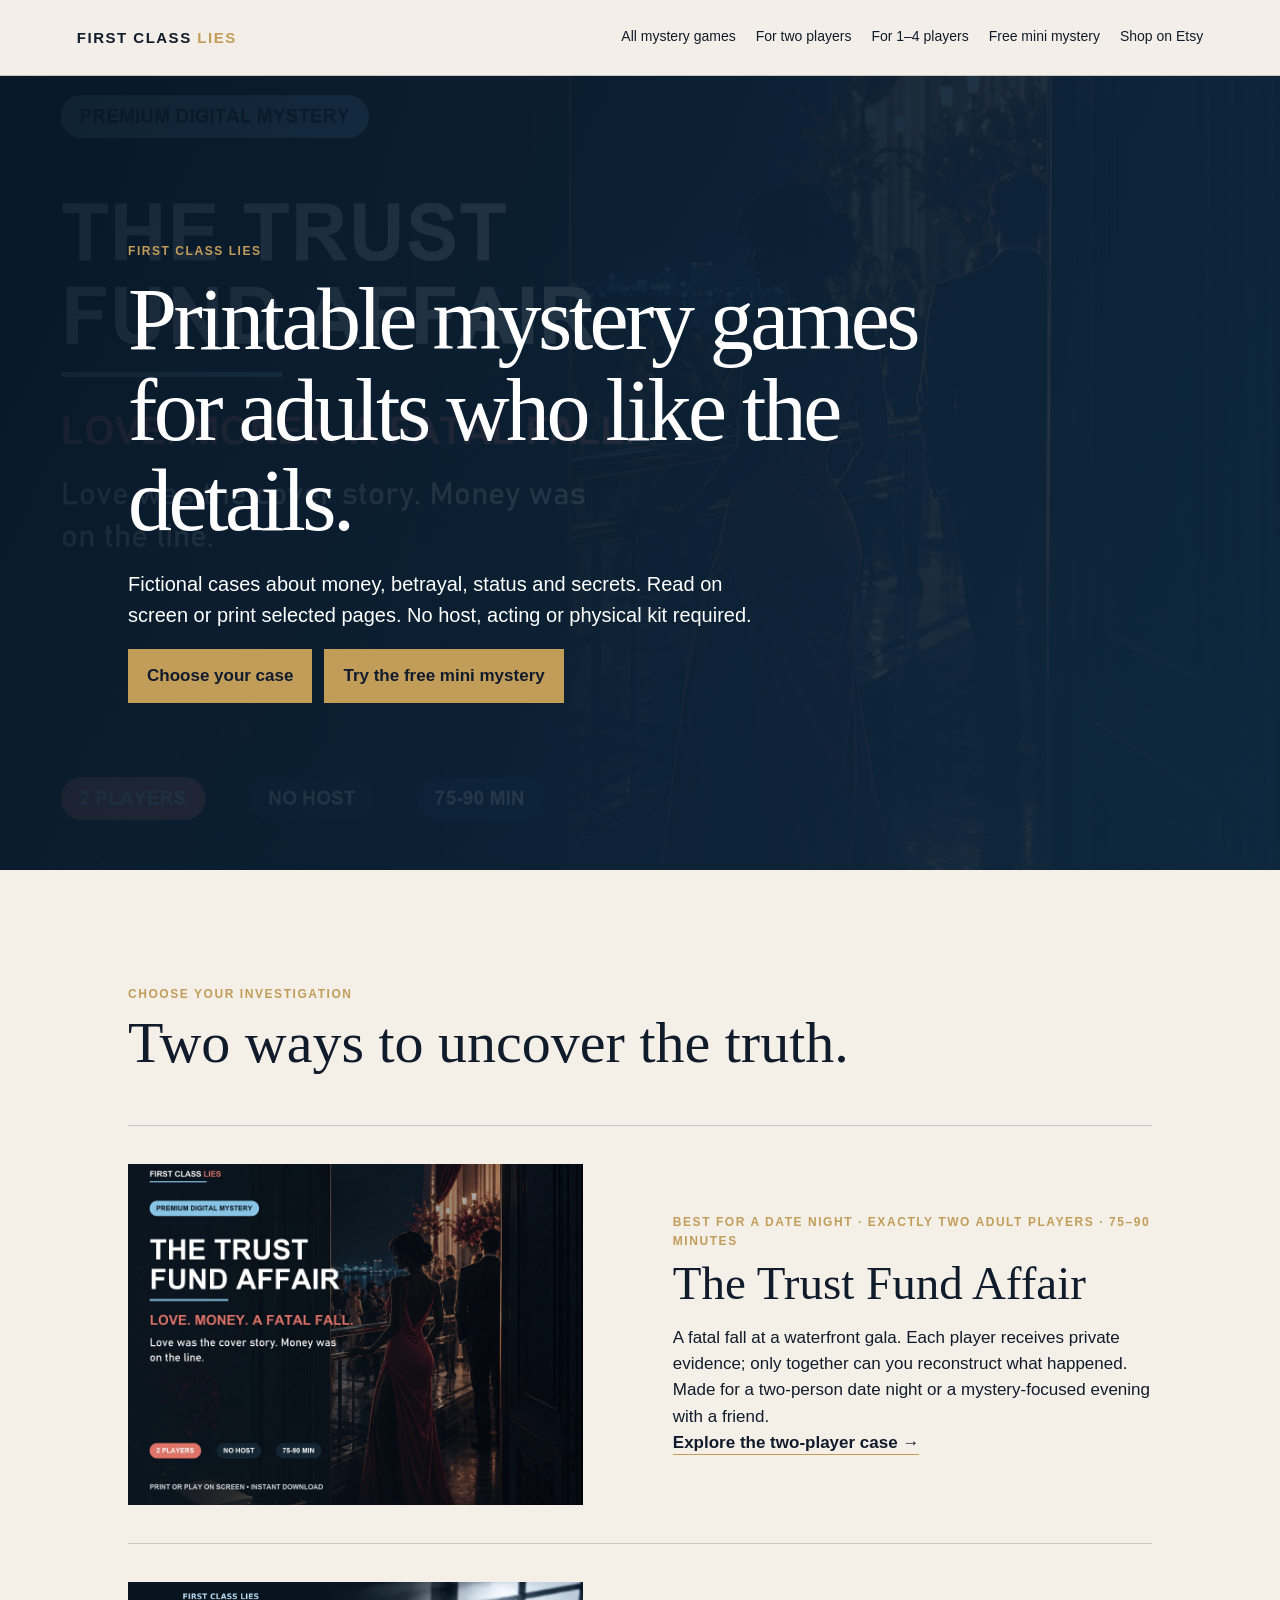
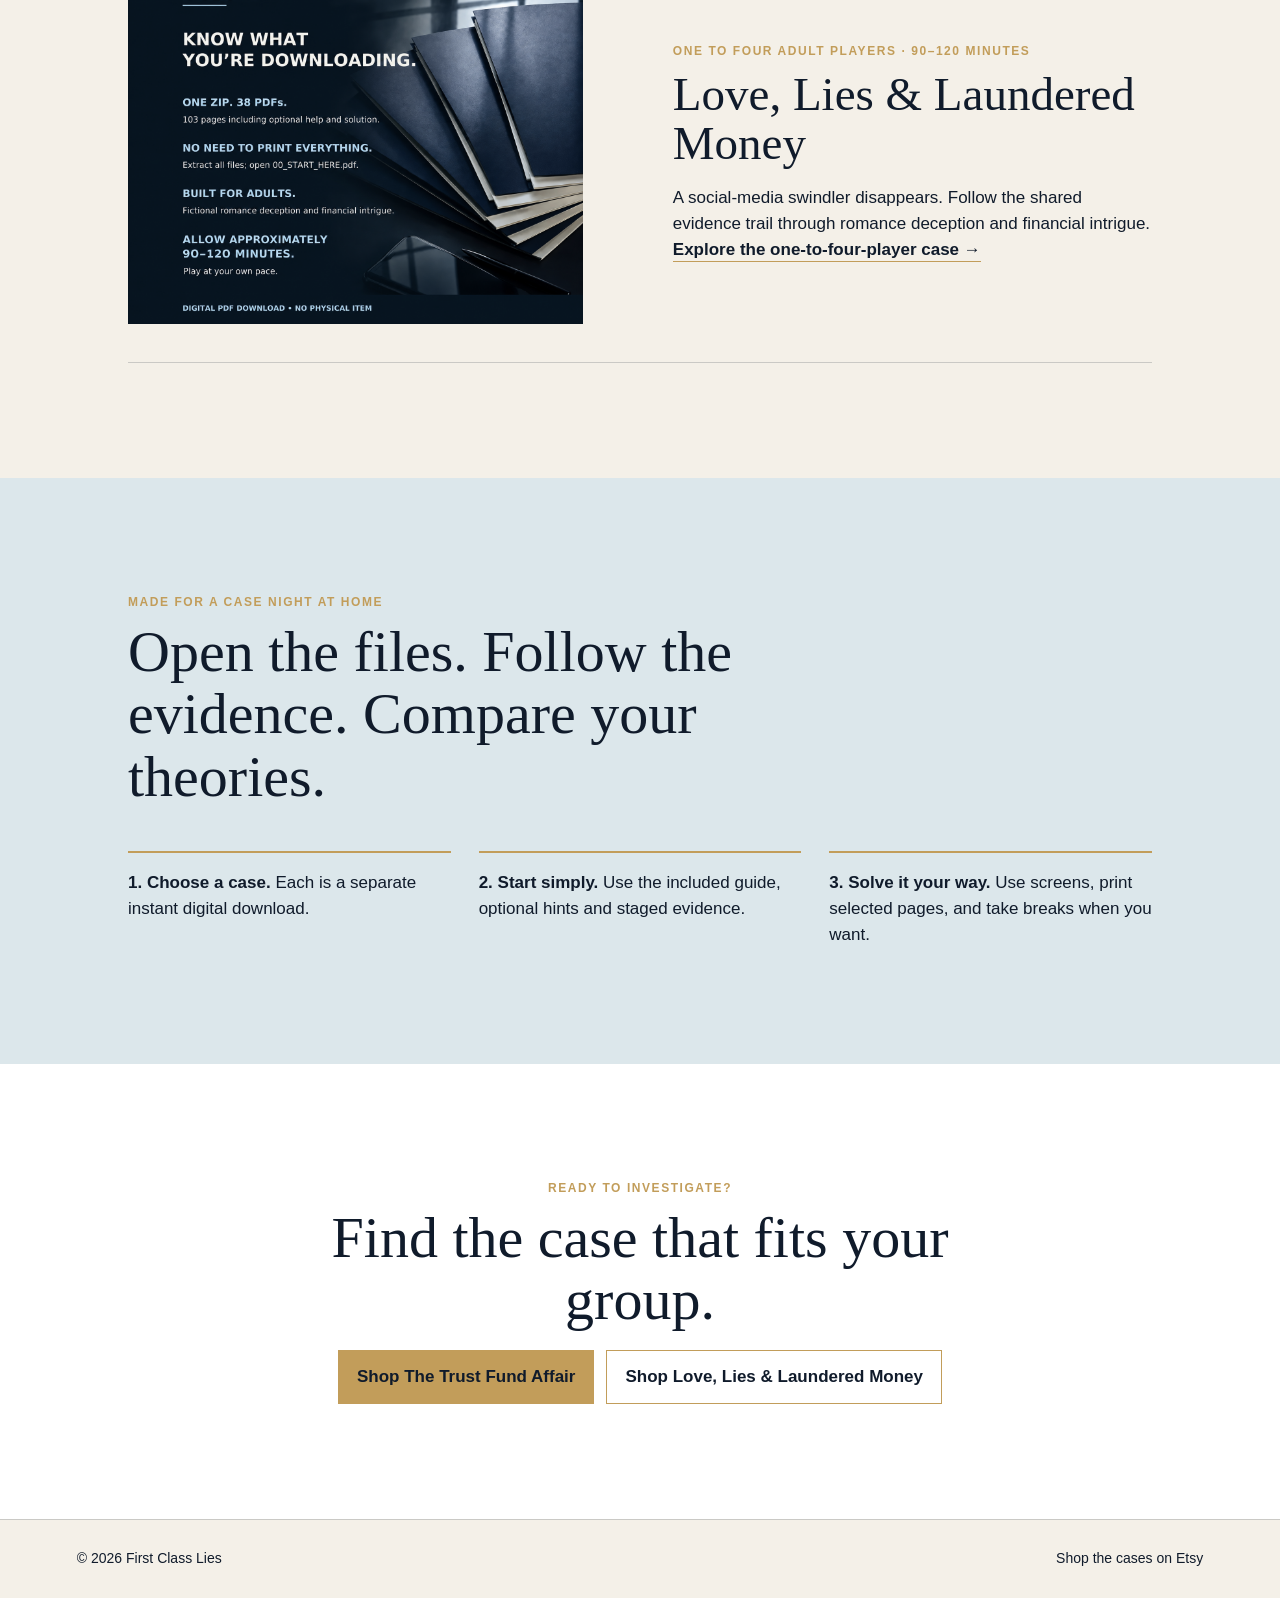
<file: index.html>
<!DOCTYPE html><html lang="en"><head><meta charSet="utf-8"/><meta name="viewport" content="width=device-width, initial-scale=1"/><link rel="preload" href="/trust-fund-case.jpg" as="image"/><link rel="preload" href="/love-lies-case.png" as="image"/><link rel="stylesheet" href="/_next/static/css/index.NVfWSIfI.css" data-rsc-css-href="/_next/static/css/index.NVfWSIfI.css" data-precedence="vite-rsc/importer-resources"/><link rel="modulepreload" fetchPriority="low" href="/_next/static/chunks/index-RnAkbZ2X.js"/><script src="/_next/static/chunks/rolldown-runtime-C60lm6uB.js" type="module" async=""></script><script src="/_next/static/chunks/framework-D_rUT4EX.js" type="module" async=""></script><script src="/_next/static/chunks/app-elements-H_Dr48wG.js" type="module" async=""></script><script src="/_next/static/chunks/hash-Cp347hhd.js" type="module" async=""></script><script src="/_next/static/chunks/record-uXSNv6cl.js" type="module" async=""></script><script src="/_next/static/chunks/app-rsc-cache-busting-D1on3z-T.js" type="module" async=""></script><script src="/_next/static/chunks/app-rsc-render-mode-CvTCGruk.js" type="module" async=""></script><script src="/_next/static/chunks/headers-C_MtfdF4.js" type="module" async=""></script><script src="/_next/static/chunks/protocol-headers-B9-bVeat.js" type="module" async=""></script><script src="/_next/static/chunks/deployment-id-DFhHa9wO.js" type="module" async=""></script><script src="/_next/static/chunks/navigation-errors-D5LMQqDL.js" type="module" async=""></script><link rel="modulepreload" href="/_next/static/chunks/layout-segment-context-RhFK4sGN.js" crossorigin=""/><link rel="modulepreload" href="/_next/static/chunks/link-385LNwHl.js" crossorigin=""/><link rel="modulepreload" href="/_next/static/chunks/app-route-prefetch-policy-ZGUzp7mO.js" crossorigin=""/><link rel="modulepreload" href="/_next/static/chunks/query-DDhZxhdQ.js" crossorigin=""/><title>First Class Lies | Printable Mystery Games for Adults</title><meta name="description" content="Premium printable mystery games for adults. Choose a two-player case or a shared mystery for one to four adults."/><meta name="google-site-verification" content="GK1ERKu0eB01ZQmQpHS7brjux6IkTejGjz5f9nvBj6A"/><meta name="p:domain_verify" content="605ce95a4108009ff75aaf8a3aedfe48"/><script>Object.assign(((self[Symbol.for("vinext.navigationRuntime")]??={bootstrap:{routeManifest:null},functions:{}}).bootstrap.rsc??={rsc:[]}),{params:{},nav:{"pathname":"/","searchParams":[]}})</script><link rel="modulepreload" href="/_next/static/chunks/index-RnAkbZ2X.js" />
</head><body><script type="application/ld+json">{"@context":"https://schema.org","@type":"Organization","name":"First Class Lies","url":"https://firstclasslies.github.io/","sameAs":["https://firstclasslies.etsy.com/","https://www.pinterest.com/firstclassliesmystery/","https://www.youtube.com/@FirstClassLiesMystery"]}</script><header class="site-header"><a href="/" class="brand">FIRST CLASS <em>LIES</em></a><nav aria-label="Main navigation"><a href="/printable-mystery-games-for-adults">All mystery games</a><a href="/trust-fund-affair">For two players</a><a href="/love-lies-laundered-money">For 1–4 players</a><a href="/free-mini-mystery">Free mini mystery</a><a href="https://firstclasslies.etsy.com/?utm_source=first_class_lies_site&amp;utm_medium=organic&amp;utm_campaign=brand_site">Shop on Etsy</a></nav></header><main><section class="hero"><p class="eyebrow">First Class Lies</p><h1>Printable mystery games for adults who like the details.</h1><p class="intro">Fictional cases about money, betrayal, status and secrets. Read on screen or print selected pages. No host, acting or physical kit required.</p><div class="button-row"><a class="button" href="#cases">Choose your case</a><a href="/free-mini-mystery" class="button">Try the free mini mystery</a></div></section><section id="cases" class="cases" aria-labelledby="cases-heading"><div class="section-heading"><p class="eyebrow">Choose your investigation</p><h2 id="cases-heading">Two ways to uncover the truth.</h2></div><article class="case-card"><img src="/trust-fund-case.jpg" alt="The Trust Fund Affair printable mystery game case files"/><div><p class="kicker">Best for a date night · Exactly two adult players · 75–90 minutes</p><h3>The Trust Fund Affair</h3><p>A fatal fall at a waterfront gala. Each player receives private evidence; only together can you reconstruct what happened.</p><p>Made for a two-person date night or a mystery-focused evening with a friend.</p><a href="/trust-fund-affair" class="text-link">Explore the two-player case <span aria-hidden="true">→</span></a></div></article><article class="case-card"><img src="/love-lies-case.png" alt="Love, Lies and Laundered Money printable mystery game evidence files"/><div><p class="kicker">One to four adult players · 90–120 minutes</p><h3>Love, Lies &amp; Laundered Money</h3><p>A social-media swindler disappears. Follow the shared evidence trail through romance deception and financial intrigue.</p><a href="/love-lies-laundered-money" class="text-link">Explore the one-to-four-player case <span aria-hidden="true">→</span></a></div></article></section><section class="how" aria-labelledby="how-heading"><p class="eyebrow">Made for a case night at home</p><h2 id="how-heading">Open the files. Follow the evidence. Compare your theories.</h2><div class="steps"><p><strong>1. Choose a case.</strong> Each is a separate instant digital download.</p><p><strong>2. Start simply.</strong> Use the included guide, optional hints and staged evidence.</p><p><strong>3. Solve it your way.</strong> Use screens, print selected pages, and take breaks when you want.</p></div></section><section class="shop-cta"><p class="eyebrow">Ready to investigate?</p><h2>Find the case that fits your group.</h2><div class="button-row"><a class="button" href="https://www.etsy.com/ca/listing/4569212128/printable-escape-room-for-adults-the?utm_source=first_class_lies_site&amp;utm_medium=organic&amp;utm_campaign=brand_site">Shop The Trust Fund Affair</a><a class="button button-quiet" href="https://www.etsy.com/ca/listing/4569808672/adult-mystery-game-love-lies-laundered?utm_source=first_class_lies_site&amp;utm_medium=organic&amp;utm_campaign=brand_site">Shop Love, Lies &amp; Laundered Money</a></div></section></main><footer><span>© 2026 First Class Lies</span><a href="https://firstclasslies.etsy.com/?utm_source=first_class_lies_site&amp;utm_medium=organic&amp;utm_campaign=brand_site">Shop the cases on Etsy</a></footer><script type="module" src="/_next/static/chunks/index-RnAkbZ2X.js" id="_R_" async=""></script><script>((self[Symbol.for("vinext.navigationRuntime")]??={bootstrap:{routeManifest:null},functions:{}}).bootstrap.rsc??={rsc:[]}).rsc.push("0:{\"page:/\":\"$L1\",\"layout:/\":\"$L2\",\"route:/\":\"$L3\",\"__route\":\"route:/\",\"__interceptionContext\":null,\"__layoutIds\":[\"layout:/\"],\"__rootLayout\":\"/\",\"__bfcacheSegmentIdentities\":{\"layout:/\":\"[\\\"layout\\\",\\\"layout:/\\\",\\\"root-boundary:/\\\",\\\"\\\"]\",\"page:/\":\"[\\\"page\\\",\\\"page:/\\\",\\\"root-boundary:/\\\",\\\"\\\"]\"},\"__srcPage\":[\"page\"],\"__layoutFlags\":{\"layout:/\":\"s\"},\"__artifactCompatibility\":{\"schemaVersion\":1,\"graphVersion\":\"app-route-graph:1177fd80f83fa7b0\",\"deploymentVersion\":\"b65eb98f-8f67-4e37-aa5d-f43bc2dddb83\",\"appElementsSchemaVersion\":1,\"rscPayloadSchemaVersion\":1,\"rootBoundaryId\":\"/\",\"renderEpoch\":null}}\n")</script><script>((self[Symbol.for("vinext.navigationRuntime")]??={bootstrap:{routeManifest:null},functions:{}}).bootstrap.rsc??={rsc:[]}).rsc.push("4:I[\"c2747888630f\",[],\"default\",1]\n")</script><script>((self[Symbol.for("vinext.navigationRuntime")]??={bootstrap:{routeManifest:null},functions:{}}).bootstrap.rsc??={rsc:[]}).rsc.push("5:I[\"8c0f216c4604\",[],\"Children\",1]\n")</script><script>((self[Symbol.for("vinext.navigationRuntime")]??={bootstrap:{routeManifest:null},functions:{}}).bootstrap.rsc??={rsc:[]}).rsc.push("6:I[\"593f344dc510\",[],\"GlobalErrorBoundary\",1]\n")</script><script>((self[Symbol.for("vinext.navigationRuntime")]??={bootstrap:{routeManifest:null},functions:{}}).bootstrap.rsc??={rsc:[]}).rsc.push("7:I[\"0b874ad30386\",[],\"default\",1]\n")</script><script>((self[Symbol.for("vinext.navigationRuntime")]??={bootstrap:{routeManifest:null},functions:{}}).bootstrap.rsc??={rsc:[]}).rsc.push("8:I[\"593f344dc510\",[],\"ErrorBoundary\",1]\n")</script><script>((self[Symbol.for("vinext.navigationRuntime")]??={bootstrap:{routeManifest:null},functions:{}}).bootstrap.rsc??={rsc:[]}).rsc.push("9:I[\"15c18cfaeeff\",[],\"LayoutSegmentProvider\",1]\n")</script><script>((self[Symbol.for("vinext.navigationRuntime")]??={bootstrap:{routeManifest:null},functions:{}}).bootstrap.rsc??={rsc:[]}).rsc.push("a:I[\"8c0f216c4604\",[],\"Slot\",1]\n")</script><script>((self[Symbol.for("vinext.navigationRuntime")]??={bootstrap:{routeManifest:null},functions:{}}).bootstrap.rsc??={rsc:[]}).rsc.push("b:I[\"593f344dc510\",[],\"NotFoundBoundary\",1]\n")</script><script>((self[Symbol.for("vinext.navigationRuntime")]??={bootstrap:{routeManifest:null},functions:{}}).bootstrap.rsc??={rsc:[]}).rsc.push("c:I[\"9276801271d6\",[],\"AppRouterScrollTarget\",1]\n")</script><script>((self[Symbol.for("vinext.navigationRuntime")]??={bootstrap:{routeManifest:null},functions:{}}).bootstrap.rsc??={rsc:[]}).rsc.push("d:I[\"593f344dc510\",[],\"RedirectBoundary\",1]\n")</script><script>((self[Symbol.for("vinext.navigationRuntime")]??={bootstrap:{routeManifest:null},functions:{}}).bootstrap.rsc??={rsc:[]}).rsc.push(":HL[\"/_next/static/css/index.NVfWSIfI.css\",\"style\"     ]\n")</script><script>((self[Symbol.for("vinext.navigationRuntime")]??={bootstrap:{routeManifest:null},functions:{}}).bootstrap.rsc??={rsc:[]}).rsc.push("2:[[[\"$\",\"link\",\"css:/_next/static/css/index.NVfWSIfI.css\",{\"rel\":\"stylesheet\",\"precedence\":\"vite-rsc/importer-resources\",\"href\":\"/_next/static/css/index.NVfWSIfI.css\",\"data-rsc-css-href\":\"/_next/static/css/index.NVfWSIfI.css\"}],\"$undefined\"],[\"$\",\"html\",null,{\"lang\":\"en\",\"children\":[\"$\",\"body\",null,{\"children\":[[\"$\",\"script\",null,{\"type\":\"application/ld+json\",\"dangerouslySetInnerHTML\":{\"__html\":\"{\\\"@context\\\":\\\"https://schema.org\\\",\\\"@type\\\":\\\"Organization\\\",\\\"name\\\":\\\"First Class Lies\\\",\\\"url\\\":\\\"https://firstclasslies.github.io/\\\",\\\"sameAs\\\":[\\\"https://firstclasslies.etsy.com/\\\",\\\"https://www.pinterest.com/firstclassliesmystery/\\\",\\\"https://www.youtube.com/@FirstClassLiesMystery\\\"]}\"}}],[\"$\",\"header\",null,{\"className\":\"site-header\",\"children\":[[\"$\",\"$L4\",null,{\"href\":\"/\",\"className\":\"brand\",\"children\":[\"FIRST CLASS \",[\"$\",\"em\",null,{\"children\":\"LIES\"}]]}],[\"$\",\"nav\",null,{\"aria-label\":\"Main navigation\",\"children\":[[\"$\",\"$L4\",null,{\"href\":\"/printable-mystery-games-for-adults\",\"children\":\"All mystery games\"}],[\"$\",\"$L4\",null,{\"href\":\"/trust-fund-affair\",\"children\":\"For two players\"}],[\"$\",\"$L4\",null,{\"href\":\"/love-lies-laundered-money\",\"children\":\"For 1–4 players\"}],[\"$\",\"$L4\",null,{\"href\":\"/free-mini-mystery\",\"children\":\"Free mini mystery\"}],[\"$\",\"a\",null,{\"href\":\"https://firstclasslies.etsy.com/?utm_source=first_class_lies_site\u0026utm_medium=organic\u0026utm_campaign=brand_site\",\"children\":\"Shop on Etsy\"}]]}]]}],[\"$\",\"$L5\",null,{}],[\"$\",\"footer\",null,{\"children\":[[\"$\",\"span\",null,{\"children\":\"© 2026 First Class Lies\"}],[\"$\",\"a\",null,{\"href\":\"https://firstclasslies.etsy.com/?utm_source=first_class_lies_site\u0026utm_medium=organic\u0026utm_campaign=brand_site\",\"children\":\"Shop the cases on Etsy\"}]]}]]}]}]]\n")</script><script>((self[Symbol.for("vinext.navigationRuntime")]??={bootstrap:{routeManifest:null},functions:{}}).bootstrap.rsc??={rsc:[]}).rsc.push("3:[[[\"$\",\"meta\",null,{\"charSet\":\"utf-8\"}],[[\"$\",\"title\",\"0\",{\"children\":\"First Class Lies | Printable Mystery Games for Adults\"}],[\"$\",\"meta\",\"1\",{\"name\":\"description\",\"content\":\"Premium printable mystery games for adults. Choose a two-player case or a shared mystery for one to four adults.\"}],[\"$\",\"meta\",\"2\",{\"name\":\"google-site-verification\",\"content\":\"GK1ERKu0eB01ZQmQpHS7brjux6IkTejGjz5f9nvBj6A\"}],[\"$\",\"meta\",\"3\",{\"name\":\"p:domain_verify\",\"content\":\"605ce95a4108009ff75aaf8a3aedfe48\"}]],[[\"$\",\"meta\",\"0\",{\"name\":\"viewport\",\"content\":\"width=device-width, initial-scale=1\"}]]],[\"$\",\"$L6\",null,{\"fallback\":\"$7\",\"children\":[\"$\",\"$L8\",null,{\"fallback\":\"$7\",\"children\":[\"$\",\"$L9\",null,{\"providerId\":\"layout:/\",\"segmentMap\":{\"children\":[]},\"children\":[\"$\",\"$La\",null,{\"id\":\"layout:/\",\"parallelSlots\":\"$undefined\",\"children\":[\"$\",\"$Lb\",null,{\"resetKey\":\"\",\"fallback\":[[\"$\",\"title\",null,{\"children\":\"404: This page could not be found.\"}],[\"$\",\"div\",null,{\"style\":{\"fontFamily\":\"system-ui,\\\"Segoe UI\\\",Roboto,Helvetica,Arial,sans-serif,\\\"Apple Color Emoji\\\",\\\"Segoe UI Emoji\\\"\",\"height\":\"100vh\",\"textAlign\":\"center\",\"display\":\"flex\",\"flexDirection\":\"column\",\"alignItems\":\"center\",\"justifyContent\":\"center\"},\"children\":[\"$\",\"div\",null,{\"children\":[[\"$\",\"style\",null,{\"dangerouslySetInnerHTML\":{\"__html\":\"body{color:#000;background:#fff;margin:0}.next-error-h1{border-right:1px solid rgba(0,0,0,.3)}@media (prefers-color-scheme:dark){body{color:#fff;background:#000}.next-error-h1{border-right:1px solid rgba(255,255,255,.3)}}\"}}],[\"$\",\"h1\",null,{\"className\":\"next-error-h1\",\"style\":{\"display\":\"inline-block\",\"margin\":\"0 20px 0 0\",\"padding\":\"0 23px 0 0\",\"fontSize\":24,\"fontWeight\":500,\"verticalAlign\":\"top\",\"lineHeight\":\"49px\"},\"children\":404}],[\"$\",\"div\",null,{\"style\":{\"display\":\"inline-block\"},\"children\":[\"$\",\"h2\",null,{\"style\":{\"fontSize\":14,\"fontWeight\":400,\"lineHeight\":\"49px\",\"margin\":0},\"children\":\"This page could not be found.\"}]}]]}]}]],\"children\":[\"$\",\"$Lc\",null,{\"children\":[\"$\",\"$Ld\",null,{\"children\":[[\"$\",\"$L9\",null,{\"providerId\":\"page:/\",\"segmentMap\":{\"children\":[\"__PAGE__\"]},\"children\":[\"$\",\"$La\",null,{\"id\":\"page:/\"}]}],null]}]}]}]}]}]}]}],null,null]\n")</script><script>((self[Symbol.for("vinext.navigationRuntime")]??={bootstrap:{routeManifest:null},functions:{}}).bootstrap.rsc??={rsc:[]}).rsc.push(":HL[\"/trust-fund-case.jpg\",\"image\"]\n")</script><script>((self[Symbol.for("vinext.navigationRuntime")]??={bootstrap:{routeManifest:null},functions:{}}).bootstrap.rsc??={rsc:[]}).rsc.push(":HL[\"/love-lies-case.png\",\"image\"]\n")</script><script>((self[Symbol.for("vinext.navigationRuntime")]??={bootstrap:{routeManifest:null},functions:{}}).bootstrap.rsc??={rsc:[]}).rsc.push("1:[\"$\",\"main\",null,{\"children\":[[\"$\",\"section\",null,{\"className\":\"hero\",\"children\":[[\"$\",\"p\",null,{\"className\":\"eyebrow\",\"children\":\"First Class Lies\"}],[\"$\",\"h1\",null,{\"children\":\"Printable mystery games for adults who like the details.\"}],[\"$\",\"p\",null,{\"className\":\"intro\",\"children\":\"Fictional cases about money, betrayal, status and secrets. Read on screen or print selected pages. No host, acting or physical kit required.\"}],[\"$\",\"div\",null,{\"className\":\"button-row\",\"children\":[[\"$\",\"a\",null,{\"className\":\"button\",\"href\":\"#cases\",\"children\":\"Choose your case\"}],[\"$\",\"$L4\",null,{\"className\":\"button\",\"href\":\"/free-mini-mystery\",\"children\":\"Try the free mini mystery\"}]]}]]}],[\"$\",\"section\",null,{\"id\":\"cases\",\"className\":\"cases\",\"aria-labelledby\":\"cases-heading\",\"children\":[[\"$\",\"div\",null,{\"className\":\"section-heading\",\"children\":[[\"$\",\"p\",null,{\"className\":\"eyebrow\",\"children\":\"Choose your investigation\"}],[\"$\",\"h2\",null,{\"id\":\"cases-heading\",\"children\":\"Two ways to uncover the truth.\"}]]}],[\"$\",\"article\",null,{\"className\":\"case-card\",\"children\":[[\"$\",\"img\",null,{\"src\":\"/trust-fund-case.jpg\",\"alt\":\"The Trust Fund Affair printable mystery game case files\"}],[\"$\",\"div\",null,{\"children\":[[\"$\",\"p\",null,{\"className\":\"kicker\",\"children\":\"Best for a date night · Exactly two adult players · 75–90 minutes\"}],[\"$\",\"h3\",null,{\"children\":\"The Trust Fund Affair\"}],[\"$\",\"p\",null,{\"children\":\"A fatal fall at a waterfront gala. Each player receives private evidence; only together can you reconstruct what happened.\"}],[\"$\",\"p\",null,{\"children\":\"Made for a two-person date night or a mystery-focused evening with a friend.\"}],[\"$\",\"$L4\",null,{\"href\":\"/trust-fund-affair\",\"className\":\"text-link\",\"children\":[\"Explore the two-player case \",[\"$\",\"span\",null,{\"aria-hidden\":\"true\",\"children\":\"→\"}]]}]]}]]}],[\"$\",\"article\",null,{\"className\":\"case-card\",\"children\":[[\"$\",\"img\",null,{\"src\":\"/love-lies-case.png\",\"alt\":\"Love, Lies and Laundered Money printable mystery game evidence files\"}],[\"$\",\"div\",null,{\"children\":[[\"$\",\"p\",null,{\"className\":\"kicker\",\"children\":\"One to four adult players · 90–120 minutes\"}],[\"$\",\"h3\",null,{\"children\":\"Love, Lies \u0026 Laundered Money\"}],[\"$\",\"p\",null,{\"children\":\"A social-media swindler disappears. Follow the shared evidence trail through romance deception and financial intrigue.\"}],[\"$\",\"$L4\",null,{\"href\":\"/love-lies-laundered-money\",\"className\":\"text-link\",\"children\":[\"Explore the one-to-four-player case \",[\"$\",\"span\",null,{\"aria-hidden\":\"true\",\"children\":\"→\"}]]}]]}]]}]]}],[\"$\",\"section\",null,{\"className\":\"how\",\"aria-labelledby\":\"how-heading\",\"children\":[[\"$\",\"p\",null,{\"className\":\"eyebrow\",\"children\":\"Made for a case night at home\"}],[\"$\",\"h2\",null,{\"id\":\"how-heading\",\"children\":\"Open the files. Follow the evidence. Compare your theories.\"}],[\"$\",\"div\",null,{\"className\":\"steps\",\"children\":[[\"$\",\"p\",null,{\"children\":[[\"$\",\"strong\",null,{\"children\":\"1. Choose a case.\"}],\" Each is a separate instant digital download.\"]}],[\"$\",\"p\",null,{\"children\":[[\"$\",\"strong\",null,{\"children\":\"2. Start simply.\"}],\" Use the included guide, optional hints and staged evidence.\"]}],[\"$\",\"p\",null,{\"children\":[[\"$\",\"strong\",null,{\"children\":\"3. Solve it your way.\"}],\" Use screens, print selected pages, and take breaks when you want.\"]}]]}]]}],[\"$\",\"section\",null,{\"className\":\"shop-cta\",\"children\":[[\"$\",\"p\",null,{\"className\":\"eyebrow\",\"children\":\"Ready to investigate?\"}],[\"$\",\"h2\",null,{\"children\":\"Find the case that fits your group.\"}],[\"$\",\"div\",null,{\"className\":\"button-row\",\"children\":[[\"$\",\"a\",null,{\"className\":\"button\",\"href\":\"https://www.etsy.com/ca/listing/4569212128/printable-escape-room-for-adults-the?utm_source=first_class_lies_site\u0026utm_medium=organic\u0026utm_campaign=brand_site\",\"children\":\"Shop The Trust Fund Affair\"}],[\"$\",\"a\",null,{\"className\":\"button button-quiet\",\"href\":\"https://www.etsy.com/ca/listing/4569808672/adult-mystery-game-love-lies-laundered?utm_source=first_class_lies_site\u0026utm_medium=organic\u0026utm_campaign=brand_site\",\"children\":\"Shop Love, Lies \u0026 Laundered Money\"}]]}]]}]]}]\n")</script><script>Object.assign(((self[Symbol.for("vinext.navigationRuntime")]??={bootstrap:{routeManifest:null},functions:{}}).bootstrap.rsc??={rsc:[]}),{"initialCacheKind":"static"});((self[Symbol.for("vinext.navigationRuntime")]??={bootstrap:{routeManifest:null},functions:{}}).bootstrap.rsc??={rsc:[]}).done=true</script></body></html>
</file>
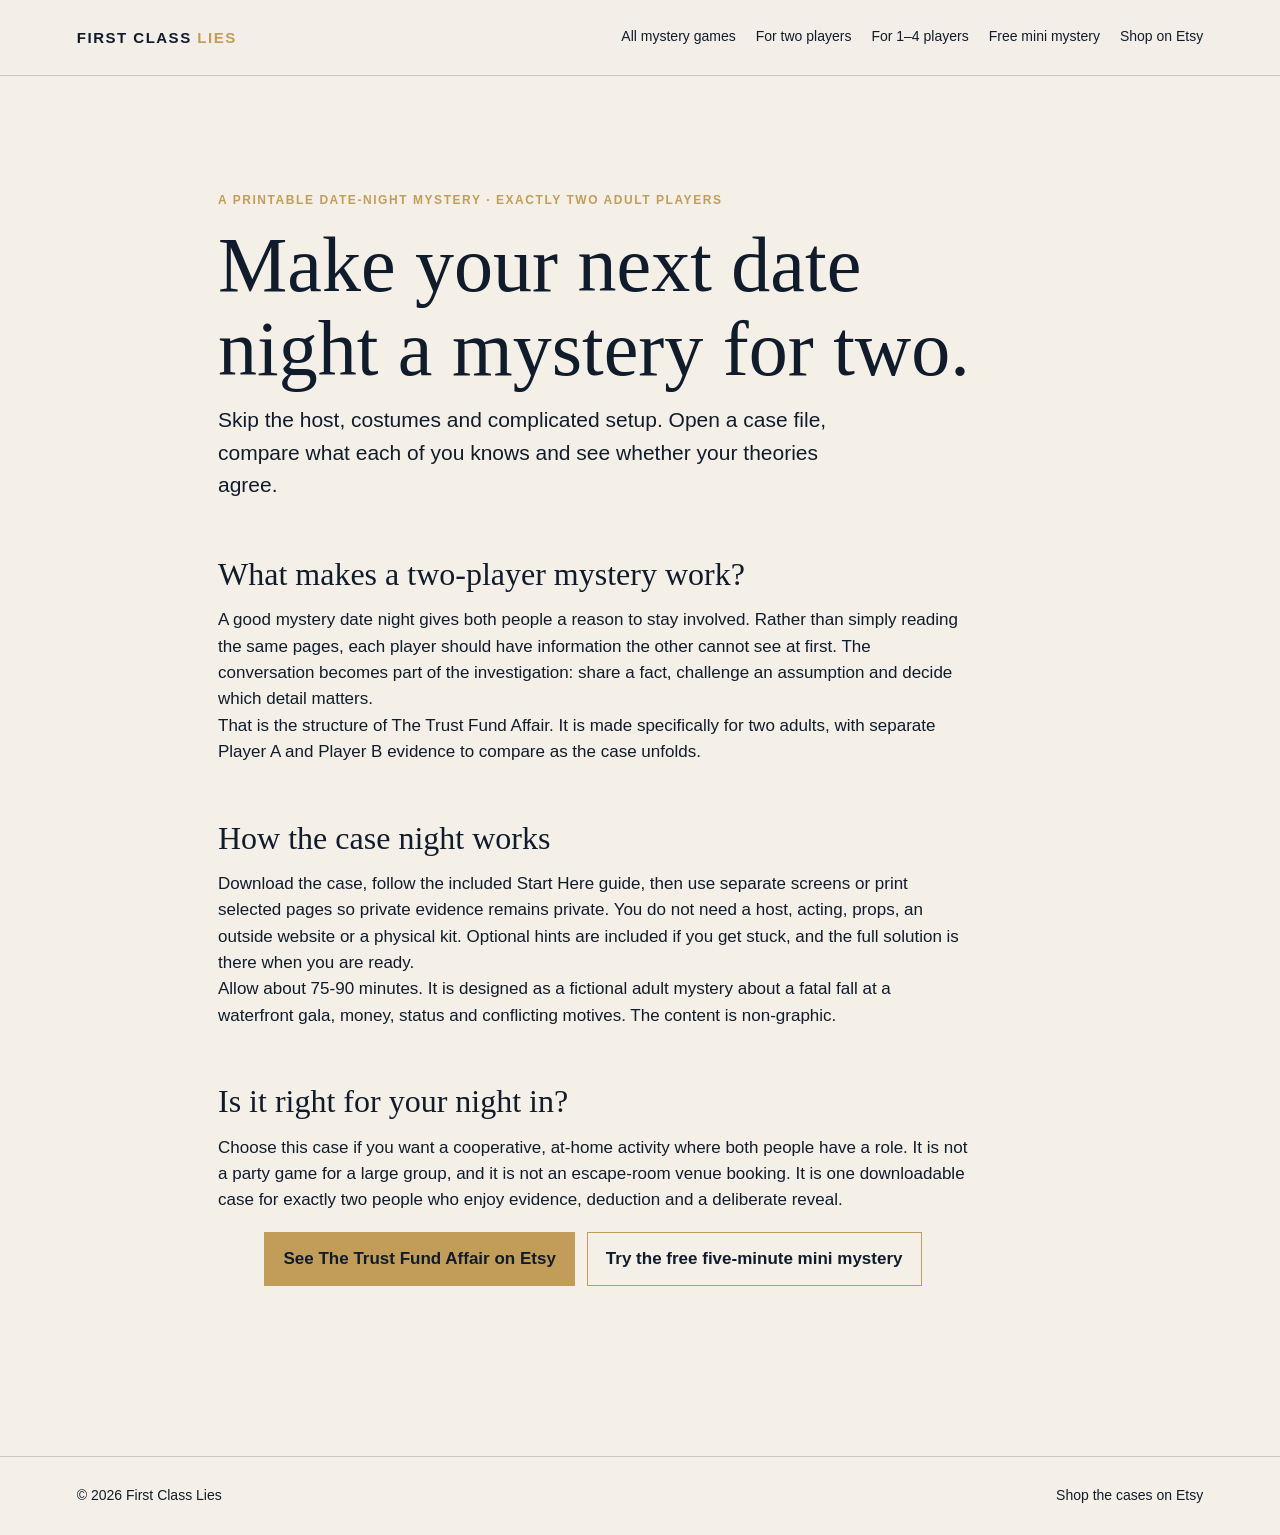
<file: date-night-mystery-game-for-two/index.html>
<!DOCTYPE html><html lang="en"><head><meta charSet="utf-8"/><meta name="viewport" content="width=device-width, initial-scale=1"/><link rel="stylesheet" href="/_next/static/css/index.NVfWSIfI.css" data-rsc-css-href="/_next/static/css/index.NVfWSIfI.css" data-precedence="vite-rsc/importer-resources"/><link rel="modulepreload" fetchPriority="low" href="/_next/static/chunks/index-RnAkbZ2X.js"/><script src="/_next/static/chunks/rolldown-runtime-C60lm6uB.js" type="module" async=""></script><script src="/_next/static/chunks/framework-D_rUT4EX.js" type="module" async=""></script><script src="/_next/static/chunks/app-elements-H_Dr48wG.js" type="module" async=""></script><script src="/_next/static/chunks/hash-Cp347hhd.js" type="module" async=""></script><script src="/_next/static/chunks/record-uXSNv6cl.js" type="module" async=""></script><script src="/_next/static/chunks/app-rsc-cache-busting-D1on3z-T.js" type="module" async=""></script><script src="/_next/static/chunks/app-rsc-render-mode-CvTCGruk.js" type="module" async=""></script><script src="/_next/static/chunks/headers-C_MtfdF4.js" type="module" async=""></script><script src="/_next/static/chunks/protocol-headers-B9-bVeat.js" type="module" async=""></script><script src="/_next/static/chunks/deployment-id-DFhHa9wO.js" type="module" async=""></script><script src="/_next/static/chunks/navigation-errors-D5LMQqDL.js" type="module" async=""></script><link rel="modulepreload" href="/_next/static/chunks/layout-segment-context-RhFK4sGN.js" crossorigin=""/><link rel="modulepreload" href="/_next/static/chunks/link-385LNwHl.js" crossorigin=""/><link rel="modulepreload" href="/_next/static/chunks/app-route-prefetch-policy-ZGUzp7mO.js" crossorigin=""/><link rel="modulepreload" href="/_next/static/chunks/query-DDhZxhdQ.js" crossorigin=""/><title>Printable Mystery Date Night Game for Two Adults | First Class Lies</title><meta name="description" content="Plan a mystery-game date night for two with a printable case, private evidence, optional hints and no host or acting required."/><meta property="og:title" content="Printable Mystery Date Night Game for Two Adults"/><meta property="og:description" content="A two-player printable case with private evidence, optional hints and no host or acting required."/><meta property="og:image" content="https://firstclasslies.github.io/trust-fund-date-night-pinterest.png"/><meta property="og:image:width" content="1024"/><meta property="og:image:height" content="1536"/><meta property="og:image:alt" content="Couple investigating a mystery at a waterfront gala"/><meta name="twitter:card" content="summary_large_image"/><meta name="twitter:title" content="Printable Mystery Date Night Game for Two Adults"/><meta name="twitter:description" content="A two-player printable case with private evidence, optional hints and no host or acting required."/><meta name="twitter:image" content="https://firstclasslies.github.io/trust-fund-date-night-pinterest.png"/><link rel="canonical" href="https://firstclasslies.github.io/date-night-mystery-game-for-two"/><meta name="google-site-verification" content="GK1ERKu0eB01ZQmQpHS7brjux6IkTejGjz5f9nvBj6A"/><meta name="p:domain_verify" content="605ce95a4108009ff75aaf8a3aedfe48"/><script>Object.assign(((self[Symbol.for("vinext.navigationRuntime")]??={bootstrap:{routeManifest:null},functions:{}}).bootstrap.rsc??={rsc:[]}),{params:{},nav:{"pathname":"/date-night-mystery-game-for-two","searchParams":[]}})</script><link rel="modulepreload" href="/_next/static/chunks/index-RnAkbZ2X.js" />
</head><body><script type="application/ld+json">{"@context":"https://schema.org","@type":"Organization","name":"First Class Lies","url":"https://firstclasslies.github.io/","sameAs":["https://firstclasslies.etsy.com/","https://www.pinterest.com/firstclassliesmystery/","https://www.youtube.com/@FirstClassLiesMystery"]}</script><header class="site-header"><a href="/" class="brand">FIRST CLASS <em>LIES</em></a><nav aria-label="Main navigation"><a href="/printable-mystery-games-for-adults">All mystery games</a><a href="/trust-fund-affair">For two players</a><a href="/love-lies-laundered-money">For 1–4 players</a><a href="/free-mini-mystery">Free mini mystery</a><a href="https://firstclasslies.etsy.com/?utm_source=first_class_lies_site&amp;utm_medium=organic&amp;utm_campaign=brand_site">Shop on Etsy</a></nav></header><main class="detail"><p class="eyebrow">A printable date-night mystery · exactly two adult players</p><h1>Make your next date night a mystery for two.</h1><p class="lead">Skip the host, costumes and complicated setup. Open a case file, compare what each of you knows and see whether your theories agree.</p><section><h2>What makes a two-player mystery work?</h2><p>A good mystery date night gives both people a reason to stay involved. Rather than simply reading the same pages, each player should have information the other cannot see at first. The conversation becomes part of the investigation: share a fact, challenge an assumption and decide which detail matters.</p><p>That is the structure of <a href="/trust-fund-affair">The Trust Fund Affair</a>. It is made specifically for two adults, with separate Player A and Player B evidence to compare as the case unfolds.</p></section><section><h2>How the case night works</h2><p>Download the case, follow the included Start Here guide, then use separate screens or print selected pages so private evidence remains private. You do not need a host, acting, props, an outside website or a physical kit. Optional hints are included if you get stuck, and the full solution is there when you are ready.</p><p>Allow about 75-90 minutes. It is designed as a fictional adult mystery about a fatal fall at a waterfront gala, money, status and conflicting motives. The content is non-graphic.</p></section><section><h2>Is it right for your night in?</h2><p>Choose this case if you want a cooperative, at-home activity where both people have a role. It is not a party game for a large group, and it is not an escape-room venue booking. It is one downloadable case for exactly two people who enjoy evidence, deduction and a deliberate reveal.</p><div class="button-row"><a class="button" href="https://www.etsy.com/ca/listing/4569212128/printable-escape-room-for-adults-the?utm_source=first_class_lies_site&amp;utm_medium=organic_date_night_guide&amp;utm_campaign=trust_fund_two_player">See The Trust Fund Affair on Etsy</a><a href="/free-mini-mystery" class="button button-quiet">Try the free five-minute mini mystery</a></div></section></main><footer><span>© 2026 First Class Lies</span><a href="https://firstclasslies.etsy.com/?utm_source=first_class_lies_site&amp;utm_medium=organic&amp;utm_campaign=brand_site">Shop the cases on Etsy</a></footer><script type="module" src="/_next/static/chunks/index-RnAkbZ2X.js" id="_R_" async=""></script><script>((self[Symbol.for("vinext.navigationRuntime")]??={bootstrap:{routeManifest:null},functions:{}}).bootstrap.rsc??={rsc:[]}).rsc.push("0:{\"page:/date-night-mystery-game-for-two\":\"$L1\",\"layout:/\":\"$L2\",\"route:/date-night-mystery-game-for-two\":\"$L3\",\"__route\":\"route:/date-night-mystery-game-for-two\",\"__interceptionContext\":null,\"__layoutIds\":[\"layout:/\"],\"__rootLayout\":\"/\",\"__bfcacheSegmentIdentities\":{\"layout:/\":\"[\\\"layout\\\",\\\"layout:/\\\",\\\"root-boundary:/\\\",\\\"\\\"]\",\"page:/date-night-mystery-game-for-two\":\"[\\\"page\\\",\\\"page:/date-night-mystery-game-for-two\\\",\\\"root-boundary:/\\\",\\\"[\\\\\\\"date-night-mystery-game-for-two\\\\\\\"]\\\"]\"},\"__srcPage\":[\"date-night-mystery-game-for-two\",\"page\"],\"__layoutFlags\":{\"layout:/\":\"s\"},\"__artifactCompatibility\":{\"schemaVersion\":1,\"graphVersion\":\"app-route-graph:19180c0c38e397e0\",\"deploymentVersion\":\"b65eb98f-8f67-4e37-aa5d-f43bc2dddb83\",\"appElementsSchemaVersion\":1,\"rscPayloadSchemaVersion\":1,\"rootBoundaryId\":\"/\",\"renderEpoch\":null}}\n")</script><script>((self[Symbol.for("vinext.navigationRuntime")]??={bootstrap:{routeManifest:null},functions:{}}).bootstrap.rsc??={rsc:[]}).rsc.push("4:I[\"c2747888630f\",[],\"default\",1]\n")</script><script>((self[Symbol.for("vinext.navigationRuntime")]??={bootstrap:{routeManifest:null},functions:{}}).bootstrap.rsc??={rsc:[]}).rsc.push("5:I[\"8c0f216c4604\",[],\"Children\",1]\n")</script><script>((self[Symbol.for("vinext.navigationRuntime")]??={bootstrap:{routeManifest:null},functions:{}}).bootstrap.rsc??={rsc:[]}).rsc.push("6:I[\"593f344dc510\",[],\"GlobalErrorBoundary\",1]\n")</script><script>((self[Symbol.for("vinext.navigationRuntime")]??={bootstrap:{routeManifest:null},functions:{}}).bootstrap.rsc??={rsc:[]}).rsc.push("7:I[\"0b874ad30386\",[],\"default\",1]\n")</script><script>((self[Symbol.for("vinext.navigationRuntime")]??={bootstrap:{routeManifest:null},functions:{}}).bootstrap.rsc??={rsc:[]}).rsc.push("8:I[\"593f344dc510\",[],\"ErrorBoundary\",1]\n")</script><script>((self[Symbol.for("vinext.navigationRuntime")]??={bootstrap:{routeManifest:null},functions:{}}).bootstrap.rsc??={rsc:[]}).rsc.push("9:I[\"15c18cfaeeff\",[],\"LayoutSegmentProvider\",1]\n")</script><script>((self[Symbol.for("vinext.navigationRuntime")]??={bootstrap:{routeManifest:null},functions:{}}).bootstrap.rsc??={rsc:[]}).rsc.push("a:I[\"8c0f216c4604\",[],\"Slot\",1]\n")</script><script>((self[Symbol.for("vinext.navigationRuntime")]??={bootstrap:{routeManifest:null},functions:{}}).bootstrap.rsc??={rsc:[]}).rsc.push("b:I[\"593f344dc510\",[],\"NotFoundBoundary\",1]\n")</script><script>((self[Symbol.for("vinext.navigationRuntime")]??={bootstrap:{routeManifest:null},functions:{}}).bootstrap.rsc??={rsc:[]}).rsc.push("c:I[\"9276801271d6\",[],\"AppRouterScrollTarget\",1]\n")</script><script>((self[Symbol.for("vinext.navigationRuntime")]??={bootstrap:{routeManifest:null},functions:{}}).bootstrap.rsc??={rsc:[]}).rsc.push("d:I[\"593f344dc510\",[],\"RedirectBoundary\",1]\n")</script><script>((self[Symbol.for("vinext.navigationRuntime")]??={bootstrap:{routeManifest:null},functions:{}}).bootstrap.rsc??={rsc:[]}).rsc.push(":HL[\"/_next/static/css/index.NVfWSIfI.css\",\"style\"     ]\n")</script><script>((self[Symbol.for("vinext.navigationRuntime")]??={bootstrap:{routeManifest:null},functions:{}}).bootstrap.rsc??={rsc:[]}).rsc.push("2:[[[\"$\",\"link\",\"css:/_next/static/css/index.NVfWSIfI.css\",{\"rel\":\"stylesheet\",\"precedence\":\"vite-rsc/importer-resources\",\"href\":\"/_next/static/css/index.NVfWSIfI.css\",\"data-rsc-css-href\":\"/_next/static/css/index.NVfWSIfI.css\"}],\"$undefined\"],[\"$\",\"html\",null,{\"lang\":\"en\",\"children\":[\"$\",\"body\",null,{\"children\":[[\"$\",\"script\",null,{\"type\":\"application/ld+json\",\"dangerouslySetInnerHTML\":{\"__html\":\"{\\\"@context\\\":\\\"https://schema.org\\\",\\\"@type\\\":\\\"Organization\\\",\\\"name\\\":\\\"First Class Lies\\\",\\\"url\\\":\\\"https://firstclasslies.github.io/\\\",\\\"sameAs\\\":[\\\"https://firstclasslies.etsy.com/\\\",\\\"https://www.pinterest.com/firstclassliesmystery/\\\",\\\"https://www.youtube.com/@FirstClassLiesMystery\\\"]}\"}}],[\"$\",\"header\",null,{\"className\":\"site-header\",\"children\":[[\"$\",\"$L4\",null,{\"href\":\"/\",\"className\":\"brand\",\"children\":[\"FIRST CLASS \",[\"$\",\"em\",null,{\"children\":\"LIES\"}]]}],[\"$\",\"nav\",null,{\"aria-label\":\"Main navigation\",\"children\":[[\"$\",\"$L4\",null,{\"href\":\"/printable-mystery-games-for-adults\",\"children\":\"All mystery games\"}],[\"$\",\"$L4\",null,{\"href\":\"/trust-fund-affair\",\"children\":\"For two players\"}],[\"$\",\"$L4\",null,{\"href\":\"/love-lies-laundered-money\",\"children\":\"For 1–4 players\"}],[\"$\",\"$L4\",null,{\"href\":\"/free-mini-mystery\",\"children\":\"Free mini mystery\"}],[\"$\",\"a\",null,{\"href\":\"https://firstclasslies.etsy.com/?utm_source=first_class_lies_site\u0026utm_medium=organic\u0026utm_campaign=brand_site\",\"children\":\"Shop on Etsy\"}]]}]]}],[\"$\",\"$L5\",null,{}],[\"$\",\"footer\",null,{\"children\":[[\"$\",\"span\",null,{\"children\":\"© 2026 First Class Lies\"}],[\"$\",\"a\",null,{\"href\":\"https://firstclasslies.etsy.com/?utm_source=first_class_lies_site\u0026utm_medium=organic\u0026utm_campaign=brand_site\",\"children\":\"Shop the cases on Etsy\"}]]}]]}]}]]\n")</script><script>((self[Symbol.for("vinext.navigationRuntime")]??={bootstrap:{routeManifest:null},functions:{}}).bootstrap.rsc??={rsc:[]}).rsc.push("3:[[[\"$\",\"meta\",null,{\"charSet\":\"utf-8\"}],[[\"$\",\"title\",\"0\",{\"children\":\"Printable Mystery Date Night Game for Two Adults | First Class Lies\"}],[\"$\",\"meta\",\"1\",{\"name\":\"description\",\"content\":\"Plan a mystery-game date night for two with a printable case, private evidence, optional hints and no host or acting required.\"}],[\"$\",\"meta\",\"2\",{\"property\":\"og:title\",\"content\":\"Printable Mystery Date Night Game for Two Adults\"}],[\"$\",\"meta\",\"3\",{\"property\":\"og:description\",\"content\":\"A two-player printable case with private evidence, optional hints and no host or acting required.\"}],[\"$\",\"meta\",\"4\",{\"property\":\"og:image\",\"content\":\"https://firstclasslies.github.io/trust-fund-date-night-pinterest.png\"}],[\"$\",\"meta\",\"5\",{\"property\":\"og:image:width\",\"content\":\"1024\"}],[\"$\",\"meta\",\"6\",{\"property\":\"og:image:height\",\"content\":\"1536\"}],[\"$\",\"meta\",\"7\",{\"property\":\"og:image:alt\",\"content\":\"Couple investigating a mystery at a waterfront gala\"}],[\"$\",\"meta\",\"8\",{\"name\":\"twitter:card\",\"content\":\"summary_large_image\"}],[\"$\",\"meta\",\"9\",{\"name\":\"twitter:title\",\"content\":\"Printable Mystery Date Night Game for Two Adults\"}],[\"$\",\"meta\",\"10\",{\"name\":\"twitter:description\",\"content\":\"A two-player printable case with private evidence, optional hints and no host or acting required.\"}],[\"$\",\"meta\",\"11\",{\"name\":\"twitter:image\",\"content\":\"https://firstclasslies.github.io/trust-fund-date-night-pinterest.png\"}],[\"$\",\"link\",\"12\",{\"rel\":\"canonical\",\"href\":\"https://firstclasslies.github.io/date-night-mystery-game-for-two\"}],[\"$\",\"meta\",\"13\",{\"name\":\"google-site-verification\",\"content\":\"GK1ERKu0eB01ZQmQpHS7brjux6IkTejGjz5f9nvBj6A\"}],[\"$\",\"meta\",\"14\",{\"name\":\"p:domain_verify\",\"content\":\"605ce95a4108009ff75aaf8a3aedfe48\"}]],[[\"$\",\"meta\",\"0\",{\"name\":\"viewport\",\"content\":\"width=device-width, initial-scale=1\"}]]],[\"$\",\"$L6\",null,{\"fallback\":\"$7\",\"children\":[\"$\",\"$L8\",null,{\"fallback\":\"$7\",\"children\":[\"$\",\"$L9\",null,{\"providerId\":\"layout:/\",\"segmentMap\":{\"children\":[\"date-night-mystery-game-for-two\"]},\"children\":[\"$\",\"$La\",null,{\"id\":\"layout:/\",\"parallelSlots\":\"$undefined\",\"children\":[\"$\",\"$Lb\",null,{\"resetKey\":\"date-night-mystery-game-for-two\",\"fallback\":[[\"$\",\"title\",null,{\"children\":\"404: This page could not be found.\"}],[\"$\",\"div\",null,{\"style\":{\"fontFamily\":\"system-ui,\\\"Segoe UI\\\",Roboto,Helvetica,Arial,sans-serif,\\\"Apple Color Emoji\\\",\\\"Segoe UI Emoji\\\"\",\"height\":\"100vh\",\"textAlign\":\"center\",\"display\":\"flex\",\"flexDirection\":\"column\",\"alignItems\":\"center\",\"justifyContent\":\"center\"},\"children\":[\"$\",\"div\",null,{\"children\":[[\"$\",\"style\",null,{\"dangerouslySetInnerHTML\":{\"__html\":\"body{color:#000;background:#fff;margin:0}.next-error-h1{border-right:1px solid rgba(0,0,0,.3)}@media (prefers-color-scheme:dark){body{color:#fff;background:#000}.next-error-h1{border-right:1px solid rgba(255,255,255,.3)}}\"}}],[\"$\",\"h1\",null,{\"className\":\"next-error-h1\",\"style\":{\"display\":\"inline-block\",\"margin\":\"0 20px 0 0\",\"padding\":\"0 23px 0 0\",\"fontSize\":24,\"fontWeight\":500,\"verticalAlign\":\"top\",\"lineHeight\":\"49px\"},\"children\":404}],[\"$\",\"div\",null,{\"style\":{\"display\":\"inline-block\"},\"children\":[\"$\",\"h2\",null,{\"style\":{\"fontSize\":14,\"fontWeight\":400,\"lineHeight\":\"49px\",\"margin\":0},\"children\":\"This page could not be found.\"}]}]]}]}]],\"children\":[\"$\",\"$Lc\",null,{\"children\":[\"$\",\"$Ld\",null,{\"children\":[[\"$\",\"$L9\",null,{\"providerId\":\"page:/date-night-mystery-game-for-two\",\"segmentMap\":{\"children\":[\"__PAGE__\"]},\"children\":[\"$\",\"$La\",null,{\"id\":\"page:/date-night-mystery-game-for-two\"}]}],null]}]}]}]}]}]}]}],null,null]\n")</script><script>((self[Symbol.for("vinext.navigationRuntime")]??={bootstrap:{routeManifest:null},functions:{}}).bootstrap.rsc??={rsc:[]}).rsc.push("1:[\"$\",\"main\",null,{\"className\":\"detail\",\"children\":[[\"$\",\"p\",null,{\"className\":\"eyebrow\",\"children\":\"A printable date-night mystery · exactly two adult players\"}],[\"$\",\"h1\",null,{\"children\":\"Make your next date night a mystery for two.\"}],[\"$\",\"p\",null,{\"className\":\"lead\",\"children\":\"Skip the host, costumes and complicated setup. Open a case file, compare what each of you knows and see whether your theories agree.\"}],[\"$\",\"section\",null,{\"children\":[[\"$\",\"h2\",null,{\"children\":\"What makes a two-player mystery work?\"}],[\"$\",\"p\",null,{\"children\":\"A good mystery date night gives both people a reason to stay involved. Rather than simply reading the same pages, each player should have information the other cannot see at first. The conversation becomes part of the investigation: share a fact, challenge an assumption and decide which detail matters.\"}],[\"$\",\"p\",null,{\"children\":[\"That is the structure of \",[\"$\",\"$L4\",null,{\"href\":\"/trust-fund-affair\",\"children\":\"The Trust Fund Affair\"}],\". It is made specifically for two adults, with separate Player A and Player B evidence to compare as the case unfolds.\"]}]]}],[\"$\",\"section\",null,{\"children\":[[\"$\",\"h2\",null,{\"children\":\"How the case night works\"}],[\"$\",\"p\",null,{\"children\":\"Download the case, follow the included Start Here guide, then use separate screens or print selected pages so private evidence remains private. You do not need a host, acting, props, an outside website or a physical kit. Optional hints are included if you get stuck, and the full solution is there when you are ready.\"}],[\"$\",\"p\",null,{\"children\":\"Allow about 75-90 minutes. It is designed as a fictional adult mystery about a fatal fall at a waterfront gala, money, status and conflicting motives. The content is non-graphic.\"}]]}],[\"$\",\"section\",null,{\"children\":[[\"$\",\"h2\",null,{\"children\":\"Is it right for your night in?\"}],[\"$\",\"p\",null,{\"children\":\"Choose this case if you want a cooperative, at-home activity where both people have a role. It is not a party game for a large group, and it is not an escape-room venue booking. It is one downloadable case for exactly two people who enjoy evidence, deduction and a deliberate reveal.\"}],[\"$\",\"div\",null,{\"className\":\"button-row\",\"children\":[[\"$\",\"a\",null,{\"className\":\"button\",\"href\":\"https://www.etsy.com/ca/listing/4569212128/printable-escape-room-for-adults-the?utm_source=first_class_lies_site\u0026utm_medium=organic_date_night_guide\u0026utm_campaign=trust_fund_two_player\",\"children\":\"See The Trust Fund Affair on Etsy\"}],[\"$\",\"$L4\",null,{\"className\":\"button button-quiet\",\"href\":\"/free-mini-mystery\",\"children\":\"Try the free five-minute mini mystery\"}]]}]]}]]}]\n")</script><script>Object.assign(((self[Symbol.for("vinext.navigationRuntime")]??={bootstrap:{routeManifest:null},functions:{}}).bootstrap.rsc??={rsc:[]}),{"initialCacheKind":"static"});((self[Symbol.for("vinext.navigationRuntime")]??={bootstrap:{routeManifest:null},functions:{}}).bootstrap.rsc??={rsc:[]}).done=true</script></body></html>
</file>
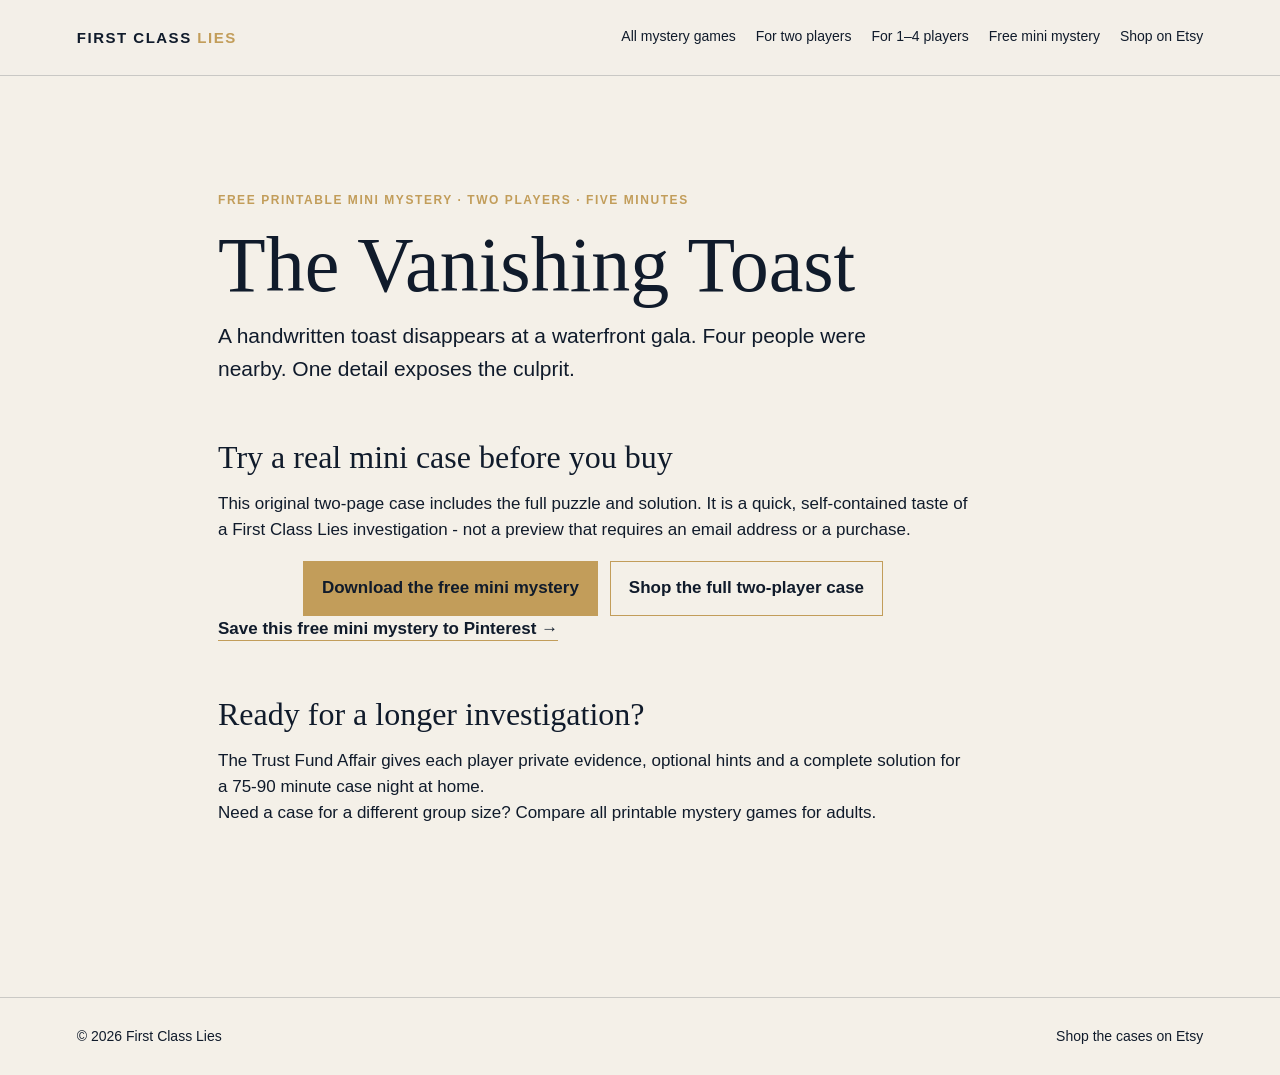
<file: free-mini-mystery/index.html>
<!DOCTYPE html><html lang="en"><head><meta charSet="utf-8"/><meta name="viewport" content="width=device-width, initial-scale=1"/><link rel="stylesheet" href="/_next/static/css/index.NVfWSIfI.css" data-rsc-css-href="/_next/static/css/index.NVfWSIfI.css" data-precedence="vite-rsc/importer-resources"/><link rel="modulepreload" fetchPriority="low" href="/_next/static/chunks/index-RnAkbZ2X.js"/><script src="/_next/static/chunks/rolldown-runtime-C60lm6uB.js" type="module" async=""></script><script src="/_next/static/chunks/framework-D_rUT4EX.js" type="module" async=""></script><script src="/_next/static/chunks/app-elements-H_Dr48wG.js" type="module" async=""></script><script src="/_next/static/chunks/hash-Cp347hhd.js" type="module" async=""></script><script src="/_next/static/chunks/record-uXSNv6cl.js" type="module" async=""></script><script src="/_next/static/chunks/app-rsc-cache-busting-D1on3z-T.js" type="module" async=""></script><script src="/_next/static/chunks/app-rsc-render-mode-CvTCGruk.js" type="module" async=""></script><script src="/_next/static/chunks/headers-C_MtfdF4.js" type="module" async=""></script><script src="/_next/static/chunks/protocol-headers-B9-bVeat.js" type="module" async=""></script><script src="/_next/static/chunks/deployment-id-DFhHa9wO.js" type="module" async=""></script><script src="/_next/static/chunks/navigation-errors-D5LMQqDL.js" type="module" async=""></script><link rel="modulepreload" href="/_next/static/chunks/layout-segment-context-RhFK4sGN.js" crossorigin=""/><link rel="modulepreload" href="/_next/static/chunks/link-385LNwHl.js" crossorigin=""/><link rel="modulepreload" href="/_next/static/chunks/app-route-prefetch-policy-ZGUzp7mO.js" crossorigin=""/><link rel="modulepreload" href="/_next/static/chunks/query-DDhZxhdQ.js" crossorigin=""/><title>Free Mini Mystery for Two: The Vanishing Toast | First Class Lies</title><meta name="description" content="Try a free five-minute printable mini mystery for two people, then continue with a full First Class Lies case."/><meta property="og:title" content="Free Mini Mystery for Two: The Vanishing Toast"/><meta property="og:description" content="A five-minute printable mystery for two people. Download the full mini case free."/><meta property="og:image" content="https://firstclasslies.github.io/vanishing-toast-pinterest.png"/><meta property="og:image:width" content="1024"/><meta property="og:image:height" content="1536"/><meta property="og:image:alt" content="A champagne coupe, a handwritten note, a key and a navy case file at a fictional waterfront gala."/><meta name="twitter:card" content="summary_large_image"/><meta name="twitter:title" content="Free Mini Mystery for Two: The Vanishing Toast"/><meta name="twitter:description" content="A five-minute printable mystery for two people. Download the full mini case free."/><meta name="twitter:image" content="https://firstclasslies.github.io/vanishing-toast-pinterest.png"/><link rel="canonical" href="https://firstclasslies.github.io/free-mini-mystery"/><meta name="google-site-verification" content="GK1ERKu0eB01ZQmQpHS7brjux6IkTejGjz5f9nvBj6A"/><meta name="p:domain_verify" content="605ce95a4108009ff75aaf8a3aedfe48"/><script>Object.assign(((self[Symbol.for("vinext.navigationRuntime")]??={bootstrap:{routeManifest:null},functions:{}}).bootstrap.rsc??={rsc:[]}),{params:{},nav:{"pathname":"/free-mini-mystery","searchParams":[]}})</script><link rel="modulepreload" href="/_next/static/chunks/index-RnAkbZ2X.js" />
</head><body><script type="application/ld+json">{"@context":"https://schema.org","@type":"Organization","name":"First Class Lies","url":"https://firstclasslies.github.io/","sameAs":["https://firstclasslies.etsy.com/","https://www.pinterest.com/firstclassliesmystery/","https://www.youtube.com/@FirstClassLiesMystery"]}</script><header class="site-header"><a href="/" class="brand">FIRST CLASS <em>LIES</em></a><nav aria-label="Main navigation"><a href="/printable-mystery-games-for-adults">All mystery games</a><a href="/trust-fund-affair">For two players</a><a href="/love-lies-laundered-money">For 1–4 players</a><a href="/free-mini-mystery">Free mini mystery</a><a href="https://firstclasslies.etsy.com/?utm_source=first_class_lies_site&amp;utm_medium=organic&amp;utm_campaign=brand_site">Shop on Etsy</a></nav></header><main class="detail"><p class="eyebrow">Free printable mini mystery · two players · five minutes</p><h1>The Vanishing Toast</h1><p class="lead">A handwritten toast disappears at a waterfront gala. Four people were nearby. One detail exposes the culprit.</p><section><h2>Try a real mini case before you buy</h2><p>This original two-page case includes the full puzzle and solution. It is a quick, self-contained taste of a First Class Lies investigation - not a preview that requires an email address or a purchase.</p><div class="button-row"><a class="button" href="/first-class-lies-mini-mystery.pdf">Download the free mini mystery</a><a class="button button-quiet" href="https://www.etsy.com/ca/listing/4569212128/printable-escape-room-for-adults-the?utm_source=first_class_lies_site&amp;utm_medium=organic_free_mini&amp;utm_campaign=trust_fund_trial">Shop the full two-player case</a></div><p><a class="text-link" href="https://www.pinterest.com/pin/create/button/?url=https%3A%2F%2Ffirstclasslies.github.io%2Ffree-mini-mystery&amp;media=https%3A%2F%2Ffirstclasslies.github.io%2Fvanishing-toast-pinterest.png&amp;description=Free%20five-minute%20printable%20mini%20mystery%20for%20two%20people%20from%20First%20Class%20Lies.">Save this free mini mystery to Pinterest <span aria-hidden="true">→</span></a></p></section><section><h2>Ready for a longer investigation?</h2><p><a href="/trust-fund-affair">The Trust Fund Affair</a> gives each player private evidence, optional hints and a complete solution for a 75-90 minute case night at home.</p><p>Need a case for a different group size? <a href="/printable-mystery-games-for-adults">Compare all printable mystery games for adults</a>.</p></section></main><footer><span>© 2026 First Class Lies</span><a href="https://firstclasslies.etsy.com/?utm_source=first_class_lies_site&amp;utm_medium=organic&amp;utm_campaign=brand_site">Shop the cases on Etsy</a></footer><script type="module" src="/_next/static/chunks/index-RnAkbZ2X.js" id="_R_" async=""></script><script>((self[Symbol.for("vinext.navigationRuntime")]??={bootstrap:{routeManifest:null},functions:{}}).bootstrap.rsc??={rsc:[]}).rsc.push("0:{\"page:/free-mini-mystery\":\"$L1\",\"layout:/\":\"$L2\",\"route:/free-mini-mystery\":\"$L3\",\"__route\":\"route:/free-mini-mystery\",\"__interceptionContext\":null,\"__layoutIds\":[\"layout:/\"],\"__rootLayout\":\"/\",\"__bfcacheSegmentIdentities\":{\"layout:/\":\"[\\\"layout\\\",\\\"layout:/\\\",\\\"root-boundary:/\\\",\\\"\\\"]\",\"page:/free-mini-mystery\":\"[\\\"page\\\",\\\"page:/free-mini-mystery\\\",\\\"root-boundary:/\\\",\\\"[\\\\\\\"free-mini-mystery\\\\\\\"]\\\"]\"},\"__srcPage\":[\"free-mini-mystery\",\"page\"],\"__layoutFlags\":{\"layout:/\":\"s\"},\"__artifactCompatibility\":{\"schemaVersion\":1,\"graphVersion\":\"app-route-graph:5ff158605de4f540\",\"deploymentVersion\":\"b65eb98f-8f67-4e37-aa5d-f43bc2dddb83\",\"appElementsSchemaVersion\":1,\"rscPayloadSchemaVersion\":1,\"rootBoundaryId\":\"/\",\"renderEpoch\":null}}\n")</script><script>((self[Symbol.for("vinext.navigationRuntime")]??={bootstrap:{routeManifest:null},functions:{}}).bootstrap.rsc??={rsc:[]}).rsc.push("4:I[\"c2747888630f\",[],\"default\",1]\n")</script><script>((self[Symbol.for("vinext.navigationRuntime")]??={bootstrap:{routeManifest:null},functions:{}}).bootstrap.rsc??={rsc:[]}).rsc.push("5:I[\"8c0f216c4604\",[],\"Children\",1]\n")</script><script>((self[Symbol.for("vinext.navigationRuntime")]??={bootstrap:{routeManifest:null},functions:{}}).bootstrap.rsc??={rsc:[]}).rsc.push("6:I[\"593f344dc510\",[],\"GlobalErrorBoundary\",1]\n")</script><script>((self[Symbol.for("vinext.navigationRuntime")]??={bootstrap:{routeManifest:null},functions:{}}).bootstrap.rsc??={rsc:[]}).rsc.push("7:I[\"0b874ad30386\",[],\"default\",1]\n")</script><script>((self[Symbol.for("vinext.navigationRuntime")]??={bootstrap:{routeManifest:null},functions:{}}).bootstrap.rsc??={rsc:[]}).rsc.push("8:I[\"593f344dc510\",[],\"ErrorBoundary\",1]\n")</script><script>((self[Symbol.for("vinext.navigationRuntime")]??={bootstrap:{routeManifest:null},functions:{}}).bootstrap.rsc??={rsc:[]}).rsc.push("9:I[\"15c18cfaeeff\",[],\"LayoutSegmentProvider\",1]\n")</script><script>((self[Symbol.for("vinext.navigationRuntime")]??={bootstrap:{routeManifest:null},functions:{}}).bootstrap.rsc??={rsc:[]}).rsc.push("a:I[\"8c0f216c4604\",[],\"Slot\",1]\n")</script><script>((self[Symbol.for("vinext.navigationRuntime")]??={bootstrap:{routeManifest:null},functions:{}}).bootstrap.rsc??={rsc:[]}).rsc.push("b:I[\"593f344dc510\",[],\"NotFoundBoundary\",1]\n")</script><script>((self[Symbol.for("vinext.navigationRuntime")]??={bootstrap:{routeManifest:null},functions:{}}).bootstrap.rsc??={rsc:[]}).rsc.push("c:I[\"9276801271d6\",[],\"AppRouterScrollTarget\",1]\n")</script><script>((self[Symbol.for("vinext.navigationRuntime")]??={bootstrap:{routeManifest:null},functions:{}}).bootstrap.rsc??={rsc:[]}).rsc.push("d:I[\"593f344dc510\",[],\"RedirectBoundary\",1]\n")</script><script>((self[Symbol.for("vinext.navigationRuntime")]??={bootstrap:{routeManifest:null},functions:{}}).bootstrap.rsc??={rsc:[]}).rsc.push(":HL[\"/_next/static/css/index.NVfWSIfI.css\",\"style\"     ]\n")</script><script>((self[Symbol.for("vinext.navigationRuntime")]??={bootstrap:{routeManifest:null},functions:{}}).bootstrap.rsc??={rsc:[]}).rsc.push("2:[[[\"$\",\"link\",\"css:/_next/static/css/index.NVfWSIfI.css\",{\"rel\":\"stylesheet\",\"precedence\":\"vite-rsc/importer-resources\",\"href\":\"/_next/static/css/index.NVfWSIfI.css\",\"data-rsc-css-href\":\"/_next/static/css/index.NVfWSIfI.css\"}],\"$undefined\"],[\"$\",\"html\",null,{\"lang\":\"en\",\"children\":[\"$\",\"body\",null,{\"children\":[[\"$\",\"script\",null,{\"type\":\"application/ld+json\",\"dangerouslySetInnerHTML\":{\"__html\":\"{\\\"@context\\\":\\\"https://schema.org\\\",\\\"@type\\\":\\\"Organization\\\",\\\"name\\\":\\\"First Class Lies\\\",\\\"url\\\":\\\"https://firstclasslies.github.io/\\\",\\\"sameAs\\\":[\\\"https://firstclasslies.etsy.com/\\\",\\\"https://www.pinterest.com/firstclassliesmystery/\\\",\\\"https://www.youtube.com/@FirstClassLiesMystery\\\"]}\"}}],[\"$\",\"header\",null,{\"className\":\"site-header\",\"children\":[[\"$\",\"$L4\",null,{\"href\":\"/\",\"className\":\"brand\",\"children\":[\"FIRST CLASS \",[\"$\",\"em\",null,{\"children\":\"LIES\"}]]}],[\"$\",\"nav\",null,{\"aria-label\":\"Main navigation\",\"children\":[[\"$\",\"$L4\",null,{\"href\":\"/printable-mystery-games-for-adults\",\"children\":\"All mystery games\"}],[\"$\",\"$L4\",null,{\"href\":\"/trust-fund-affair\",\"children\":\"For two players\"}],[\"$\",\"$L4\",null,{\"href\":\"/love-lies-laundered-money\",\"children\":\"For 1–4 players\"}],[\"$\",\"$L4\",null,{\"href\":\"/free-mini-mystery\",\"children\":\"Free mini mystery\"}],[\"$\",\"a\",null,{\"href\":\"https://firstclasslies.etsy.com/?utm_source=first_class_lies_site\u0026utm_medium=organic\u0026utm_campaign=brand_site\",\"children\":\"Shop on Etsy\"}]]}]]}],[\"$\",\"$L5\",null,{}],[\"$\",\"footer\",null,{\"children\":[[\"$\",\"span\",null,{\"children\":\"© 2026 First Class Lies\"}],[\"$\",\"a\",null,{\"href\":\"https://firstclasslies.etsy.com/?utm_source=first_class_lies_site\u0026utm_medium=organic\u0026utm_campaign=brand_site\",\"children\":\"Shop the cases on Etsy\"}]]}]]}]}]]\n")</script><script>((self[Symbol.for("vinext.navigationRuntime")]??={bootstrap:{routeManifest:null},functions:{}}).bootstrap.rsc??={rsc:[]}).rsc.push("3:[[[\"$\",\"meta\",null,{\"charSet\":\"utf-8\"}],[[\"$\",\"title\",\"0\",{\"children\":\"Free Mini Mystery for Two: The Vanishing Toast | First Class Lies\"}],[\"$\",\"meta\",\"1\",{\"name\":\"description\",\"content\":\"Try a free five-minute printable mini mystery for two people, then continue with a full First Class Lies case.\"}],[\"$\",\"meta\",\"2\",{\"property\":\"og:title\",\"content\":\"Free Mini Mystery for Two: The Vanishing Toast\"}],[\"$\",\"meta\",\"3\",{\"property\":\"og:description\",\"content\":\"A five-minute printable mystery for two people. Download the full mini case free.\"}],[\"$\",\"meta\",\"4\",{\"property\":\"og:image\",\"content\":\"https://firstclasslies.github.io/vanishing-toast-pinterest.png\"}],[\"$\",\"meta\",\"5\",{\"property\":\"og:image:width\",\"content\":\"1024\"}],[\"$\",\"meta\",\"6\",{\"property\":\"og:image:height\",\"content\":\"1536\"}],[\"$\",\"meta\",\"7\",{\"property\":\"og:image:alt\",\"content\":\"A champagne coupe, a handwritten note, a key and a navy case file at a fictional waterfront gala.\"}],[\"$\",\"meta\",\"8\",{\"name\":\"twitter:card\",\"content\":\"summary_large_image\"}],[\"$\",\"meta\",\"9\",{\"name\":\"twitter:title\",\"content\":\"Free Mini Mystery for Two: The Vanishing Toast\"}],[\"$\",\"meta\",\"10\",{\"name\":\"twitter:description\",\"content\":\"A five-minute printable mystery for two people. Download the full mini case free.\"}],[\"$\",\"meta\",\"11\",{\"name\":\"twitter:image\",\"content\":\"https://firstclasslies.github.io/vanishing-toast-pinterest.png\"}],[\"$\",\"link\",\"12\",{\"rel\":\"canonical\",\"href\":\"https://firstclasslies.github.io/free-mini-mystery\"}],[\"$\",\"meta\",\"13\",{\"name\":\"google-site-verification\",\"content\":\"GK1ERKu0eB01ZQmQpHS7brjux6IkTejGjz5f9nvBj6A\"}],[\"$\",\"meta\",\"14\",{\"name\":\"p:domain_verify\",\"content\":\"605ce95a4108009ff75aaf8a3aedfe48\"}]],[[\"$\",\"meta\",\"0\",{\"name\":\"viewport\",\"content\":\"width=device-width, initial-scale=1\"}]]],[\"$\",\"$L6\",null,{\"fallback\":\"$7\",\"children\":[\"$\",\"$L8\",null,{\"fallback\":\"$7\",\"children\":[\"$\",\"$L9\",null,{\"providerId\":\"layout:/\",\"segmentMap\":{\"children\":[\"free-mini-mystery\"]},\"children\":[\"$\",\"$La\",null,{\"id\":\"layout:/\",\"parallelSlots\":\"$undefined\",\"children\":[\"$\",\"$Lb\",null,{\"resetKey\":\"free-mini-mystery\",\"fallback\":[[\"$\",\"title\",null,{\"children\":\"404: This page could not be found.\"}],[\"$\",\"div\",null,{\"style\":{\"fontFamily\":\"system-ui,\\\"Segoe UI\\\",Roboto,Helvetica,Arial,sans-serif,\\\"Apple Color Emoji\\\",\\\"Segoe UI Emoji\\\"\",\"height\":\"100vh\",\"textAlign\":\"center\",\"display\":\"flex\",\"flexDirection\":\"column\",\"alignItems\":\"center\",\"justifyContent\":\"center\"},\"children\":[\"$\",\"div\",null,{\"children\":[[\"$\",\"style\",null,{\"dangerouslySetInnerHTML\":{\"__html\":\"body{color:#000;background:#fff;margin:0}.next-error-h1{border-right:1px solid rgba(0,0,0,.3)}@media (prefers-color-scheme:dark){body{color:#fff;background:#000}.next-error-h1{border-right:1px solid rgba(255,255,255,.3)}}\"}}],[\"$\",\"h1\",null,{\"className\":\"next-error-h1\",\"style\":{\"display\":\"inline-block\",\"margin\":\"0 20px 0 0\",\"padding\":\"0 23px 0 0\",\"fontSize\":24,\"fontWeight\":500,\"verticalAlign\":\"top\",\"lineHeight\":\"49px\"},\"children\":404}],[\"$\",\"div\",null,{\"style\":{\"display\":\"inline-block\"},\"children\":[\"$\",\"h2\",null,{\"style\":{\"fontSize\":14,\"fontWeight\":400,\"lineHeight\":\"49px\",\"margin\":0},\"children\":\"This page could not be found.\"}]}]]}]}]],\"children\":[\"$\",\"$Lc\",null,{\"children\":[\"$\",\"$Ld\",null,{\"children\":[[\"$\",\"$L9\",null,{\"providerId\":\"page:/free-mini-mystery\",\"segmentMap\":{\"children\":[\"__PAGE__\"]},\"children\":[\"$\",\"$La\",null,{\"id\":\"page:/free-mini-mystery\"}]}],null]}]}]}]}]}]}]}],null,null]\n")</script><script>((self[Symbol.for("vinext.navigationRuntime")]??={bootstrap:{routeManifest:null},functions:{}}).bootstrap.rsc??={rsc:[]}).rsc.push("1:[\"$\",\"main\",null,{\"className\":\"detail\",\"children\":[[\"$\",\"p\",null,{\"className\":\"eyebrow\",\"children\":\"Free printable mini mystery · two players · five minutes\"}],[\"$\",\"h1\",null,{\"children\":\"The Vanishing Toast\"}],[\"$\",\"p\",null,{\"className\":\"lead\",\"children\":\"A handwritten toast disappears at a waterfront gala. Four people were nearby. One detail exposes the culprit.\"}],[\"$\",\"section\",null,{\"children\":[[\"$\",\"h2\",null,{\"children\":\"Try a real mini case before you buy\"}],[\"$\",\"p\",null,{\"children\":\"This original two-page case includes the full puzzle and solution. It is a quick, self-contained taste of a First Class Lies investigation - not a preview that requires an email address or a purchase.\"}],[\"$\",\"div\",null,{\"className\":\"button-row\",\"children\":[[\"$\",\"a\",null,{\"className\":\"button\",\"href\":\"/first-class-lies-mini-mystery.pdf\",\"children\":\"Download the free mini mystery\"}],[\"$\",\"a\",null,{\"className\":\"button button-quiet\",\"href\":\"https://www.etsy.com/ca/listing/4569212128/printable-escape-room-for-adults-the?utm_source=first_class_lies_site\u0026utm_medium=organic_free_mini\u0026utm_campaign=trust_fund_trial\",\"children\":\"Shop the full two-player case\"}]]}],[\"$\",\"p\",null,{\"children\":[\"$\",\"a\",null,{\"className\":\"text-link\",\"href\":\"https://www.pinterest.com/pin/create/button/?url=https%3A%2F%2Ffirstclasslies.github.io%2Ffree-mini-mystery\u0026media=https%3A%2F%2Ffirstclasslies.github.io%2Fvanishing-toast-pinterest.png\u0026description=Free%20five-minute%20printable%20mini%20mystery%20for%20two%20people%20from%20First%20Class%20Lies.\",\"children\":[\"Save this free mini mystery to Pinterest \",[\"$\",\"span\",null,{\"aria-hidden\":\"true\",\"children\":\"→\"}]]}]}]]}],[\"$\",\"section\",null,{\"children\":[[\"$\",\"h2\",null,{\"children\":\"Ready for a longer investigation?\"}],[\"$\",\"p\",null,{\"children\":[[\"$\",\"$L4\",null,{\"href\":\"/trust-fund-affair\",\"children\":\"The Trust Fund Affair\"}],\" gives each player private evidence, optional hints and a complete solution for a 75-90 minute case night at home.\"]}],[\"$\",\"p\",null,{\"children\":[\"Need a case for a different group size? \",[\"$\",\"$L4\",null,{\"href\":\"/printable-mystery-games-for-adults\",\"children\":\"Compare all printable mystery games for adults\"}],\".\"]}]]}]]}]\n")</script><script>Object.assign(((self[Symbol.for("vinext.navigationRuntime")]??={bootstrap:{routeManifest:null},functions:{}}).bootstrap.rsc??={rsc:[]}),{"initialCacheKind":"static"});((self[Symbol.for("vinext.navigationRuntime")]??={bootstrap:{routeManifest:null},functions:{}}).bootstrap.rsc??={rsc:[]}).done=true</script></body></html>
</file>
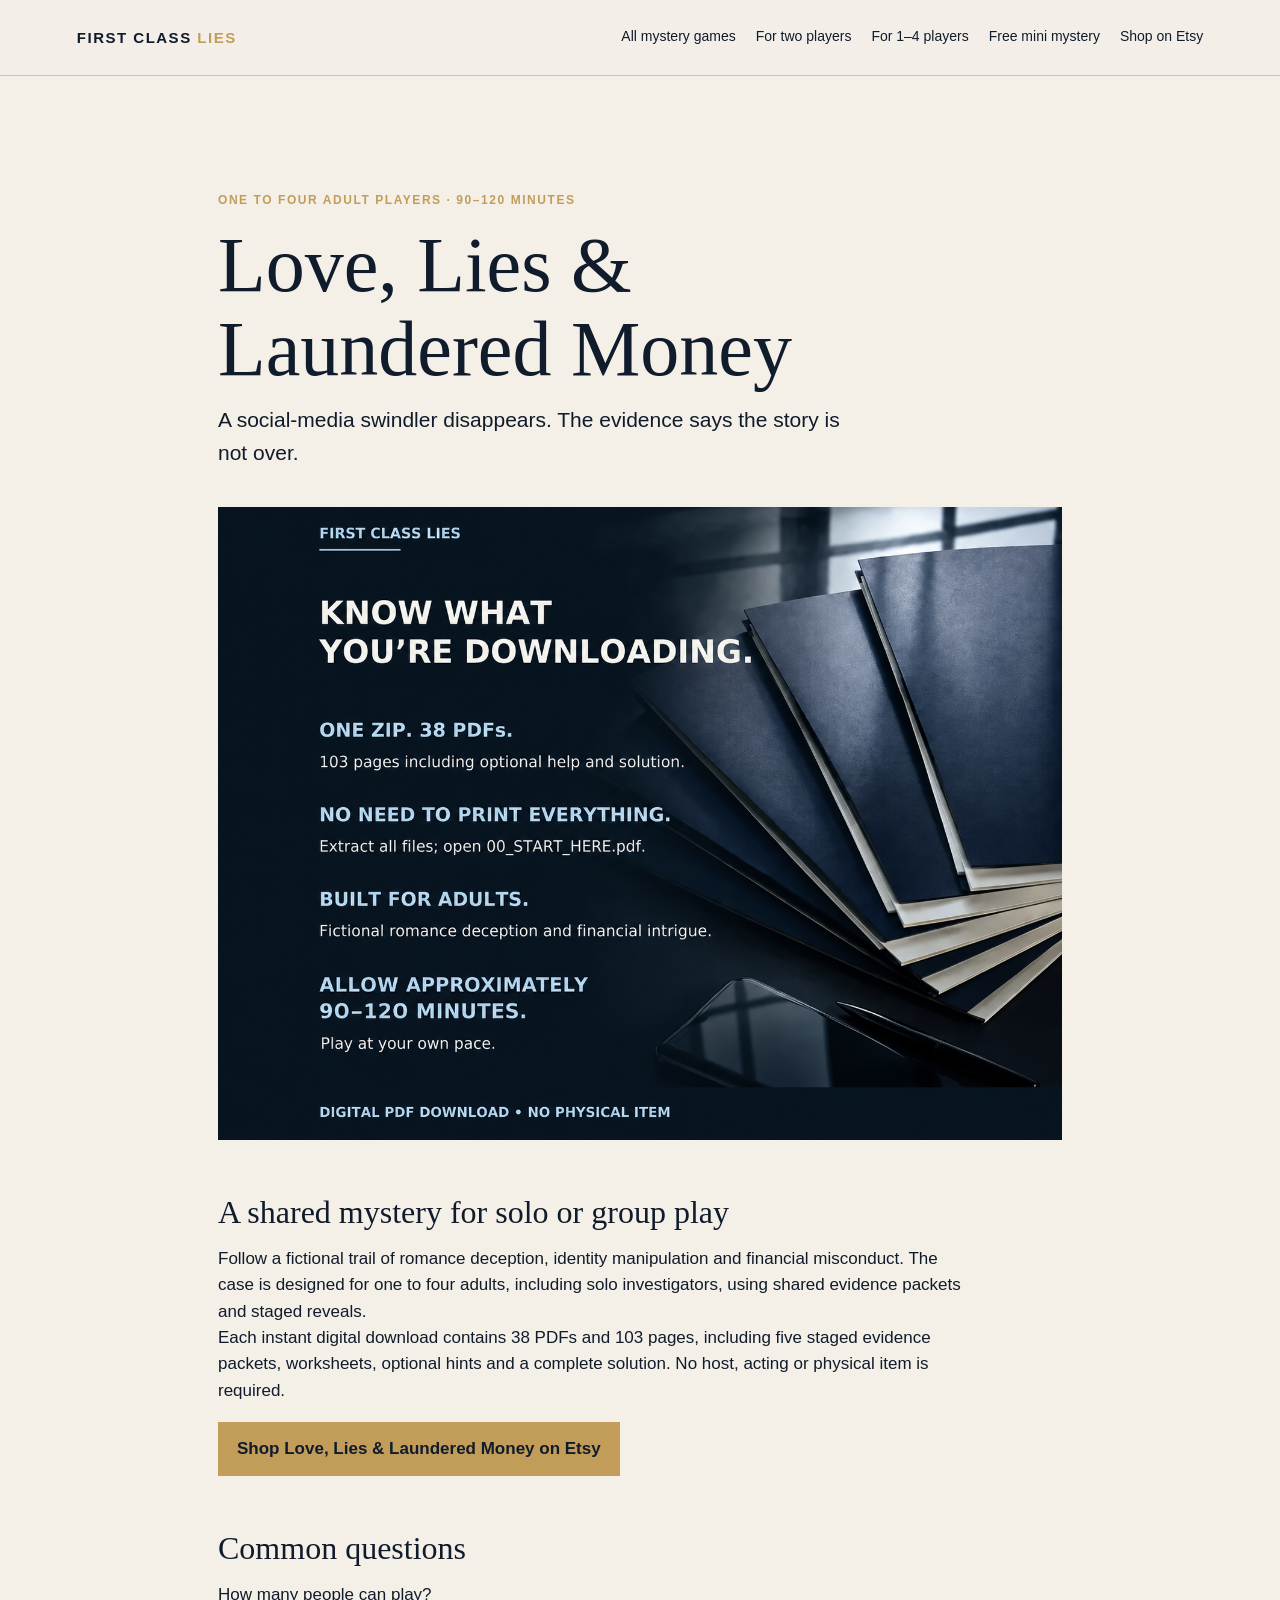
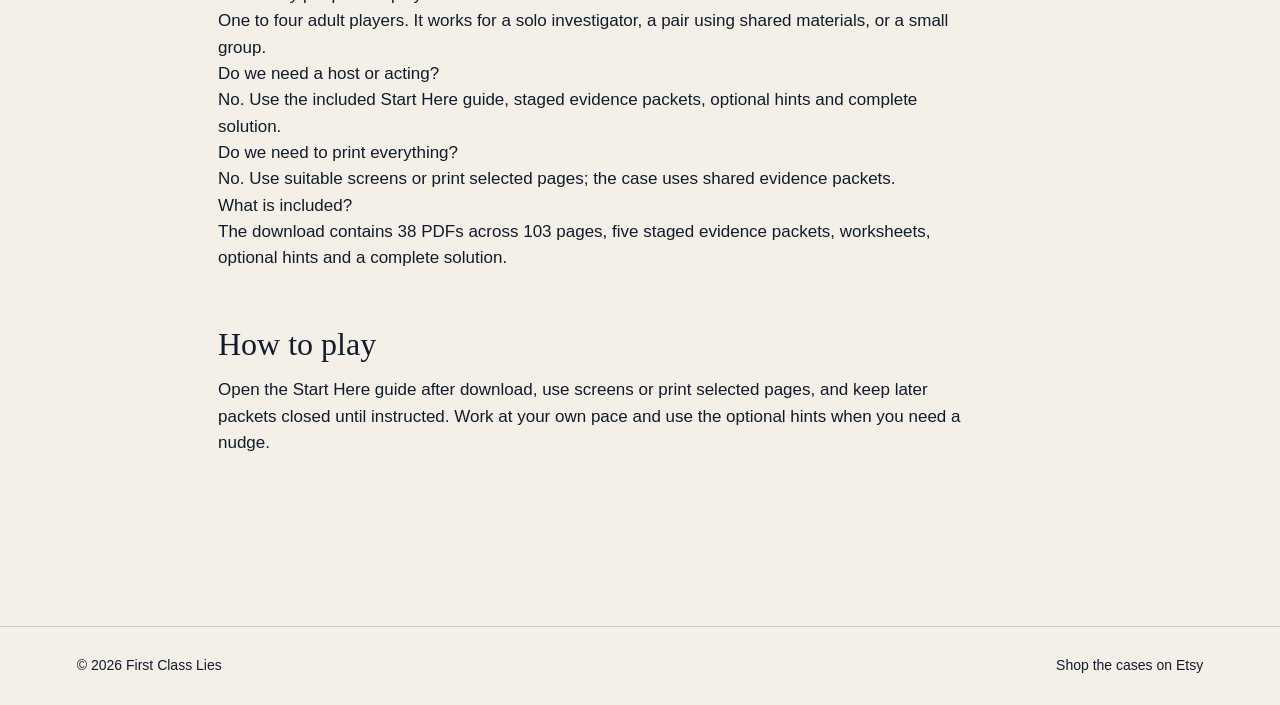
<file: love-lies-laundered-money/index.html>
<!DOCTYPE html><html lang="en"><head><meta charSet="utf-8"/><meta name="viewport" content="width=device-width, initial-scale=1"/><link rel="preload" href="/love-lies-case.png" as="image"/><link rel="stylesheet" href="/_next/static/css/index.NVfWSIfI.css" data-rsc-css-href="/_next/static/css/index.NVfWSIfI.css" data-precedence="vite-rsc/importer-resources"/><link rel="modulepreload" fetchPriority="low" href="/_next/static/chunks/index-RnAkbZ2X.js"/><script src="/_next/static/chunks/rolldown-runtime-C60lm6uB.js" type="module" async=""></script><script src="/_next/static/chunks/framework-D_rUT4EX.js" type="module" async=""></script><script src="/_next/static/chunks/app-elements-H_Dr48wG.js" type="module" async=""></script><script src="/_next/static/chunks/hash-Cp347hhd.js" type="module" async=""></script><script src="/_next/static/chunks/record-uXSNv6cl.js" type="module" async=""></script><script src="/_next/static/chunks/app-rsc-cache-busting-D1on3z-T.js" type="module" async=""></script><script src="/_next/static/chunks/app-rsc-render-mode-CvTCGruk.js" type="module" async=""></script><script src="/_next/static/chunks/headers-C_MtfdF4.js" type="module" async=""></script><script src="/_next/static/chunks/protocol-headers-B9-bVeat.js" type="module" async=""></script><script src="/_next/static/chunks/deployment-id-DFhHa9wO.js" type="module" async=""></script><script src="/_next/static/chunks/navigation-errors-D5LMQqDL.js" type="module" async=""></script><link rel="modulepreload" href="/_next/static/chunks/layout-segment-context-RhFK4sGN.js" crossorigin=""/><link rel="modulepreload" href="/_next/static/chunks/link-385LNwHl.js" crossorigin=""/><link rel="modulepreload" href="/_next/static/chunks/app-route-prefetch-policy-ZGUzp7mO.js" crossorigin=""/><link rel="modulepreload" href="/_next/static/chunks/query-DDhZxhdQ.js" crossorigin=""/><title>Printable Mystery Game for 1–4 Adults: Love, Lies &amp; Laundered Money | First Class Lies</title><meta name="description" content="A printable mystery game for one to four adults. Investigate a social-media swindler case using shared evidence in 90–120 minutes."/><meta property="og:title" content="Love, Lies &amp; Laundered Money | Printable Mystery Game for 1–4 Adults"/><meta property="og:description" content="Investigate a social-media swindler case using shared evidence in 90–120 minutes. Instant download; no host or acting."/><meta property="og:image" content="https://firstclasslies.github.io/love-lies-case.png"/><meta property="og:image:width" content="1024"/><meta property="og:image:height" content="1536"/><meta property="og:image:alt" content="Love, Lies and Laundered Money printable mystery game evidence files"/><meta name="twitter:card" content="summary_large_image"/><meta name="twitter:title" content="Love, Lies &amp; Laundered Money | Printable Mystery Game for 1–4 Adults"/><meta name="twitter:description" content="Investigate a social-media swindler case using shared evidence in 90–120 minutes. Instant download; no host or acting."/><meta name="twitter:image" content="https://firstclasslies.github.io/love-lies-case.png"/><link rel="canonical" href="https://firstclasslies.github.io/love-lies-laundered-money"/><meta name="google-site-verification" content="GK1ERKu0eB01ZQmQpHS7brjux6IkTejGjz5f9nvBj6A"/><meta name="p:domain_verify" content="605ce95a4108009ff75aaf8a3aedfe48"/><script>Object.assign(((self[Symbol.for("vinext.navigationRuntime")]??={bootstrap:{routeManifest:null},functions:{}}).bootstrap.rsc??={rsc:[]}),{params:{},nav:{"pathname":"/love-lies-laundered-money","searchParams":[]}})</script><link rel="modulepreload" href="/_next/static/chunks/index-RnAkbZ2X.js" />
</head><body><script type="application/ld+json">{"@context":"https://schema.org","@type":"Organization","name":"First Class Lies","url":"https://firstclasslies.github.io/","sameAs":["https://firstclasslies.etsy.com/","https://www.pinterest.com/firstclassliesmystery/","https://www.youtube.com/@FirstClassLiesMystery"]}</script><header class="site-header"><a href="/" class="brand">FIRST CLASS <em>LIES</em></a><nav aria-label="Main navigation"><a href="/printable-mystery-games-for-adults">All mystery games</a><a href="/trust-fund-affair">For two players</a><a href="/love-lies-laundered-money">For 1–4 players</a><a href="/free-mini-mystery">Free mini mystery</a><a href="https://firstclasslies.etsy.com/?utm_source=first_class_lies_site&amp;utm_medium=organic&amp;utm_campaign=brand_site">Shop on Etsy</a></nav></header><main class="detail"><script type="application/ld+json">{"@context":"https://schema.org","@type":"Product","name":"Love, Lies & Laundered Money","description":"A printable mystery game for one to four adults. Investigate a social-media swindler case using shared evidence in 90–120 minutes.","image":"https://firstclasslies.github.io/love-lies-case.png","brand":{"@type":"Brand","name":"First Class Lies"},"category":"Printable mystery game","offers":{"@type":"Offer","url":"https://www.etsy.com/ca/listing/4569808672/adult-mystery-game-love-lies-laundered?utm_source=first_class_lies_site&utm_medium=organic&utm_campaign=love_lies_page","priceCurrency":"CAD","price":"29.95","availability":"https://schema.org/InStock","itemCondition":"https://schema.org/NewCondition"}}</script><script type="application/ld+json">{"@context":"https://schema.org","@type":"FAQPage","mainEntity":[{"@type":"Question","name":"How many people can play Love, Lies & Laundered Money?","acceptedAnswer":{"@type":"Answer","text":"Love, Lies & Laundered Money is designed for one to four adult players. It works for a solo investigator, a pair using shared materials, or a small group."}},{"@type":"Question","name":"Do we need a host or acting?","acceptedAnswer":{"@type":"Answer","text":"No. The case includes a Start Here guide, staged evidence packets, optional hints and a complete solution. No host, acting, props or outside website are required."}},{"@type":"Question","name":"Do we need to print everything?","acceptedAnswer":{"@type":"Answer","text":"No. You can use suitable screens or print selected pages. The case is designed around shared evidence packets."}},{"@type":"Question","name":"What is included?","acceptedAnswer":{"@type":"Answer","text":"The instant digital download includes 38 PDFs across 103 pages, five staged evidence packets, worksheets, optional hints and a complete solution."}}]}</script><p class="eyebrow">One to four adult players · 90–120 minutes</p><h1>Love, Lies &amp; Laundered Money</h1><p class="lead">A social-media swindler disappears. The evidence says the story is not over.</p><img src="/love-lies-case.png" alt="Love, Lies and Laundered Money printable mystery game evidence files"/><section><h2>A shared mystery for solo or group play</h2><p>Follow a fictional trail of romance deception, identity manipulation and financial misconduct. The case is designed for one to four adults, including solo investigators, using shared evidence packets and staged reveals.</p><p>Each instant digital download contains 38 PDFs and 103 pages, including five staged evidence packets, worksheets, optional hints and a complete solution. No host, acting or physical item is required.</p><a class="button" href="https://www.etsy.com/ca/listing/4569808672/adult-mystery-game-love-lies-laundered?utm_source=first_class_lies_site&amp;utm_medium=organic&amp;utm_campaign=love_lies_page">Shop Love, Lies &amp; Laundered Money on Etsy</a></section><section><h2>Common questions</h2><h3>How many people can play?</h3><p>One to four adult players. It works for a solo investigator, a pair using shared materials, or a small group.</p><h3>Do we need a host or acting?</h3><p>No. Use the included Start Here guide, staged evidence packets, optional hints and complete solution.</p><h3>Do we need to print everything?</h3><p>No. Use suitable screens or print selected pages; the case uses shared evidence packets.</p><h3>What is included?</h3><p>The download contains 38 PDFs across 103 pages, five staged evidence packets, worksheets, optional hints and a complete solution.</p></section><section><h2>How to play</h2><p>Open the Start Here guide after download, use screens or print selected pages, and keep later packets closed until instructed. Work at your own pace and use the optional hints when you need a nudge.</p></section></main><footer><span>© 2026 First Class Lies</span><a href="https://firstclasslies.etsy.com/?utm_source=first_class_lies_site&amp;utm_medium=organic&amp;utm_campaign=brand_site">Shop the cases on Etsy</a></footer><script type="module" src="/_next/static/chunks/index-RnAkbZ2X.js" id="_R_" async=""></script><script>((self[Symbol.for("vinext.navigationRuntime")]??={bootstrap:{routeManifest:null},functions:{}}).bootstrap.rsc??={rsc:[]}).rsc.push("0:{\"page:/love-lies-laundered-money\":\"$L1\",\"layout:/\":\"$L2\",\"route:/love-lies-laundered-money\":\"$L3\",\"__route\":\"route:/love-lies-laundered-money\",\"__interceptionContext\":null,\"__layoutIds\":[\"layout:/\"],\"__rootLayout\":\"/\",\"__bfcacheSegmentIdentities\":{\"layout:/\":\"[\\\"layout\\\",\\\"layout:/\\\",\\\"root-boundary:/\\\",\\\"\\\"]\",\"page:/love-lies-laundered-money\":\"[\\\"page\\\",\\\"page:/love-lies-laundered-money\\\",\\\"root-boundary:/\\\",\\\"[\\\\\\\"love-lies-laundered-money\\\\\\\"]\\\"]\"},\"__srcPage\":[\"love-lies-laundered-money\",\"page\"],\"__layoutFlags\":{\"layout:/\":\"s\"},\"__artifactCompatibility\":{\"schemaVersion\":1,\"graphVersion\":\"app-route-graph:13ed3a084c341f19\",\"deploymentVersion\":\"b65eb98f-8f67-4e37-aa5d-f43bc2dddb83\",\"appElementsSchemaVersion\":1,\"rscPayloadSchemaVersion\":1,\"rootBoundaryId\":\"/\",\"renderEpoch\":null}}\n")</script><script>((self[Symbol.for("vinext.navigationRuntime")]??={bootstrap:{routeManifest:null},functions:{}}).bootstrap.rsc??={rsc:[]}).rsc.push("4:I[\"c2747888630f\",[],\"default\",1]\n")</script><script>((self[Symbol.for("vinext.navigationRuntime")]??={bootstrap:{routeManifest:null},functions:{}}).bootstrap.rsc??={rsc:[]}).rsc.push("5:I[\"8c0f216c4604\",[],\"Children\",1]\n")</script><script>((self[Symbol.for("vinext.navigationRuntime")]??={bootstrap:{routeManifest:null},functions:{}}).bootstrap.rsc??={rsc:[]}).rsc.push("6:I[\"593f344dc510\",[],\"GlobalErrorBoundary\",1]\n")</script><script>((self[Symbol.for("vinext.navigationRuntime")]??={bootstrap:{routeManifest:null},functions:{}}).bootstrap.rsc??={rsc:[]}).rsc.push("7:I[\"0b874ad30386\",[],\"default\",1]\n")</script><script>((self[Symbol.for("vinext.navigationRuntime")]??={bootstrap:{routeManifest:null},functions:{}}).bootstrap.rsc??={rsc:[]}).rsc.push("8:I[\"593f344dc510\",[],\"ErrorBoundary\",1]\n")</script><script>((self[Symbol.for("vinext.navigationRuntime")]??={bootstrap:{routeManifest:null},functions:{}}).bootstrap.rsc??={rsc:[]}).rsc.push("9:I[\"15c18cfaeeff\",[],\"LayoutSegmentProvider\",1]\n")</script><script>((self[Symbol.for("vinext.navigationRuntime")]??={bootstrap:{routeManifest:null},functions:{}}).bootstrap.rsc??={rsc:[]}).rsc.push("a:I[\"8c0f216c4604\",[],\"Slot\",1]\n")</script><script>((self[Symbol.for("vinext.navigationRuntime")]??={bootstrap:{routeManifest:null},functions:{}}).bootstrap.rsc??={rsc:[]}).rsc.push("b:I[\"593f344dc510\",[],\"NotFoundBoundary\",1]\n")</script><script>((self[Symbol.for("vinext.navigationRuntime")]??={bootstrap:{routeManifest:null},functions:{}}).bootstrap.rsc??={rsc:[]}).rsc.push("c:I[\"9276801271d6\",[],\"AppRouterScrollTarget\",1]\n")</script><script>((self[Symbol.for("vinext.navigationRuntime")]??={bootstrap:{routeManifest:null},functions:{}}).bootstrap.rsc??={rsc:[]}).rsc.push("d:I[\"593f344dc510\",[],\"RedirectBoundary\",1]\n")</script><script>((self[Symbol.for("vinext.navigationRuntime")]??={bootstrap:{routeManifest:null},functions:{}}).bootstrap.rsc??={rsc:[]}).rsc.push(":HL[\"/_next/static/css/index.NVfWSIfI.css\",\"style\"     ]\n")</script><script>((self[Symbol.for("vinext.navigationRuntime")]??={bootstrap:{routeManifest:null},functions:{}}).bootstrap.rsc??={rsc:[]}).rsc.push("2:[[[\"$\",\"link\",\"css:/_next/static/css/index.NVfWSIfI.css\",{\"rel\":\"stylesheet\",\"precedence\":\"vite-rsc/importer-resources\",\"href\":\"/_next/static/css/index.NVfWSIfI.css\",\"data-rsc-css-href\":\"/_next/static/css/index.NVfWSIfI.css\"}],\"$undefined\"],[\"$\",\"html\",null,{\"lang\":\"en\",\"children\":[\"$\",\"body\",null,{\"children\":[[\"$\",\"script\",null,{\"type\":\"application/ld+json\",\"dangerouslySetInnerHTML\":{\"__html\":\"{\\\"@context\\\":\\\"https://schema.org\\\",\\\"@type\\\":\\\"Organization\\\",\\\"name\\\":\\\"First Class Lies\\\",\\\"url\\\":\\\"https://firstclasslies.github.io/\\\",\\\"sameAs\\\":[\\\"https://firstclasslies.etsy.com/\\\",\\\"https://www.pinterest.com/firstclassliesmystery/\\\",\\\"https://www.youtube.com/@FirstClassLiesMystery\\\"]}\"}}],[\"$\",\"header\",null,{\"className\":\"site-header\",\"children\":[[\"$\",\"$L4\",null,{\"href\":\"/\",\"className\":\"brand\",\"children\":[\"FIRST CLASS \",[\"$\",\"em\",null,{\"children\":\"LIES\"}]]}],[\"$\",\"nav\",null,{\"aria-label\":\"Main navigation\",\"children\":[[\"$\",\"$L4\",null,{\"href\":\"/printable-mystery-games-for-adults\",\"children\":\"All mystery games\"}],[\"$\",\"$L4\",null,{\"href\":\"/trust-fund-affair\",\"children\":\"For two players\"}],[\"$\",\"$L4\",null,{\"href\":\"/love-lies-laundered-money\",\"children\":\"For 1–4 players\"}],[\"$\",\"$L4\",null,{\"href\":\"/free-mini-mystery\",\"children\":\"Free mini mystery\"}],[\"$\",\"a\",null,{\"href\":\"https://firstclasslies.etsy.com/?utm_source=first_class_lies_site\u0026utm_medium=organic\u0026utm_campaign=brand_site\",\"children\":\"Shop on Etsy\"}]]}]]}],[\"$\",\"$L5\",null,{}],[\"$\",\"footer\",null,{\"children\":[[\"$\",\"span\",null,{\"children\":\"© 2026 First Class Lies\"}],[\"$\",\"a\",null,{\"href\":\"https://firstclasslies.etsy.com/?utm_source=first_class_lies_site\u0026utm_medium=organic\u0026utm_campaign=brand_site\",\"children\":\"Shop the cases on Etsy\"}]]}]]}]}]]\n")</script><script>((self[Symbol.for("vinext.navigationRuntime")]??={bootstrap:{routeManifest:null},functions:{}}).bootstrap.rsc??={rsc:[]}).rsc.push("3:[[[\"$\",\"meta\",null,{\"charSet\":\"utf-8\"}],[[\"$\",\"title\",\"0\",{\"children\":\"Printable Mystery Game for 1–4 Adults: Love, Lies \u0026 Laundered Money | First Class Lies\"}],[\"$\",\"meta\",\"1\",{\"name\":\"description\",\"content\":\"A printable mystery game for one to four adults. Investigate a social-media swindler case using shared evidence in 90–120 minutes.\"}],[\"$\",\"meta\",\"2\",{\"property\":\"og:title\",\"content\":\"Love, Lies \u0026 Laundered Money | Printable Mystery Game for 1–4 Adults\"}],[\"$\",\"meta\",\"3\",{\"property\":\"og:description\",\"content\":\"Investigate a social-media swindler case using shared evidence in 90–120 minutes. Instant download; no host or acting.\"}],[\"$\",\"meta\",\"4\",{\"property\":\"og:image\",\"content\":\"https://firstclasslies.github.io/love-lies-case.png\"}],[\"$\",\"meta\",\"5\",{\"property\":\"og:image:width\",\"content\":\"1024\"}],[\"$\",\"meta\",\"6\",{\"property\":\"og:image:height\",\"content\":\"1536\"}],[\"$\",\"meta\",\"7\",{\"property\":\"og:image:alt\",\"content\":\"Love, Lies and Laundered Money printable mystery game evidence files\"}],[\"$\",\"meta\",\"8\",{\"name\":\"twitter:card\",\"content\":\"summary_large_image\"}],[\"$\",\"meta\",\"9\",{\"name\":\"twitter:title\",\"content\":\"Love, Lies \u0026 Laundered Money | Printable Mystery Game for 1–4 Adults\"}],[\"$\",\"meta\",\"10\",{\"name\":\"twitter:description\",\"content\":\"Investigate a social-media swindler case using shared evidence in 90–120 minutes. Instant download; no host or acting.\"}],[\"$\",\"meta\",\"11\",{\"name\":\"twitter:image\",\"content\":\"https://firstclasslies.github.io/love-lies-case.png\"}],[\"$\",\"link\",\"12\",{\"rel\":\"canonical\",\"href\":\"https://firstclasslies.github.io/love-lies-laundered-money\"}],[\"$\",\"meta\",\"13\",{\"name\":\"google-site-verification\",\"content\":\"GK1ERKu0eB01ZQmQpHS7brjux6IkTejGjz5f9nvBj6A\"}],[\"$\",\"meta\",\"14\",{\"name\":\"p:domain_verify\",\"content\":\"605ce95a4108009ff75aaf8a3aedfe48\"}]],[[\"$\",\"meta\",\"0\",{\"name\":\"viewport\",\"content\":\"width=device-width, initial-scale=1\"}]]],[\"$\",\"$L6\",null,{\"fallback\":\"$7\",\"children\":[\"$\",\"$L8\",null,{\"fallback\":\"$7\",\"children\":[\"$\",\"$L9\",null,{\"providerId\":\"layout:/\",\"segmentMap\":{\"children\":[\"love-lies-laundered-money\"]},\"children\":[\"$\",\"$La\",null,{\"id\":\"layout:/\",\"parallelSlots\":\"$undefined\",\"children\":[\"$\",\"$Lb\",null,{\"resetKey\":\"love-lies-laundered-money\",\"fallback\":[[\"$\",\"title\",null,{\"children\":\"404: This page could not be found.\"}],[\"$\",\"div\",null,{\"style\":{\"fontFamily\":\"system-ui,\\\"Segoe UI\\\",Roboto,Helvetica,Arial,sans-serif,\\\"Apple Color Emoji\\\",\\\"Segoe UI Emoji\\\"\",\"height\":\"100vh\",\"textAlign\":\"center\",\"display\":\"flex\",\"flexDirection\":\"column\",\"alignItems\":\"center\",\"justifyContent\":\"center\"},\"children\":[\"$\",\"div\",null,{\"children\":[[\"$\",\"style\",null,{\"dangerouslySetInnerHTML\":{\"__html\":\"body{color:#000;background:#fff;margin:0}.next-error-h1{border-right:1px solid rgba(0,0,0,.3)}@media (prefers-color-scheme:dark){body{color:#fff;background:#000}.next-error-h1{border-right:1px solid rgba(255,255,255,.3)}}\"}}],[\"$\",\"h1\",null,{\"className\":\"next-error-h1\",\"style\":{\"display\":\"inline-block\",\"margin\":\"0 20px 0 0\",\"padding\":\"0 23px 0 0\",\"fontSize\":24,\"fontWeight\":500,\"verticalAlign\":\"top\",\"lineHeight\":\"49px\"},\"children\":404}],[\"$\",\"div\",null,{\"style\":{\"display\":\"inline-block\"},\"children\":[\"$\",\"h2\",null,{\"style\":{\"fontSize\":14,\"fontWeight\":400,\"lineHeight\":\"49px\",\"margin\":0},\"children\":\"This page could not be found.\"}]}]]}]}]],\"children\":[\"$\",\"$Lc\",null,{\"children\":[\"$\",\"$Ld\",null,{\"children\":[[\"$\",\"$L9\",null,{\"providerId\":\"page:/love-lies-laundered-money\",\"segmentMap\":{\"children\":[\"__PAGE__\"]},\"children\":[\"$\",\"$La\",null,{\"id\":\"page:/love-lies-laundered-money\"}]}],null]}]}]}]}]}]}]}],null,null]\n")</script><script>((self[Symbol.for("vinext.navigationRuntime")]??={bootstrap:{routeManifest:null},functions:{}}).bootstrap.rsc??={rsc:[]}).rsc.push(":HL[\"/love-lies-case.png\",\"image\"]\n")</script><script>((self[Symbol.for("vinext.navigationRuntime")]??={bootstrap:{routeManifest:null},functions:{}}).bootstrap.rsc??={rsc:[]}).rsc.push("e:T433,")</script><script>((self[Symbol.for("vinext.navigationRuntime")]??={bootstrap:{routeManifest:null},functions:{}}).bootstrap.rsc??={rsc:[]}).rsc.push("{\"@context\":\"https://schema.org\",\"@type\":\"FAQPage\",\"mainEntity\":[{\"@type\":\"Question\",\"name\":\"How many people can play Love, Lies \u0026 Laundered Money?\",\"acceptedAnswer\":{\"@type\":\"Answer\",\"text\":\"Love, Lies \u0026 Laundered Money is designed for one to four adult players. It works for a solo investigator, a pair using shared materials, or a small group.\"}},{\"@type\":\"Question\",\"name\":\"Do we need a host or acting?\",\"acceptedAnswer\":{\"@type\":\"Answer\",\"text\":\"No. The case includes a Start Here guide, staged evidence packets, optional hints and a complete solution. No host, acting, props or outside website are required.\"}},{\"@type\":\"Question\",\"name\":\"Do we need to print everything?\",\"acceptedAnswer\":{\"@type\":\"Answer\",\"text\":\"No. You can use suitable screens or print selected pages. The case is designed around shared evidence packets.\"}},{\"@type\":\"Question\",\"name\":\"What is included?\",\"acceptedAnswer\":{\"@type\":\"Answer\",\"text\":\"The instant digital download includes 38 PDFs across 103 pages, five staged evidence packets, worksheets, optional hints and a complete solution.\"}}]}")</script><script>((self[Symbol.for("vinext.navigationRuntime")]??={bootstrap:{routeManifest:null},functions:{}}).bootstrap.rsc??={rsc:[]}).rsc.push("1:[\"$\",\"main\",null,{\"className\":\"detail\",\"children\":[[\"$\",\"script\",null,{\"type\":\"application/ld+json\",\"dangerouslySetInnerHTML\":{\"__html\":\"{\\\"@context\\\":\\\"https://schema.org\\\",\\\"@type\\\":\\\"Product\\\",\\\"name\\\":\\\"Love, Lies \u0026 Laundered Money\\\",\\\"description\\\":\\\"A printable mystery game for one to four adults. Investigate a social-media swindler case using shared evidence in 90–120 minutes.\\\",\\\"image\\\":\\\"https://firstclasslies.github.io/love-lies-case.png\\\",\\\"brand\\\":{\\\"@type\\\":\\\"Brand\\\",\\\"name\\\":\\\"First Class Lies\\\"},\\\"category\\\":\\\"Printable mystery game\\\",\\\"offers\\\":{\\\"@type\\\":\\\"Offer\\\",\\\"url\\\":\\\"https://www.etsy.com/ca/listing/4569808672/adult-mystery-game-love-lies-laundered?utm_source=first_class_lies_site\u0026utm_medium=organic\u0026utm_campaign=love_lies_page\\\",\\\"priceCurrency\\\":\\\"CAD\\\",\\\"price\\\":\\\"29.95\\\",\\\"availability\\\":\\\"https://schema.org/InStock\\\",\\\"itemCondition\\\":\\\"https://schema.org/NewCondition\\\"}}\"}}],[\"$\",\"script\",null,{\"type\":\"application/ld+json\",\"dangerouslySetInnerHTML\":{\"__html\":\"$e\"}}],[\"$\",\"p\",null,{\"className\":\"eyebrow\",\"children\":\"One to four adult players · 90–120 minutes\"}],[\"$\",\"h1\",null,{\"children\":\"Love, Lies \u0026 Laundered Money\"}],[\"$\",\"p\",null,{\"className\":\"lead\",\"children\":\"A social-media swindler disappears. The evidence says the story is not over.\"}],[\"$\",\"img\",null,{\"src\":\"/love-lies-case.png\",\"alt\":\"Love, Lies and Laundered Money printable mystery game evidence files\"}],[\"$\",\"section\",null,{\"children\":[[\"$\",\"h2\",null,{\"children\":\"A shared mystery for solo or group play\"}],[\"$\",\"p\",null,{\"children\":\"Follow a fictional trail of romance deception, identity manipulation and financial misconduct. The case is designed for one to four adults, including solo investigators, using shared evidence packets and staged reveals.\"}],[\"$\",\"p\",null,{\"children\":\"Each instant digital download contains 38 PDFs and 103 pages, including five staged evidence packets, worksheets, optional hints and a complete solution. No host, acting or physical item is required.\"}],[\"$\",\"a\",null,{\"className\":\"button\",\"href\":\"https://www.etsy.com/ca/listing/4569808672/adult-mystery-game-love-lies-laundered?utm_source=first_class_lies_site\u0026utm_medium=organic\u0026utm_campaign=love_lies_page\",\"children\":\"Shop Love, Lies \u0026 Laundered Money on Etsy\"}]]}],[\"$\",\"section\",null,{\"children\":[[\"$\",\"h2\",null,{\"children\":\"Common questions\"}],[\"$\",\"h3\",null,{\"children\":\"How many people can play?\"}],[\"$\",\"p\",null,{\"children\":\"One to four adult players. It works for a solo investigator, a pair using shared materials, or a small group.\"}],\"$Lf\",\"$L10\",\"$L11\",\"$L12\",\"$L13\",\"$L14\"]}],\"$L15\"]}]\n")</script><script>((self[Symbol.for("vinext.navigationRuntime")]??={bootstrap:{routeManifest:null},functions:{}}).bootstrap.rsc??={rsc:[]}).rsc.push("f:[\"$\",\"h3\",null,{\"children\":\"Do we need a host or acting?\"}]\n")</script><script>((self[Symbol.for("vinext.navigationRuntime")]??={bootstrap:{routeManifest:null},functions:{}}).bootstrap.rsc??={rsc:[]}).rsc.push("10:[\"$\",\"p\",null,{\"children\":\"No. Use the included Start Here guide, staged evidence packets, optional hints and complete solution.\"}]\n")</script><script>((self[Symbol.for("vinext.navigationRuntime")]??={bootstrap:{routeManifest:null},functions:{}}).bootstrap.rsc??={rsc:[]}).rsc.push("11:[\"$\",\"h3\",null,{\"children\":\"Do we need to print everything?\"}]\n")</script><script>((self[Symbol.for("vinext.navigationRuntime")]??={bootstrap:{routeManifest:null},functions:{}}).bootstrap.rsc??={rsc:[]}).rsc.push("12:[\"$\",\"p\",null,{\"children\":\"No. Use suitable screens or print selected pages; the case uses shared evidence packets.\"}]\n")</script><script>((self[Symbol.for("vinext.navigationRuntime")]??={bootstrap:{routeManifest:null},functions:{}}).bootstrap.rsc??={rsc:[]}).rsc.push("13:[\"$\",\"h3\",null,{\"children\":\"What is included?\"}]\n")</script><script>((self[Symbol.for("vinext.navigationRuntime")]??={bootstrap:{routeManifest:null},functions:{}}).bootstrap.rsc??={rsc:[]}).rsc.push("14:[\"$\",\"p\",null,{\"children\":\"The download contains 38 PDFs across 103 pages, five staged evidence packets, worksheets, optional hints and a complete solution.\"}]\n")</script><script>((self[Symbol.for("vinext.navigationRuntime")]??={bootstrap:{routeManifest:null},functions:{}}).bootstrap.rsc??={rsc:[]}).rsc.push("15:[\"$\",\"section\",null,{\"children\":[[\"$\",\"h2\",null,{\"children\":\"How to play\"}],[\"$\",\"p\",null,{\"children\":\"Open the Start Here guide after download, use screens or print selected pages, and keep later packets closed until instructed. Work at your own pace and use the optional hints when you need a nudge.\"}]]}]\n")</script><script>Object.assign(((self[Symbol.for("vinext.navigationRuntime")]??={bootstrap:{routeManifest:null},functions:{}}).bootstrap.rsc??={rsc:[]}),{"initialCacheKind":"static"});((self[Symbol.for("vinext.navigationRuntime")]??={bootstrap:{routeManifest:null},functions:{}}).bootstrap.rsc??={rsc:[]}).done=true</script></body></html>
</file>
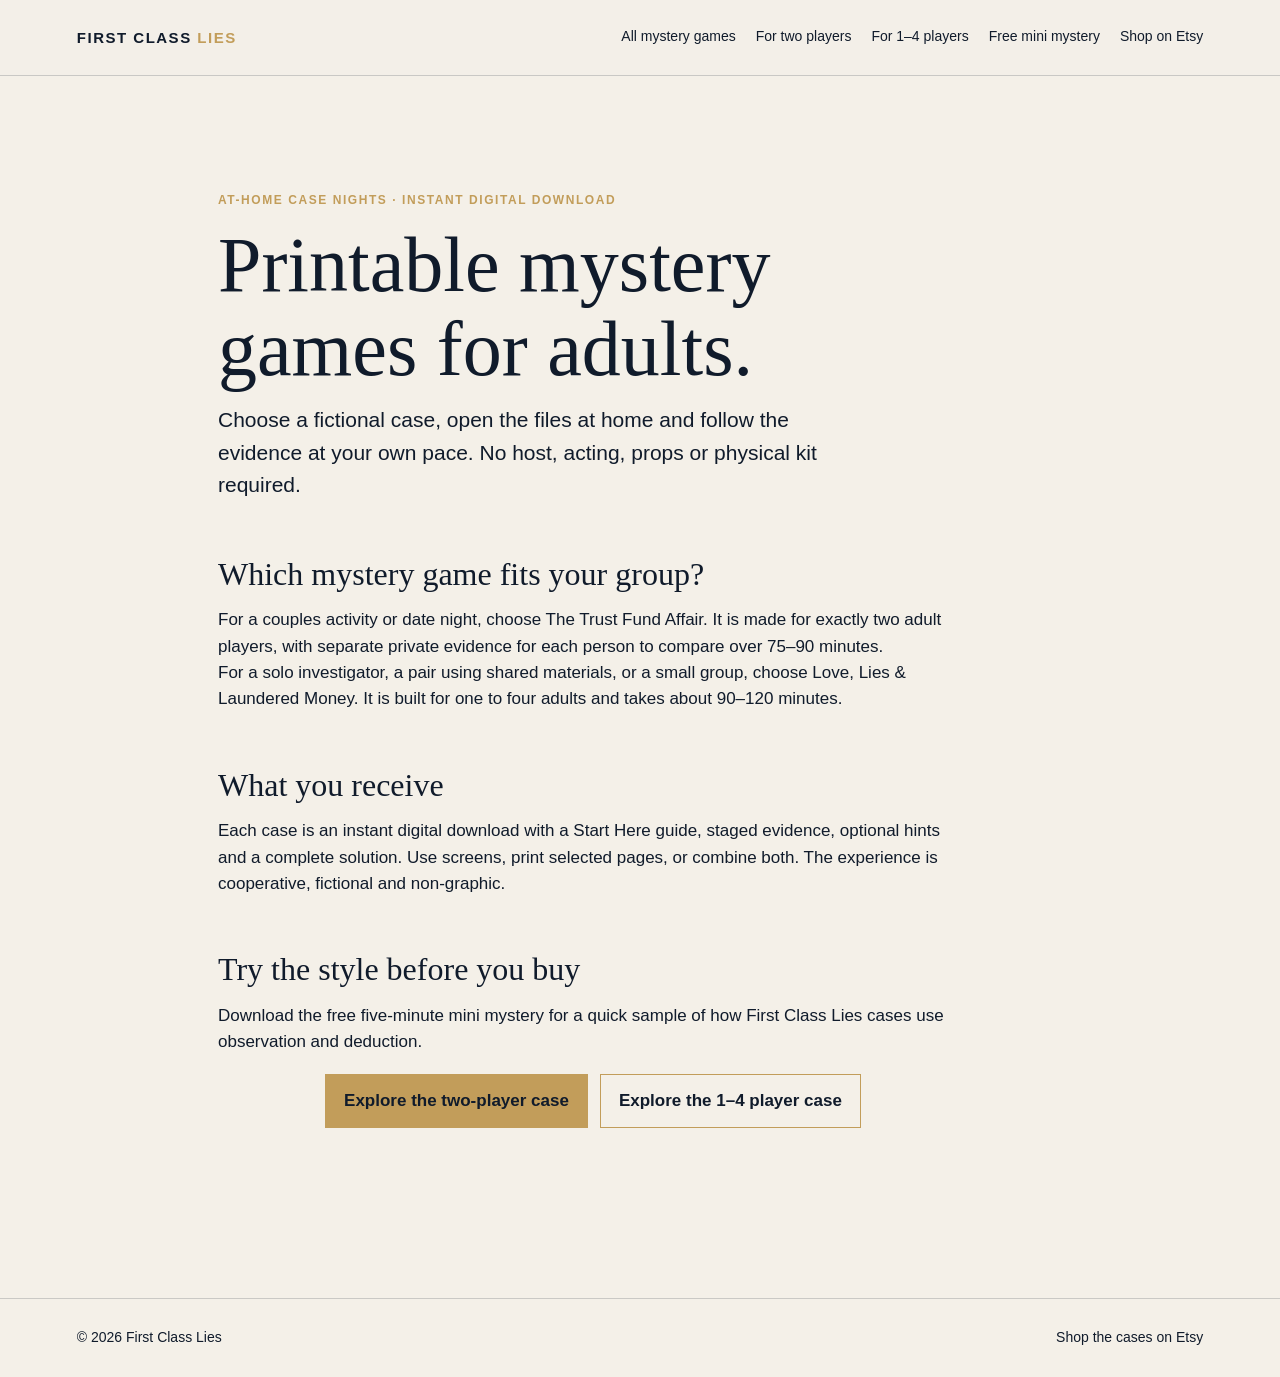
<file: printable-mystery-games-for-adults/index.html>
<!DOCTYPE html><html lang="en"><head><meta charSet="utf-8"/><meta name="viewport" content="width=device-width, initial-scale=1"/><link rel="stylesheet" href="/_next/static/css/index.NVfWSIfI.css" data-rsc-css-href="/_next/static/css/index.NVfWSIfI.css" data-precedence="vite-rsc/importer-resources"/><link rel="modulepreload" fetchPriority="low" href="/_next/static/chunks/index-RnAkbZ2X.js"/><script src="/_next/static/chunks/rolldown-runtime-C60lm6uB.js" type="module" async=""></script><script src="/_next/static/chunks/framework-D_rUT4EX.js" type="module" async=""></script><script src="/_next/static/chunks/app-elements-H_Dr48wG.js" type="module" async=""></script><script src="/_next/static/chunks/hash-Cp347hhd.js" type="module" async=""></script><script src="/_next/static/chunks/record-uXSNv6cl.js" type="module" async=""></script><script src="/_next/static/chunks/app-rsc-cache-busting-D1on3z-T.js" type="module" async=""></script><script src="/_next/static/chunks/app-rsc-render-mode-CvTCGruk.js" type="module" async=""></script><script src="/_next/static/chunks/headers-C_MtfdF4.js" type="module" async=""></script><script src="/_next/static/chunks/protocol-headers-B9-bVeat.js" type="module" async=""></script><script src="/_next/static/chunks/deployment-id-DFhHa9wO.js" type="module" async=""></script><script src="/_next/static/chunks/navigation-errors-D5LMQqDL.js" type="module" async=""></script><link rel="modulepreload" href="/_next/static/chunks/layout-segment-context-RhFK4sGN.js" crossorigin=""/><link rel="modulepreload" href="/_next/static/chunks/link-385LNwHl.js" crossorigin=""/><link rel="modulepreload" href="/_next/static/chunks/app-route-prefetch-policy-ZGUzp7mO.js" crossorigin=""/><link rel="modulepreload" href="/_next/static/chunks/query-DDhZxhdQ.js" crossorigin=""/><title>Printable Mystery Games for Adults | First Class Lies</title><meta name="description" content="Choose a printable mystery game for adults: a two-player date-night case or a shared investigation for one to four players. Instant download, no host or acting."/><meta property="og:title" content="Printable Mystery Games for Adults | First Class Lies"/><meta property="og:description" content="At-home mystery games for couples, solo sleuths and small groups. Instant download; no host or acting required."/><meta property="og:image" content="https://firstclasslies.github.io/trust-fund-date-night-pinterest.png"/><meta property="og:image:width" content="1024"/><meta property="og:image:height" content="1536"/><meta property="og:image:alt" content="Two players at a waterfront gala mystery game scene"/><meta name="twitter:card" content="summary_large_image"/><meta name="twitter:title" content="Printable Mystery Games for Adults | First Class Lies"/><meta name="twitter:description" content="At-home mystery games for couples, solo sleuths and small groups. Instant download; no host or acting required."/><meta name="twitter:image" content="https://firstclasslies.github.io/trust-fund-date-night-pinterest.png"/><meta name="twitter:image:width" content="1024"/><meta name="twitter:image:height" content="1536"/><meta name="twitter:image:alt" content="Two players at a waterfront gala mystery game scene"/><link rel="canonical" href="https://firstclasslies.github.io/printable-mystery-games-for-adults"/><meta name="google-site-verification" content="GK1ERKu0eB01ZQmQpHS7brjux6IkTejGjz5f9nvBj6A"/><meta name="p:domain_verify" content="605ce95a4108009ff75aaf8a3aedfe48"/><script>Object.assign(((self[Symbol.for("vinext.navigationRuntime")]??={bootstrap:{routeManifest:null},functions:{}}).bootstrap.rsc??={rsc:[]}),{params:{},nav:{"pathname":"/printable-mystery-games-for-adults","searchParams":[]}})</script><link rel="modulepreload" href="/_next/static/chunks/index-RnAkbZ2X.js" />
</head><body><script type="application/ld+json">{"@context":"https://schema.org","@type":"Organization","name":"First Class Lies","url":"https://firstclasslies.github.io/","sameAs":["https://firstclasslies.etsy.com/","https://www.pinterest.com/firstclassliesmystery/","https://www.youtube.com/@FirstClassLiesMystery"]}</script><header class="site-header"><a href="/" class="brand">FIRST CLASS <em>LIES</em></a><nav aria-label="Main navigation"><a href="/printable-mystery-games-for-adults">All mystery games</a><a href="/trust-fund-affair">For two players</a><a href="/love-lies-laundered-money">For 1–4 players</a><a href="/free-mini-mystery">Free mini mystery</a><a href="https://firstclasslies.etsy.com/?utm_source=first_class_lies_site&amp;utm_medium=organic&amp;utm_campaign=brand_site">Shop on Etsy</a></nav></header><main class="detail"><p class="eyebrow">At-home case nights · instant digital download</p><h1>Printable mystery games for adults.</h1><p class="lead">Choose a fictional case, open the files at home and follow the evidence at your own pace. No host, acting, props or physical kit required.</p><section><h2>Which mystery game fits your group?</h2><p>For a couples activity or date night, choose <a href="/trust-fund-affair">The Trust Fund Affair</a>. It is made for exactly two adult players, with separate private evidence for each person to compare over 75–90 minutes.</p><p>For a solo investigator, a pair using shared materials, or a small group, choose <a href="/love-lies-laundered-money">Love, Lies &amp; Laundered Money</a>. It is built for one to four adults and takes about 90–120 minutes.</p></section><section><h2>What you receive</h2><p>Each case is an instant digital download with a Start Here guide, staged evidence, optional hints and a complete solution. Use screens, print selected pages, or combine both. The experience is cooperative, fictional and non-graphic.</p></section><section><h2>Try the style before you buy</h2><p><a href="/free-mini-mystery">Download the free five-minute mini mystery</a> for a quick sample of how First Class Lies cases use observation and deduction.</p><div class="button-row"><a href="/trust-fund-affair" class="button">Explore the two-player case</a><a href="/love-lies-laundered-money" class="button button-quiet">Explore the 1–4 player case</a></div></section></main><footer><span>© 2026 First Class Lies</span><a href="https://firstclasslies.etsy.com/?utm_source=first_class_lies_site&amp;utm_medium=organic&amp;utm_campaign=brand_site">Shop the cases on Etsy</a></footer><script type="module" src="/_next/static/chunks/index-RnAkbZ2X.js" id="_R_" async=""></script><script>((self[Symbol.for("vinext.navigationRuntime")]??={bootstrap:{routeManifest:null},functions:{}}).bootstrap.rsc??={rsc:[]}).rsc.push("0:{\"page:/printable-mystery-games-for-adults\":\"$L1\",\"layout:/\":\"$L2\",\"route:/printable-mystery-games-for-adults\":\"$L3\",\"__route\":\"route:/printable-mystery-games-for-adults\",\"__interceptionContext\":null,\"__layoutIds\":[\"layout:/\"],\"__rootLayout\":\"/\",\"__bfcacheSegmentIdentities\":{\"layout:/\":\"[\\\"layout\\\",\\\"layout:/\\\",\\\"root-boundary:/\\\",\\\"\\\"]\",\"page:/printable-mystery-games-for-adults\":\"[\\\"page\\\",\\\"page:/printable-mystery-games-for-adults\\\",\\\"root-boundary:/\\\",\\\"[\\\\\\\"printable-mystery-games-for-adults\\\\\\\"]\\\"]\"},\"__srcPage\":[\"printable-mystery-games-for-adults\",\"page\"],\"__layoutFlags\":{\"layout:/\":\"s\"},\"__artifactCompatibility\":{\"schemaVersion\":1,\"graphVersion\":\"app-route-graph:02eb4eeb3ebddd94\",\"deploymentVersion\":\"b65eb98f-8f67-4e37-aa5d-f43bc2dddb83\",\"appElementsSchemaVersion\":1,\"rscPayloadSchemaVersion\":1,\"rootBoundaryId\":\"/\",\"renderEpoch\":null}}\n")</script><script>((self[Symbol.for("vinext.navigationRuntime")]??={bootstrap:{routeManifest:null},functions:{}}).bootstrap.rsc??={rsc:[]}).rsc.push("4:I[\"c2747888630f\",[],\"default\",1]\n")</script><script>((self[Symbol.for("vinext.navigationRuntime")]??={bootstrap:{routeManifest:null},functions:{}}).bootstrap.rsc??={rsc:[]}).rsc.push("5:I[\"8c0f216c4604\",[],\"Children\",1]\n")</script><script>((self[Symbol.for("vinext.navigationRuntime")]??={bootstrap:{routeManifest:null},functions:{}}).bootstrap.rsc??={rsc:[]}).rsc.push("6:I[\"593f344dc510\",[],\"GlobalErrorBoundary\",1]\n")</script><script>((self[Symbol.for("vinext.navigationRuntime")]??={bootstrap:{routeManifest:null},functions:{}}).bootstrap.rsc??={rsc:[]}).rsc.push("7:I[\"0b874ad30386\",[],\"default\",1]\n")</script><script>((self[Symbol.for("vinext.navigationRuntime")]??={bootstrap:{routeManifest:null},functions:{}}).bootstrap.rsc??={rsc:[]}).rsc.push("8:I[\"593f344dc510\",[],\"ErrorBoundary\",1]\n")</script><script>((self[Symbol.for("vinext.navigationRuntime")]??={bootstrap:{routeManifest:null},functions:{}}).bootstrap.rsc??={rsc:[]}).rsc.push("9:I[\"15c18cfaeeff\",[],\"LayoutSegmentProvider\",1]\n")</script><script>((self[Symbol.for("vinext.navigationRuntime")]??={bootstrap:{routeManifest:null},functions:{}}).bootstrap.rsc??={rsc:[]}).rsc.push("a:I[\"8c0f216c4604\",[],\"Slot\",1]\n")</script><script>((self[Symbol.for("vinext.navigationRuntime")]??={bootstrap:{routeManifest:null},functions:{}}).bootstrap.rsc??={rsc:[]}).rsc.push("b:I[\"593f344dc510\",[],\"NotFoundBoundary\",1]\n")</script><script>((self[Symbol.for("vinext.navigationRuntime")]??={bootstrap:{routeManifest:null},functions:{}}).bootstrap.rsc??={rsc:[]}).rsc.push("c:I[\"9276801271d6\",[],\"AppRouterScrollTarget\",1]\n")</script><script>((self[Symbol.for("vinext.navigationRuntime")]??={bootstrap:{routeManifest:null},functions:{}}).bootstrap.rsc??={rsc:[]}).rsc.push("d:I[\"593f344dc510\",[],\"RedirectBoundary\",1]\n")</script><script>((self[Symbol.for("vinext.navigationRuntime")]??={bootstrap:{routeManifest:null},functions:{}}).bootstrap.rsc??={rsc:[]}).rsc.push(":HL[\"/_next/static/css/index.NVfWSIfI.css\",\"style\"     ]\n")</script><script>((self[Symbol.for("vinext.navigationRuntime")]??={bootstrap:{routeManifest:null},functions:{}}).bootstrap.rsc??={rsc:[]}).rsc.push("2:[[[\"$\",\"link\",\"css:/_next/static/css/index.NVfWSIfI.css\",{\"rel\":\"stylesheet\",\"precedence\":\"vite-rsc/importer-resources\",\"href\":\"/_next/static/css/index.NVfWSIfI.css\",\"data-rsc-css-href\":\"/_next/static/css/index.NVfWSIfI.css\"}],\"$undefined\"],[\"$\",\"html\",null,{\"lang\":\"en\",\"children\":[\"$\",\"body\",null,{\"children\":[[\"$\",\"script\",null,{\"type\":\"application/ld+json\",\"dangerouslySetInnerHTML\":{\"__html\":\"{\\\"@context\\\":\\\"https://schema.org\\\",\\\"@type\\\":\\\"Organization\\\",\\\"name\\\":\\\"First Class Lies\\\",\\\"url\\\":\\\"https://firstclasslies.github.io/\\\",\\\"sameAs\\\":[\\\"https://firstclasslies.etsy.com/\\\",\\\"https://www.pinterest.com/firstclassliesmystery/\\\",\\\"https://www.youtube.com/@FirstClassLiesMystery\\\"]}\"}}],[\"$\",\"header\",null,{\"className\":\"site-header\",\"children\":[[\"$\",\"$L4\",null,{\"href\":\"/\",\"className\":\"brand\",\"children\":[\"FIRST CLASS \",[\"$\",\"em\",null,{\"children\":\"LIES\"}]]}],[\"$\",\"nav\",null,{\"aria-label\":\"Main navigation\",\"children\":[[\"$\",\"$L4\",null,{\"href\":\"/printable-mystery-games-for-adults\",\"children\":\"All mystery games\"}],[\"$\",\"$L4\",null,{\"href\":\"/trust-fund-affair\",\"children\":\"For two players\"}],[\"$\",\"$L4\",null,{\"href\":\"/love-lies-laundered-money\",\"children\":\"For 1–4 players\"}],[\"$\",\"$L4\",null,{\"href\":\"/free-mini-mystery\",\"children\":\"Free mini mystery\"}],[\"$\",\"a\",null,{\"href\":\"https://firstclasslies.etsy.com/?utm_source=first_class_lies_site\u0026utm_medium=organic\u0026utm_campaign=brand_site\",\"children\":\"Shop on Etsy\"}]]}]]}],[\"$\",\"$L5\",null,{}],[\"$\",\"footer\",null,{\"children\":[[\"$\",\"span\",null,{\"children\":\"© 2026 First Class Lies\"}],[\"$\",\"a\",null,{\"href\":\"https://firstclasslies.etsy.com/?utm_source=first_class_lies_site\u0026utm_medium=organic\u0026utm_campaign=brand_site\",\"children\":\"Shop the cases on Etsy\"}]]}]]}]}]]\n")</script><script>((self[Symbol.for("vinext.navigationRuntime")]??={bootstrap:{routeManifest:null},functions:{}}).bootstrap.rsc??={rsc:[]}).rsc.push("3:[[[\"$\",\"meta\",null,{\"charSet\":\"utf-8\"}],[[\"$\",\"title\",\"0\",{\"children\":\"Printable Mystery Games for Adults | First Class Lies\"}],[\"$\",\"meta\",\"1\",{\"name\":\"description\",\"content\":\"Choose a printable mystery game for adults: a two-player date-night case or a shared investigation for one to four players. Instant download, no host or acting.\"}],[\"$\",\"meta\",\"2\",{\"property\":\"og:title\",\"content\":\"Printable Mystery Games for Adults | First Class Lies\"}],[\"$\",\"meta\",\"3\",{\"property\":\"og:description\",\"content\":\"At-home mystery games for couples, solo sleuths and small groups. Instant download; no host or acting required.\"}],[\"$\",\"meta\",\"4\",{\"property\":\"og:image\",\"content\":\"https://firstclasslies.github.io/trust-fund-date-night-pinterest.png\"}],[\"$\",\"meta\",\"5\",{\"property\":\"og:image:width\",\"content\":\"1024\"}],[\"$\",\"meta\",\"6\",{\"property\":\"og:image:height\",\"content\":\"1536\"}],[\"$\",\"meta\",\"7\",{\"property\":\"og:image:alt\",\"content\":\"Two players at a waterfront gala mystery game scene\"}],[\"$\",\"meta\",\"8\",{\"name\":\"twitter:card\",\"content\":\"summary_large_image\"}],[\"$\",\"meta\",\"9\",{\"name\":\"twitter:title\",\"content\":\"Printable Mystery Games for Adults | First Class Lies\"}],[\"$\",\"meta\",\"10\",{\"name\":\"twitter:description\",\"content\":\"At-home mystery games for couples, solo sleuths and small groups. Instant download; no host or acting required.\"}],[\"$\",\"meta\",\"11\",{\"name\":\"twitter:image\",\"content\":\"https://firstclasslies.github.io/trust-fund-date-night-pinterest.png\"}],[\"$\",\"meta\",\"12\",{\"name\":\"twitter:image:width\",\"content\":\"1024\"}],[\"$\",\"meta\",\"13\",{\"name\":\"twitter:image:height\",\"content\":\"1536\"}],[\"$\",\"meta\",\"14\",{\"name\":\"twitter:image:alt\",\"content\":\"Two players at a waterfront gala mystery game scene\"}],[\"$\",\"link\",\"15\",{\"rel\":\"canonical\",\"href\":\"https://firstclasslies.github.io/printable-mystery-games-for-adults\"}],[\"$\",\"meta\",\"16\",{\"name\":\"google-site-verification\",\"content\":\"GK1ERKu0eB01ZQmQpHS7brjux6IkTejGjz5f9nvBj6A\"}],[\"$\",\"meta\",\"17\",{\"name\":\"p:domain_verify\",\"content\":\"605ce95a4108009ff75aaf8a3aedfe48\"}]],[[\"$\",\"meta\",\"0\",{\"name\":\"viewport\",\"content\":\"width=device-width, initial-scale=1\"}]]],[\"$\",\"$L6\",null,{\"fallback\":\"$7\",\"children\":[\"$\",\"$L8\",null,{\"fallback\":\"$7\",\"children\":[\"$\",\"$L9\",null,{\"providerId\":\"layout:/\",\"segmentMap\":{\"children\":[\"printable-mystery-games-for-adults\"]},\"children\":[\"$\",\"$La\",null,{\"id\":\"layout:/\",\"parallelSlots\":\"$undefined\",\"children\":[\"$\",\"$Lb\",null,{\"resetKey\":\"printable-mystery-games-for-adults\",\"fallback\":[[\"$\",\"title\",null,{\"children\":\"404: This page could not be found.\"}],[\"$\",\"div\",null,{\"style\":{\"fontFamily\":\"system-ui,\\\"Segoe UI\\\",Roboto,Helvetica,Arial,sans-serif,\\\"Apple Color Emoji\\\",\\\"Segoe UI Emoji\\\"\",\"height\":\"100vh\",\"textAlign\":\"center\",\"display\":\"flex\",\"flexDirection\":\"column\",\"alignItems\":\"center\",\"justifyContent\":\"center\"},\"children\":[\"$\",\"div\",null,{\"children\":[[\"$\",\"style\",null,{\"dangerouslySetInnerHTML\":{\"__html\":\"body{color:#000;background:#fff;margin:0}.next-error-h1{border-right:1px solid rgba(0,0,0,.3)}@media (prefers-color-scheme:dark){body{color:#fff;background:#000}.next-error-h1{border-right:1px solid rgba(255,255,255,.3)}}\"}}],[\"$\",\"h1\",null,{\"className\":\"next-error-h1\",\"style\":{\"display\":\"inline-block\",\"margin\":\"0 20px 0 0\",\"padding\":\"0 23px 0 0\",\"fontSize\":24,\"fontWeight\":500,\"verticalAlign\":\"top\",\"lineHeight\":\"49px\"},\"children\":404}],[\"$\",\"div\",null,{\"style\":{\"display\":\"inline-block\"},\"children\":[\"$\",\"h2\",null,{\"style\":{\"fontSize\":14,\"fontWeight\":400,\"lineHeight\":\"49px\",\"margin\":0},\"children\":\"This page could not be found.\"}]}]]}]}]],\"children\":[\"$\",\"$Lc\",null,{\"children\":[\"$\",\"$Ld\",null,{\"children\":[[\"$\",\"$L9\",null,{\"providerId\":\"page:/printable-mystery-games-for-adults\",\"segmentMap\":{\"children\":[\"__PAGE__\"]},\"children\":[\"$\",\"$La\",null,{\"id\":\"page:/printable-mystery-games-for-adults\"}]}],null]}]}]}]}]}]}]}],null,null]\n")</script><script>((self[Symbol.for("vinext.navigationRuntime")]??={bootstrap:{routeManifest:null},functions:{}}).bootstrap.rsc??={rsc:[]}).rsc.push("1:[\"$\",\"main\",null,{\"className\":\"detail\",\"children\":[[\"$\",\"p\",null,{\"className\":\"eyebrow\",\"children\":\"At-home case nights · instant digital download\"}],[\"$\",\"h1\",null,{\"children\":\"Printable mystery games for adults.\"}],[\"$\",\"p\",null,{\"className\":\"lead\",\"children\":\"Choose a fictional case, open the files at home and follow the evidence at your own pace. No host, acting, props or physical kit required.\"}],[\"$\",\"section\",null,{\"children\":[[\"$\",\"h2\",null,{\"children\":\"Which mystery game fits your group?\"}],[\"$\",\"p\",null,{\"children\":[\"For a couples activity or date night, choose \",[\"$\",\"$L4\",null,{\"href\":\"/trust-fund-affair\",\"children\":\"The Trust Fund Affair\"}],\". It is made for exactly two adult players, with separate private evidence for each person to compare over 75–90 minutes.\"]}],[\"$\",\"p\",null,{\"children\":[\"For a solo investigator, a pair using shared materials, or a small group, choose \",[\"$\",\"$L4\",null,{\"href\":\"/love-lies-laundered-money\",\"children\":\"Love, Lies \u0026 Laundered Money\"}],\". It is built for one to four adults and takes about 90–120 minutes.\"]}]]}],[\"$\",\"section\",null,{\"children\":[[\"$\",\"h2\",null,{\"children\":\"What you receive\"}],[\"$\",\"p\",null,{\"children\":\"Each case is an instant digital download with a Start Here guide, staged evidence, optional hints and a complete solution. Use screens, print selected pages, or combine both. The experience is cooperative, fictional and non-graphic.\"}]]}],[\"$\",\"section\",null,{\"children\":[[\"$\",\"h2\",null,{\"children\":\"Try the style before you buy\"}],[\"$\",\"p\",null,{\"children\":[[\"$\",\"$L4\",null,{\"href\":\"/free-mini-mystery\",\"children\":\"Download the free five-minute mini mystery\"}],\" for a quick sample of how First Class Lies cases use observation and deduction.\"]}],[\"$\",\"div\",null,{\"className\":\"button-row\",\"children\":[[\"$\",\"$L4\",null,{\"className\":\"button\",\"href\":\"/trust-fund-affair\",\"children\":\"Explore the two-player case\"}],[\"$\",\"$L4\",null,{\"className\":\"button button-quiet\",\"href\":\"/love-lies-laundered-money\",\"children\":\"Explore the 1–4 player case\"}]]}]]}]]}]\n")</script><script>Object.assign(((self[Symbol.for("vinext.navigationRuntime")]??={bootstrap:{routeManifest:null},functions:{}}).bootstrap.rsc??={rsc:[]}),{"initialCacheKind":"static"});((self[Symbol.for("vinext.navigationRuntime")]??={bootstrap:{routeManifest:null},functions:{}}).bootstrap.rsc??={rsc:[]}).done=true</script></body></html>
</file>
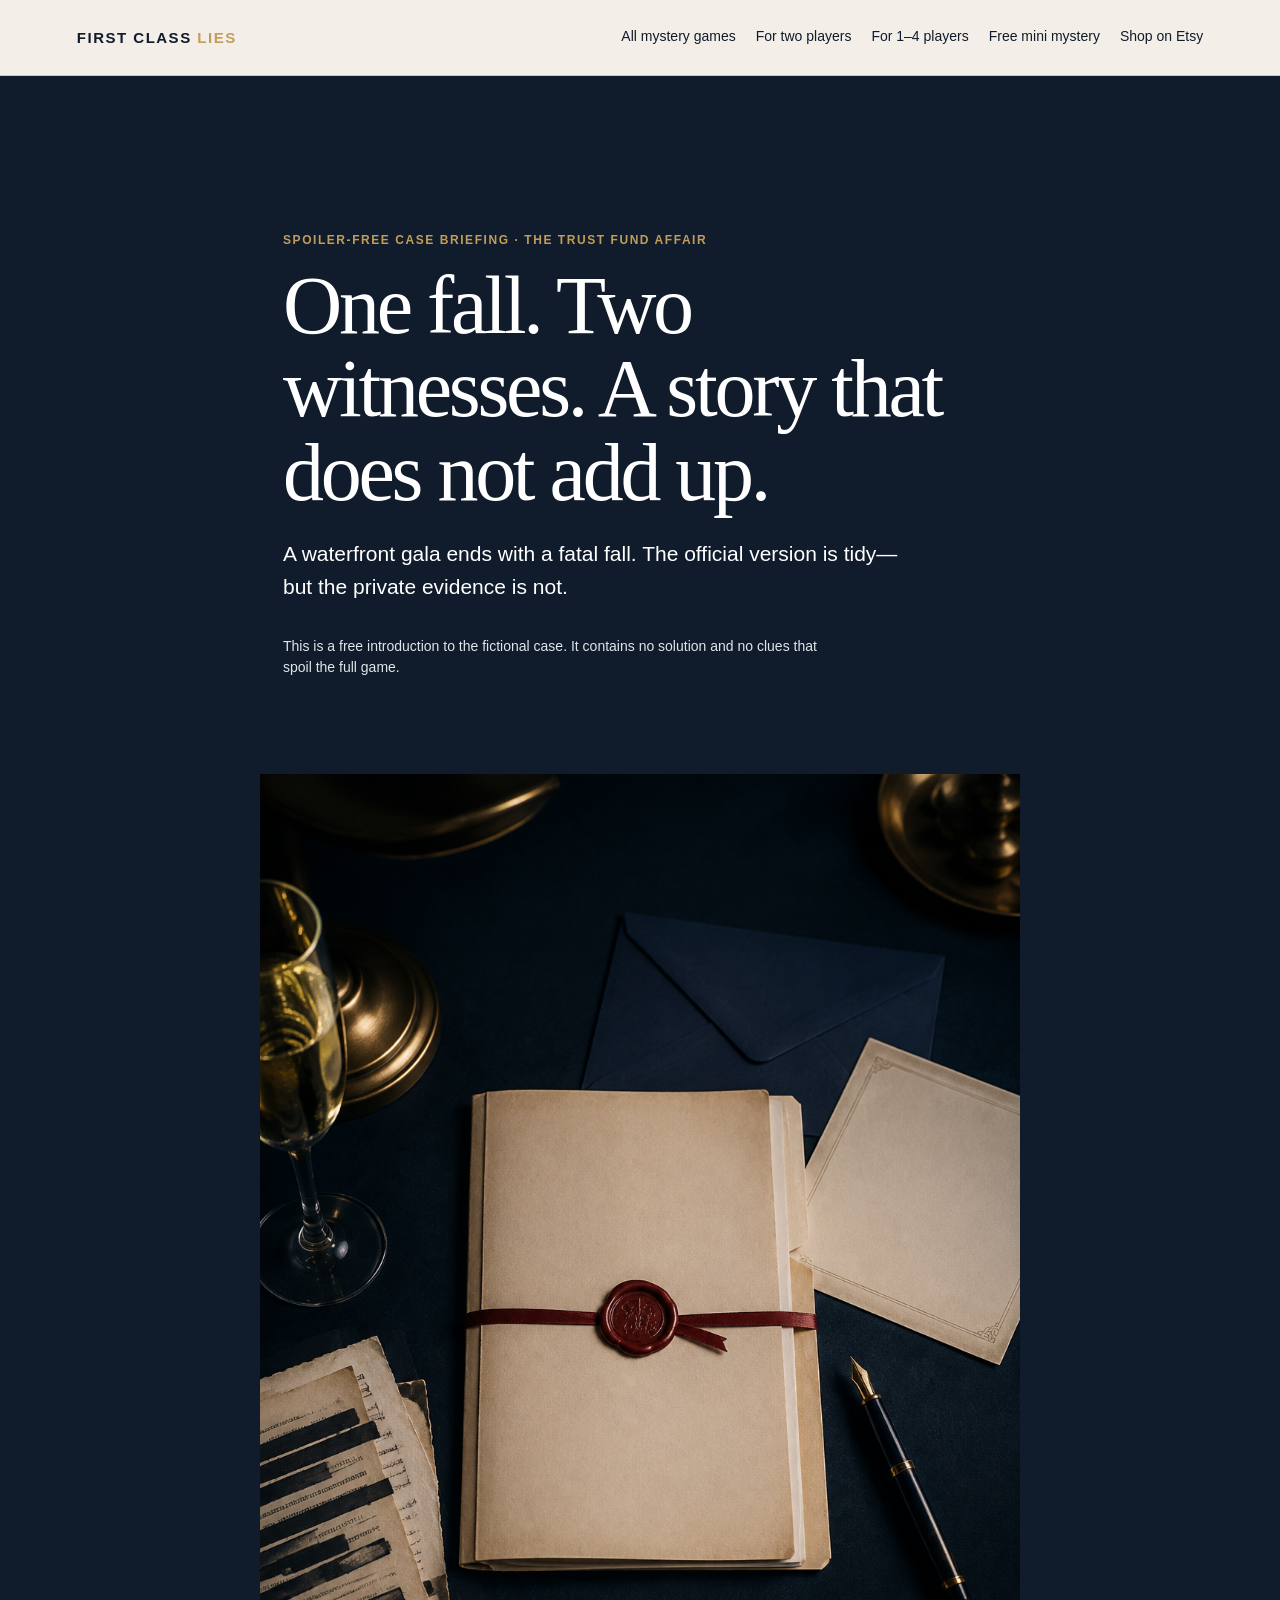
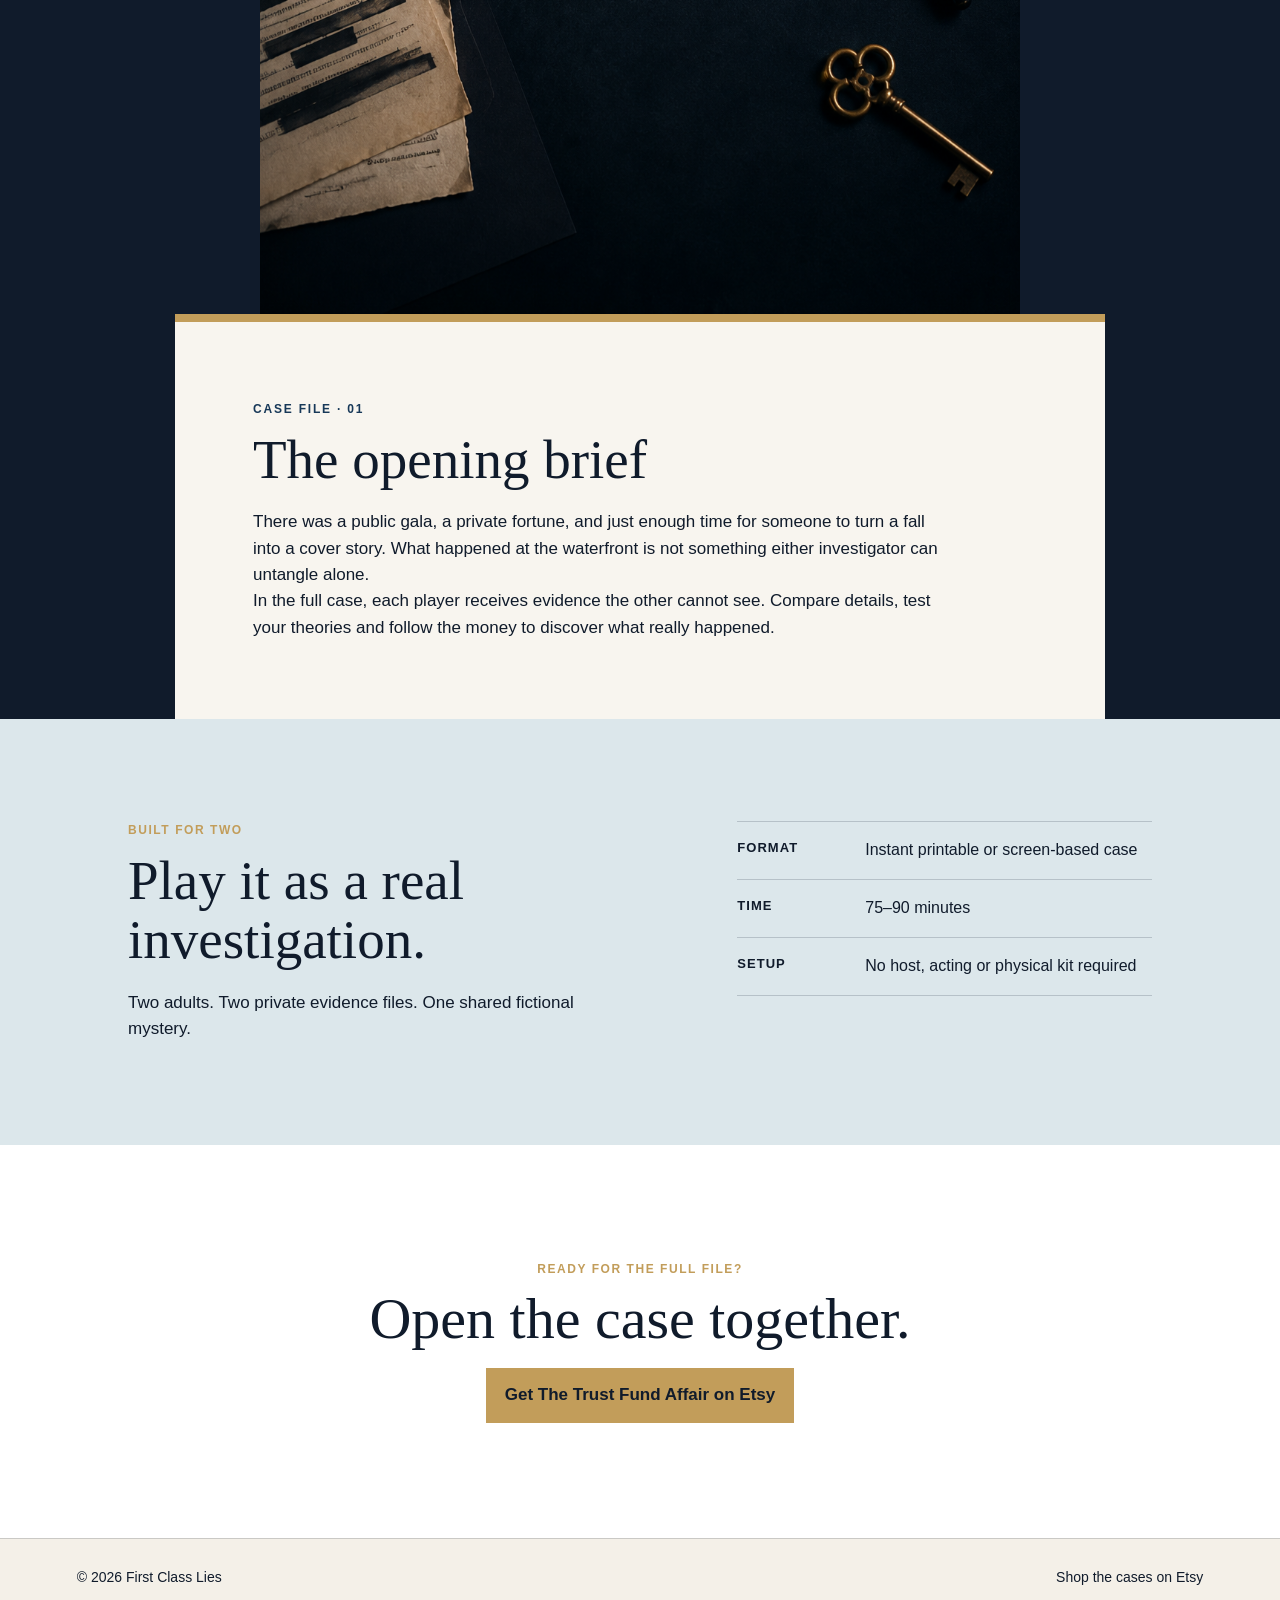
<file: trust-fund-affair-case-briefing/index.html>
<!DOCTYPE html><html lang="en"><head><meta charSet="utf-8"/><meta name="viewport" content="width=device-width, initial-scale=1"/><link rel="preload" href="/trust-fund-case-briefing.png" as="image"/><link rel="stylesheet" href="/_next/static/css/index.NVfWSIfI.css" data-rsc-css-href="/_next/static/css/index.NVfWSIfI.css" data-precedence="vite-rsc/importer-resources"/><link rel="modulepreload" fetchPriority="low" href="/_next/static/chunks/index-RnAkbZ2X.js"/><script src="/_next/static/chunks/rolldown-runtime-C60lm6uB.js" type="module" async=""></script><script src="/_next/static/chunks/framework-D_rUT4EX.js" type="module" async=""></script><script src="/_next/static/chunks/app-elements-H_Dr48wG.js" type="module" async=""></script><script src="/_next/static/chunks/hash-Cp347hhd.js" type="module" async=""></script><script src="/_next/static/chunks/record-uXSNv6cl.js" type="module" async=""></script><script src="/_next/static/chunks/app-rsc-cache-busting-D1on3z-T.js" type="module" async=""></script><script src="/_next/static/chunks/app-rsc-render-mode-CvTCGruk.js" type="module" async=""></script><script src="/_next/static/chunks/headers-C_MtfdF4.js" type="module" async=""></script><script src="/_next/static/chunks/protocol-headers-B9-bVeat.js" type="module" async=""></script><script src="/_next/static/chunks/deployment-id-DFhHa9wO.js" type="module" async=""></script><script src="/_next/static/chunks/navigation-errors-D5LMQqDL.js" type="module" async=""></script><link rel="modulepreload" href="/_next/static/chunks/layout-segment-context-RhFK4sGN.js" crossorigin=""/><link rel="modulepreload" href="/_next/static/chunks/link-385LNwHl.js" crossorigin=""/><link rel="modulepreload" href="/_next/static/chunks/app-route-prefetch-policy-ZGUzp7mO.js" crossorigin=""/><link rel="modulepreload" href="/_next/static/chunks/query-DDhZxhdQ.js" crossorigin=""/><title>Free Case Briefing: The Trust Fund Affair | First Class Lies</title><meta name="description" content="Read a spoiler-free case briefing for The Trust Fund Affair, a two-player printable mystery game for adults."/><meta name="google-site-verification" content="GK1ERKu0eB01ZQmQpHS7brjux6IkTejGjz5f9nvBj6A"/><meta name="p:domain_verify" content="605ce95a4108009ff75aaf8a3aedfe48"/><script>Object.assign(((self[Symbol.for("vinext.navigationRuntime")]??={bootstrap:{routeManifest:null},functions:{}}).bootstrap.rsc??={rsc:[]}),{params:{},nav:{"pathname":"/trust-fund-affair-case-briefing","searchParams":[]}})</script><link rel="modulepreload" href="/_next/static/chunks/index-RnAkbZ2X.js" />
</head><body><script type="application/ld+json">{"@context":"https://schema.org","@type":"Organization","name":"First Class Lies","url":"https://firstclasslies.github.io/","sameAs":["https://firstclasslies.etsy.com/","https://www.pinterest.com/firstclassliesmystery/","https://www.youtube.com/@FirstClassLiesMystery"]}</script><header class="site-header"><a href="/" class="brand">FIRST CLASS <em>LIES</em></a><nav aria-label="Main navigation"><a href="/printable-mystery-games-for-adults">All mystery games</a><a href="/trust-fund-affair">For two players</a><a href="/love-lies-laundered-money">For 1–4 players</a><a href="/free-mini-mystery">Free mini mystery</a><a href="https://firstclasslies.etsy.com/?utm_source=first_class_lies_site&amp;utm_medium=organic&amp;utm_campaign=brand_site">Shop on Etsy</a></nav></header><main class="briefing"><section class="briefing-hero"><p class="eyebrow">Spoiler-free case briefing · The Trust Fund Affair</p><h1>One fall. Two witnesses. A story that does not add up.</h1><p class="lead">A waterfront gala ends with a fatal fall. The official version is tidy—but the private evidence is not.</p><p class="briefing-note">This is a free introduction to the fictional case. It contains no solution and no clues that spoil the full game.</p></section><img class="briefing-image" src="/trust-fund-case-briefing.png" alt="Fictional gala mystery case file with sealed dossier, envelope and redacted papers"/><section class="briefing-file" aria-labelledby="briefing-heading"><p class="file-label">CASE FILE · 01</p><h2 id="briefing-heading">The opening brief</h2><p>There was a public gala, a private fortune, and just enough time for someone to turn a fall into a cover story. What happened at the waterfront is not something either investigator can untangle alone.</p><p>In the full case, each player receives evidence the other cannot see. Compare details, test your theories and follow the money to discover what really happened.</p></section><section class="briefing-details"><div><p class="eyebrow">Built for two</p><h2>Play it as a real investigation.</h2><p>Two adults. Two private evidence files. One shared fictional mystery.</p></div><div class="briefing-facts"><p><strong>Format</strong><span>Instant printable or screen-based case</span></p><p><strong>Time</strong><span>75–90 minutes</span></p><p><strong>Setup</strong><span>No host, acting or physical kit required</span></p></div></section><section class="shop-cta"><p class="eyebrow">Ready for the full file?</p><h2>Open the case together.</h2><a class="button" href="https://www.etsy.com/ca/listing/4569212128/printable-escape-room-for-adults-the?utm_source=first_class_lies_site&amp;utm_medium=organic_case_briefing&amp;utm_campaign=trust_fund_briefing">Get The Trust Fund Affair on Etsy</a></section></main><footer><span>© 2026 First Class Lies</span><a href="https://firstclasslies.etsy.com/?utm_source=first_class_lies_site&amp;utm_medium=organic&amp;utm_campaign=brand_site">Shop the cases on Etsy</a></footer><script type="module" src="/_next/static/chunks/index-RnAkbZ2X.js" id="_R_" async=""></script><script>((self[Symbol.for("vinext.navigationRuntime")]??={bootstrap:{routeManifest:null},functions:{}}).bootstrap.rsc??={rsc:[]}).rsc.push("0:{\"page:/trust-fund-affair-case-briefing\":\"$L1\",\"layout:/\":\"$L2\",\"route:/trust-fund-affair-case-briefing\":\"$L3\",\"__route\":\"route:/trust-fund-affair-case-briefing\",\"__interceptionContext\":null,\"__layoutIds\":[\"layout:/\"],\"__rootLayout\":\"/\",\"__bfcacheSegmentIdentities\":{\"layout:/\":\"[\\\"layout\\\",\\\"layout:/\\\",\\\"root-boundary:/\\\",\\\"\\\"]\",\"page:/trust-fund-affair-case-briefing\":\"[\\\"page\\\",\\\"page:/trust-fund-affair-case-briefing\\\",\\\"root-boundary:/\\\",\\\"[\\\\\\\"trust-fund-affair-case-briefing\\\\\\\"]\\\"]\"},\"__srcPage\":[\"trust-fund-affair-case-briefing\",\"page\"],\"__layoutFlags\":{\"layout:/\":\"s\"},\"__artifactCompatibility\":{\"schemaVersion\":1,\"graphVersion\":\"app-route-graph:81d1e30c69e8b77c\",\"deploymentVersion\":\"b65eb98f-8f67-4e37-aa5d-f43bc2dddb83\",\"appElementsSchemaVersion\":1,\"rscPayloadSchemaVersion\":1,\"rootBoundaryId\":\"/\",\"renderEpoch\":null}}\n")</script><script>((self[Symbol.for("vinext.navigationRuntime")]??={bootstrap:{routeManifest:null},functions:{}}).bootstrap.rsc??={rsc:[]}).rsc.push("4:I[\"c2747888630f\",[],\"default\",1]\n")</script><script>((self[Symbol.for("vinext.navigationRuntime")]??={bootstrap:{routeManifest:null},functions:{}}).bootstrap.rsc??={rsc:[]}).rsc.push("5:I[\"8c0f216c4604\",[],\"Children\",1]\n")</script><script>((self[Symbol.for("vinext.navigationRuntime")]??={bootstrap:{routeManifest:null},functions:{}}).bootstrap.rsc??={rsc:[]}).rsc.push("6:I[\"593f344dc510\",[],\"GlobalErrorBoundary\",1]\n")</script><script>((self[Symbol.for("vinext.navigationRuntime")]??={bootstrap:{routeManifest:null},functions:{}}).bootstrap.rsc??={rsc:[]}).rsc.push("7:I[\"0b874ad30386\",[],\"default\",1]\n")</script><script>((self[Symbol.for("vinext.navigationRuntime")]??={bootstrap:{routeManifest:null},functions:{}}).bootstrap.rsc??={rsc:[]}).rsc.push("8:I[\"593f344dc510\",[],\"ErrorBoundary\",1]\n")</script><script>((self[Symbol.for("vinext.navigationRuntime")]??={bootstrap:{routeManifest:null},functions:{}}).bootstrap.rsc??={rsc:[]}).rsc.push("9:I[\"15c18cfaeeff\",[],\"LayoutSegmentProvider\",1]\n")</script><script>((self[Symbol.for("vinext.navigationRuntime")]??={bootstrap:{routeManifest:null},functions:{}}).bootstrap.rsc??={rsc:[]}).rsc.push("a:I[\"8c0f216c4604\",[],\"Slot\",1]\n")</script><script>((self[Symbol.for("vinext.navigationRuntime")]??={bootstrap:{routeManifest:null},functions:{}}).bootstrap.rsc??={rsc:[]}).rsc.push("b:I[\"593f344dc510\",[],\"NotFoundBoundary\",1]\n")</script><script>((self[Symbol.for("vinext.navigationRuntime")]??={bootstrap:{routeManifest:null},functions:{}}).bootstrap.rsc??={rsc:[]}).rsc.push("c:I[\"9276801271d6\",[],\"AppRouterScrollTarget\",1]\n")</script><script>((self[Symbol.for("vinext.navigationRuntime")]??={bootstrap:{routeManifest:null},functions:{}}).bootstrap.rsc??={rsc:[]}).rsc.push("d:I[\"593f344dc510\",[],\"RedirectBoundary\",1]\n")</script><script>((self[Symbol.for("vinext.navigationRuntime")]??={bootstrap:{routeManifest:null},functions:{}}).bootstrap.rsc??={rsc:[]}).rsc.push(":HL[\"/_next/static/css/index.NVfWSIfI.css\",\"style\"     ]\n")</script><script>((self[Symbol.for("vinext.navigationRuntime")]??={bootstrap:{routeManifest:null},functions:{}}).bootstrap.rsc??={rsc:[]}).rsc.push("2:[[[\"$\",\"link\",\"css:/_next/static/css/index.NVfWSIfI.css\",{\"rel\":\"stylesheet\",\"precedence\":\"vite-rsc/importer-resources\",\"href\":\"/_next/static/css/index.NVfWSIfI.css\",\"data-rsc-css-href\":\"/_next/static/css/index.NVfWSIfI.css\"}],\"$undefined\"],[\"$\",\"html\",null,{\"lang\":\"en\",\"children\":[\"$\",\"body\",null,{\"children\":[[\"$\",\"script\",null,{\"type\":\"application/ld+json\",\"dangerouslySetInnerHTML\":{\"__html\":\"{\\\"@context\\\":\\\"https://schema.org\\\",\\\"@type\\\":\\\"Organization\\\",\\\"name\\\":\\\"First Class Lies\\\",\\\"url\\\":\\\"https://firstclasslies.github.io/\\\",\\\"sameAs\\\":[\\\"https://firstclasslies.etsy.com/\\\",\\\"https://www.pinterest.com/firstclassliesmystery/\\\",\\\"https://www.youtube.com/@FirstClassLiesMystery\\\"]}\"}}],[\"$\",\"header\",null,{\"className\":\"site-header\",\"children\":[[\"$\",\"$L4\",null,{\"href\":\"/\",\"className\":\"brand\",\"children\":[\"FIRST CLASS \",[\"$\",\"em\",null,{\"children\":\"LIES\"}]]}],[\"$\",\"nav\",null,{\"aria-label\":\"Main navigation\",\"children\":[[\"$\",\"$L4\",null,{\"href\":\"/printable-mystery-games-for-adults\",\"children\":\"All mystery games\"}],[\"$\",\"$L4\",null,{\"href\":\"/trust-fund-affair\",\"children\":\"For two players\"}],[\"$\",\"$L4\",null,{\"href\":\"/love-lies-laundered-money\",\"children\":\"For 1–4 players\"}],[\"$\",\"$L4\",null,{\"href\":\"/free-mini-mystery\",\"children\":\"Free mini mystery\"}],[\"$\",\"a\",null,{\"href\":\"https://firstclasslies.etsy.com/?utm_source=first_class_lies_site\u0026utm_medium=organic\u0026utm_campaign=brand_site\",\"children\":\"Shop on Etsy\"}]]}]]}],[\"$\",\"$L5\",null,{}],[\"$\",\"footer\",null,{\"children\":[[\"$\",\"span\",null,{\"children\":\"© 2026 First Class Lies\"}],[\"$\",\"a\",null,{\"href\":\"https://firstclasslies.etsy.com/?utm_source=first_class_lies_site\u0026utm_medium=organic\u0026utm_campaign=brand_site\",\"children\":\"Shop the cases on Etsy\"}]]}]]}]}]]\n")</script><script>((self[Symbol.for("vinext.navigationRuntime")]??={bootstrap:{routeManifest:null},functions:{}}).bootstrap.rsc??={rsc:[]}).rsc.push("3:[[[\"$\",\"meta\",null,{\"charSet\":\"utf-8\"}],[[\"$\",\"title\",\"0\",{\"children\":\"Free Case Briefing: The Trust Fund Affair | First Class Lies\"}],[\"$\",\"meta\",\"1\",{\"name\":\"description\",\"content\":\"Read a spoiler-free case briefing for The Trust Fund Affair, a two-player printable mystery game for adults.\"}],[\"$\",\"meta\",\"2\",{\"name\":\"google-site-verification\",\"content\":\"GK1ERKu0eB01ZQmQpHS7brjux6IkTejGjz5f9nvBj6A\"}],[\"$\",\"meta\",\"3\",{\"name\":\"p:domain_verify\",\"content\":\"605ce95a4108009ff75aaf8a3aedfe48\"}]],[[\"$\",\"meta\",\"0\",{\"name\":\"viewport\",\"content\":\"width=device-width, initial-scale=1\"}]]],[\"$\",\"$L6\",null,{\"fallback\":\"$7\",\"children\":[\"$\",\"$L8\",null,{\"fallback\":\"$7\",\"children\":[\"$\",\"$L9\",null,{\"providerId\":\"layout:/\",\"segmentMap\":{\"children\":[\"trust-fund-affair-case-briefing\"]},\"children\":[\"$\",\"$La\",null,{\"id\":\"layout:/\",\"parallelSlots\":\"$undefined\",\"children\":[\"$\",\"$Lb\",null,{\"resetKey\":\"trust-fund-affair-case-briefing\",\"fallback\":[[\"$\",\"title\",null,{\"children\":\"404: This page could not be found.\"}],[\"$\",\"div\",null,{\"style\":{\"fontFamily\":\"system-ui,\\\"Segoe UI\\\",Roboto,Helvetica,Arial,sans-serif,\\\"Apple Color Emoji\\\",\\\"Segoe UI Emoji\\\"\",\"height\":\"100vh\",\"textAlign\":\"center\",\"display\":\"flex\",\"flexDirection\":\"column\",\"alignItems\":\"center\",\"justifyContent\":\"center\"},\"children\":[\"$\",\"div\",null,{\"children\":[[\"$\",\"style\",null,{\"dangerouslySetInnerHTML\":{\"__html\":\"body{color:#000;background:#fff;margin:0}.next-error-h1{border-right:1px solid rgba(0,0,0,.3)}@media (prefers-color-scheme:dark){body{color:#fff;background:#000}.next-error-h1{border-right:1px solid rgba(255,255,255,.3)}}\"}}],[\"$\",\"h1\",null,{\"className\":\"next-error-h1\",\"style\":{\"display\":\"inline-block\",\"margin\":\"0 20px 0 0\",\"padding\":\"0 23px 0 0\",\"fontSize\":24,\"fontWeight\":500,\"verticalAlign\":\"top\",\"lineHeight\":\"49px\"},\"children\":404}],[\"$\",\"div\",null,{\"style\":{\"display\":\"inline-block\"},\"children\":[\"$\",\"h2\",null,{\"style\":{\"fontSize\":14,\"fontWeight\":400,\"lineHeight\":\"49px\",\"margin\":0},\"children\":\"This page could not be found.\"}]}]]}]}]],\"children\":[\"$\",\"$Lc\",null,{\"children\":[\"$\",\"$Ld\",null,{\"children\":[[\"$\",\"$L9\",null,{\"providerId\":\"page:/trust-fund-affair-case-briefing\",\"segmentMap\":{\"children\":[\"__PAGE__\"]},\"children\":[\"$\",\"$La\",null,{\"id\":\"page:/trust-fund-affair-case-briefing\"}]}],null]}]}]}]}]}]}]}],null,null]\n")</script><script>((self[Symbol.for("vinext.navigationRuntime")]??={bootstrap:{routeManifest:null},functions:{}}).bootstrap.rsc??={rsc:[]}).rsc.push(":HL[\"/trust-fund-case-briefing.png\",\"image\"]\n")</script><script>((self[Symbol.for("vinext.navigationRuntime")]??={bootstrap:{routeManifest:null},functions:{}}).bootstrap.rsc??={rsc:[]}).rsc.push("1:[\"$\",\"main\",null,{\"className\":\"briefing\",\"children\":[[\"$\",\"section\",null,{\"className\":\"briefing-hero\",\"children\":[[\"$\",\"p\",null,{\"className\":\"eyebrow\",\"children\":\"Spoiler-free case briefing · The Trust Fund Affair\"}],[\"$\",\"h1\",null,{\"children\":\"One fall. Two witnesses. A story that does not add up.\"}],[\"$\",\"p\",null,{\"className\":\"lead\",\"children\":\"A waterfront gala ends with a fatal fall. The official version is tidy—but the private evidence is not.\"}],[\"$\",\"p\",null,{\"className\":\"briefing-note\",\"children\":\"This is a free introduction to the fictional case. It contains no solution and no clues that spoil the full game.\"}]]}],[\"$\",\"img\",null,{\"className\":\"briefing-image\",\"src\":\"/trust-fund-case-briefing.png\",\"alt\":\"Fictional gala mystery case file with sealed dossier, envelope and redacted papers\"}],[\"$\",\"section\",null,{\"className\":\"briefing-file\",\"aria-labelledby\":\"briefing-heading\",\"children\":[[\"$\",\"p\",null,{\"className\":\"file-label\",\"children\":\"CASE FILE · 01\"}],[\"$\",\"h2\",null,{\"id\":\"briefing-heading\",\"children\":\"The opening brief\"}],[\"$\",\"p\",null,{\"children\":\"There was a public gala, a private fortune, and just enough time for someone to turn a fall into a cover story. What happened at the waterfront is not something either investigator can untangle alone.\"}],[\"$\",\"p\",null,{\"children\":\"In the full case, each player receives evidence the other cannot see. Compare details, test your theories and follow the money to discover what really happened.\"}]]}],[\"$\",\"section\",null,{\"className\":\"briefing-details\",\"children\":[[\"$\",\"div\",null,{\"children\":[[\"$\",\"p\",null,{\"className\":\"eyebrow\",\"children\":\"Built for two\"}],[\"$\",\"h2\",null,{\"children\":\"Play it as a real investigation.\"}],[\"$\",\"p\",null,{\"children\":\"Two adults. Two private evidence files. One shared fictional mystery.\"}]]}],[\"$\",\"div\",null,{\"className\":\"briefing-facts\",\"children\":[[\"$\",\"p\",null,{\"children\":[[\"$\",\"strong\",null,{\"children\":\"Format\"}],[\"$\",\"span\",null,{\"children\":\"Instant printable or screen-based case\"}]]}],[\"$\",\"p\",null,{\"children\":[[\"$\",\"strong\",null,{\"children\":\"Time\"}],[\"$\",\"span\",null,{\"children\":\"75–90 minutes\"}]]}],[\"$\",\"p\",null,{\"children\":[[\"$\",\"strong\",null,{\"children\":\"Setup\"}],[\"$\",\"span\",null,{\"children\":\"No host, acting or physical kit required\"}]]}]]}]]}],[\"$\",\"section\",null,{\"className\":\"shop-cta\",\"children\":[[\"$\",\"p\",null,{\"className\":\"eyebrow\",\"children\":\"Ready for the full file?\"}],[\"$\",\"h2\",null,{\"children\":\"Open the case together.\"}],[\"$\",\"a\",null,{\"className\":\"button\",\"href\":\"https://www.etsy.com/ca/listing/4569212128/printable-escape-room-for-adults-the?utm_source=first_class_lies_site\u0026utm_medium=organic_case_briefing\u0026utm_campaign=trust_fund_briefing\",\"children\":\"Get The Trust Fund Affair on Etsy\"}]]}]]}]\n")</script><script>Object.assign(((self[Symbol.for("vinext.navigationRuntime")]??={bootstrap:{routeManifest:null},functions:{}}).bootstrap.rsc??={rsc:[]}),{"initialCacheKind":"static"});((self[Symbol.for("vinext.navigationRuntime")]??={bootstrap:{routeManifest:null},functions:{}}).bootstrap.rsc??={rsc:[]}).done=true</script></body></html>
</file>
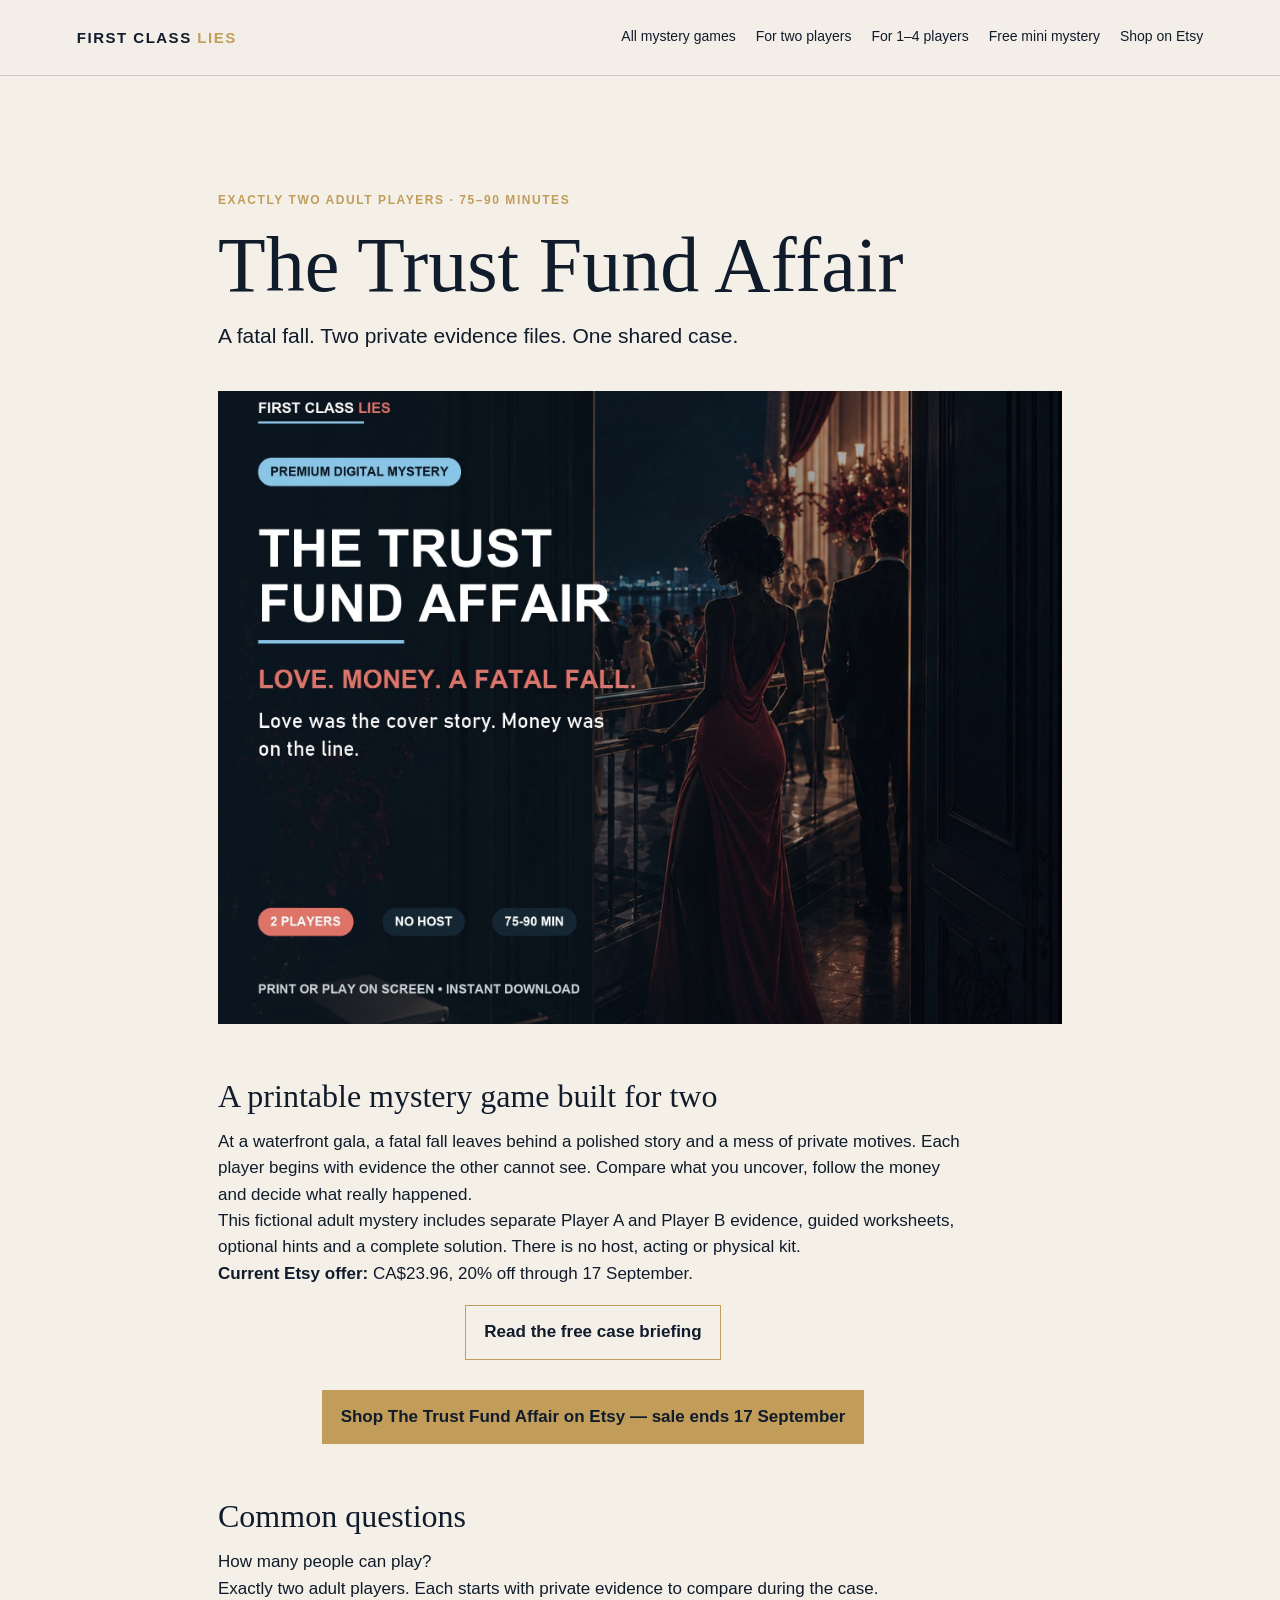
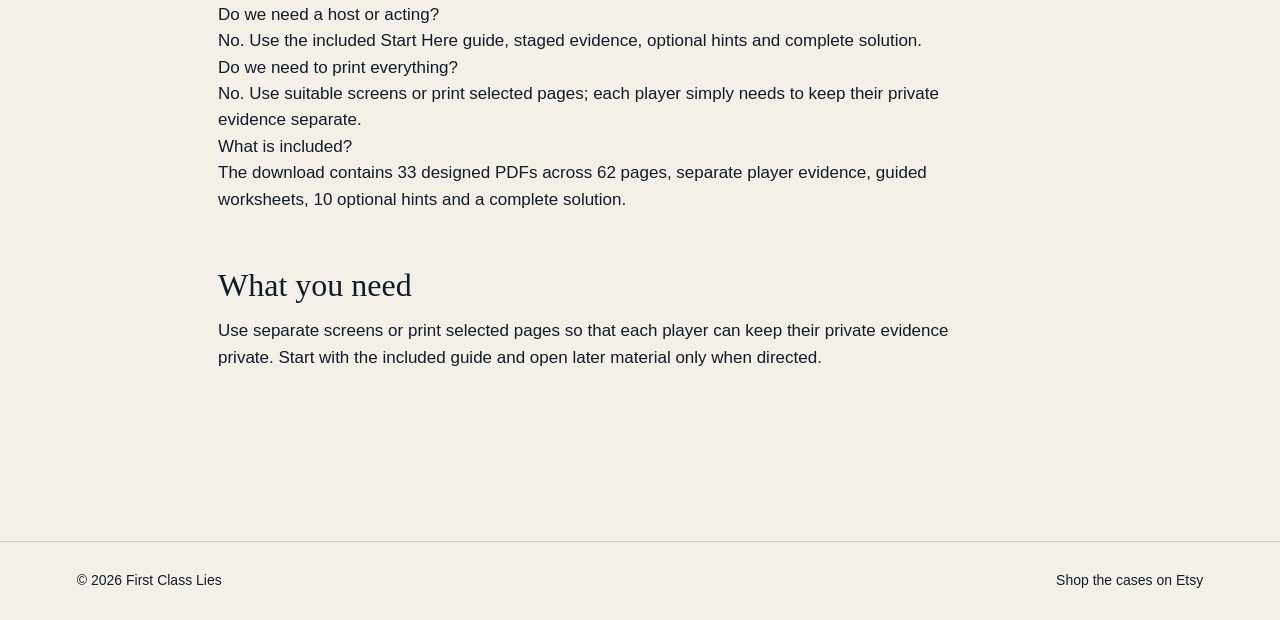
<file: trust-fund-affair/index.html>
<!DOCTYPE html><html lang="en"><head><meta charSet="utf-8"/><meta name="viewport" content="width=device-width, initial-scale=1"/><link rel="preload" href="/trust-fund-case.jpg" as="image"/><link rel="stylesheet" href="/_next/static/css/index.NVfWSIfI.css" data-rsc-css-href="/_next/static/css/index.NVfWSIfI.css" data-precedence="vite-rsc/importer-resources"/><link rel="modulepreload" fetchPriority="low" href="/_next/static/chunks/index-RnAkbZ2X.js"/><script src="/_next/static/chunks/rolldown-runtime-C60lm6uB.js" type="module" async=""></script><script src="/_next/static/chunks/framework-D_rUT4EX.js" type="module" async=""></script><script src="/_next/static/chunks/app-elements-H_Dr48wG.js" type="module" async=""></script><script src="/_next/static/chunks/hash-Cp347hhd.js" type="module" async=""></script><script src="/_next/static/chunks/record-uXSNv6cl.js" type="module" async=""></script><script src="/_next/static/chunks/app-rsc-cache-busting-D1on3z-T.js" type="module" async=""></script><script src="/_next/static/chunks/app-rsc-render-mode-CvTCGruk.js" type="module" async=""></script><script src="/_next/static/chunks/headers-C_MtfdF4.js" type="module" async=""></script><script src="/_next/static/chunks/protocol-headers-B9-bVeat.js" type="module" async=""></script><script src="/_next/static/chunks/deployment-id-DFhHa9wO.js" type="module" async=""></script><script src="/_next/static/chunks/navigation-errors-D5LMQqDL.js" type="module" async=""></script><link rel="modulepreload" href="/_next/static/chunks/layout-segment-context-RhFK4sGN.js" crossorigin=""/><link rel="modulepreload" href="/_next/static/chunks/link-385LNwHl.js" crossorigin=""/><link rel="modulepreload" href="/_next/static/chunks/app-route-prefetch-policy-ZGUzp7mO.js" crossorigin=""/><link rel="modulepreload" href="/_next/static/chunks/query-DDhZxhdQ.js" crossorigin=""/><title>Two-Player Printable Mystery Game: The Trust Fund Affair | First Class Lies</title><meta name="description" content="A two-player printable mystery game for adults. Compare private evidence and solve a fatal fall at a waterfront gala in 75–90 minutes."/><meta property="og:title" content="The Trust Fund Affair | Two-Player Printable Mystery Game"/><meta property="og:description" content="Compare private evidence and solve a fatal fall at a waterfront gala in 75–90 minutes."/><meta property="og:image" content="https://firstclasslies.github.io/trust-fund-date-night-pinterest.png"/><meta property="og:image:width" content="1024"/><meta property="og:image:height" content="1536"/><meta property="og:image:alt" content="Two players at a waterfront gala mystery game scene"/><meta name="twitter:card" content="summary_large_image"/><meta name="twitter:title" content="The Trust Fund Affair | Two-Player Printable Mystery Game"/><meta name="twitter:description" content="Compare private evidence and solve a fatal fall at a waterfront gala in 75–90 minutes."/><meta name="twitter:image" content="https://firstclasslies.github.io/trust-fund-date-night-pinterest.png"/><link rel="canonical" href="https://firstclasslies.github.io/trust-fund-affair"/><meta name="google-site-verification" content="GK1ERKu0eB01ZQmQpHS7brjux6IkTejGjz5f9nvBj6A"/><meta name="p:domain_verify" content="605ce95a4108009ff75aaf8a3aedfe48"/><script>Object.assign(((self[Symbol.for("vinext.navigationRuntime")]??={bootstrap:{routeManifest:null},functions:{}}).bootstrap.rsc??={rsc:[]}),{params:{},nav:{"pathname":"/trust-fund-affair","searchParams":[]}})</script><link rel="modulepreload" href="/_next/static/chunks/index-RnAkbZ2X.js" />
</head><body><script type="application/ld+json">{"@context":"https://schema.org","@type":"Organization","name":"First Class Lies","url":"https://firstclasslies.github.io/","sameAs":["https://firstclasslies.etsy.com/","https://www.pinterest.com/firstclassliesmystery/","https://www.youtube.com/@FirstClassLiesMystery"]}</script><header class="site-header"><a href="/" class="brand">FIRST CLASS <em>LIES</em></a><nav aria-label="Main navigation"><a href="/printable-mystery-games-for-adults">All mystery games</a><a href="/trust-fund-affair">For two players</a><a href="/love-lies-laundered-money">For 1–4 players</a><a href="/free-mini-mystery">Free mini mystery</a><a href="https://firstclasslies.etsy.com/?utm_source=first_class_lies_site&amp;utm_medium=organic&amp;utm_campaign=brand_site">Shop on Etsy</a></nav></header><main class="detail"><script type="application/ld+json">{"@context":"https://schema.org","@type":"Product","name":"The Trust Fund Affair","description":"A two-player printable mystery game for adults. Compare private evidence and solve a fatal fall at a waterfront gala in 75–90 minutes.","image":"https://firstclasslies.github.io/trust-fund-case.jpg","brand":{"@type":"Brand","name":"First Class Lies"},"category":"Printable mystery game","offers":{"@type":"Offer","url":"https://www.etsy.com/ca/listing/4569212128/printable-escape-room-for-adults-the?utm_source=first_class_lies_site&utm_medium=organic&utm_campaign=trust_fund_page","priceCurrency":"CAD","price":"23.96","priceValidUntil":"2026-09-17","availability":"https://schema.org/InStock","itemCondition":"https://schema.org/NewCondition"}}</script><script type="application/ld+json">{"@context":"https://schema.org","@type":"FAQPage","mainEntity":[{"@type":"Question","name":"How many people can play The Trust Fund Affair?","acceptedAnswer":{"@type":"Answer","text":"The Trust Fund Affair is designed for exactly two adult players. Each player begins with private evidence to compare during the investigation."}},{"@type":"Question","name":"Do we need a host or acting?","acceptedAnswer":{"@type":"Answer","text":"No. The case includes a Start Here guide, staged evidence, optional hints and a full solution. No host, acting, props or outside website are required."}},{"@type":"Question","name":"Do we need to print everything?","acceptedAnswer":{"@type":"Answer","text":"No. You can use suitable screens or print selected pages. Each player needs to keep their private evidence separate."}},{"@type":"Question","name":"What is included?","acceptedAnswer":{"@type":"Answer","text":"The digital ZIP includes 33 designed PDFs across 62 pages, separate Player A and Player B evidence, guided worksheets, 10 optional hints and a complete solution."}}]}</script><p class="eyebrow">Exactly two adult players · 75–90 minutes</p><h1>The Trust Fund Affair</h1><p class="lead">A fatal fall. Two private evidence files. One shared case.</p><img src="/trust-fund-case.jpg" alt="The Trust Fund Affair printable mystery game case files"/><section><h2>A printable mystery game built for two</h2><p>At a waterfront gala, a fatal fall leaves behind a polished story and a mess of private motives. Each player begins with evidence the other cannot see. Compare what you uncover, follow the money and decide what really happened.</p><p>This fictional adult mystery includes separate Player A and Player B evidence, guided worksheets, optional hints and a complete solution. There is no host, acting or physical kit.</p><p><strong>Current Etsy offer:</strong> CA$23.96, 20% off through 17 September.</p><div class="button-row"><a href="/trust-fund-affair-case-briefing" class="button button-quiet">Read the free case briefing</a><a class="button" href="https://www.etsy.com/ca/listing/4569212128/printable-escape-room-for-adults-the?utm_source=first_class_lies_site&amp;utm_medium=organic&amp;utm_campaign=trust_fund_page">Shop The Trust Fund Affair on Etsy — sale ends 17 September</a></div></section><section><h2>Common questions</h2><h3>How many people can play?</h3><p>Exactly two adult players. Each starts with private evidence to compare during the case.</p><h3>Do we need a host or acting?</h3><p>No. Use the included Start Here guide, staged evidence, optional hints and complete solution.</p><h3>Do we need to print everything?</h3><p>No. Use suitable screens or print selected pages; each player simply needs to keep their private evidence separate.</p><h3>What is included?</h3><p>The download contains 33 designed PDFs across 62 pages, separate player evidence, guided worksheets, 10 optional hints and a complete solution.</p></section><section><h2>What you need</h2><p>Use separate screens or print selected pages so that each player can keep their private evidence private. Start with the included guide and open later material only when directed.</p></section></main><footer><span>© 2026 First Class Lies</span><a href="https://firstclasslies.etsy.com/?utm_source=first_class_lies_site&amp;utm_medium=organic&amp;utm_campaign=brand_site">Shop the cases on Etsy</a></footer><script type="module" src="/_next/static/chunks/index-RnAkbZ2X.js" id="_R_" async=""></script><script>((self[Symbol.for("vinext.navigationRuntime")]??={bootstrap:{routeManifest:null},functions:{}}).bootstrap.rsc??={rsc:[]}).rsc.push("0:{\"page:/trust-fund-affair\":\"$L1\",\"layout:/\":\"$L2\",\"route:/trust-fund-affair\":\"$L3\",\"__route\":\"route:/trust-fund-affair\",\"__interceptionContext\":null,\"__layoutIds\":[\"layout:/\"],\"__rootLayout\":\"/\",\"__bfcacheSegmentIdentities\":{\"layout:/\":\"[\\\"layout\\\",\\\"layout:/\\\",\\\"root-boundary:/\\\",\\\"\\\"]\",\"page:/trust-fund-affair\":\"[\\\"page\\\",\\\"page:/trust-fund-affair\\\",\\\"root-boundary:/\\\",\\\"[\\\\\\\"trust-fund-affair\\\\\\\"]\\\"]\"},\"__srcPage\":[\"trust-fund-affair\",\"page\"],\"__layoutFlags\":{\"layout:/\":\"s\"},\"__artifactCompatibility\":{\"schemaVersion\":1,\"graphVersion\":\"app-route-graph:e949cfb8b3a4c477\",\"deploymentVersion\":\"b65eb98f-8f67-4e37-aa5d-f43bc2dddb83\",\"appElementsSchemaVersion\":1,\"rscPayloadSchemaVersion\":1,\"rootBoundaryId\":\"/\",\"renderEpoch\":null}}\n")</script><script>((self[Symbol.for("vinext.navigationRuntime")]??={bootstrap:{routeManifest:null},functions:{}}).bootstrap.rsc??={rsc:[]}).rsc.push("4:I[\"c2747888630f\",[],\"default\",1]\n")</script><script>((self[Symbol.for("vinext.navigationRuntime")]??={bootstrap:{routeManifest:null},functions:{}}).bootstrap.rsc??={rsc:[]}).rsc.push("5:I[\"8c0f216c4604\",[],\"Children\",1]\n")</script><script>((self[Symbol.for("vinext.navigationRuntime")]??={bootstrap:{routeManifest:null},functions:{}}).bootstrap.rsc??={rsc:[]}).rsc.push("6:I[\"593f344dc510\",[],\"GlobalErrorBoundary\",1]\n")</script><script>((self[Symbol.for("vinext.navigationRuntime")]??={bootstrap:{routeManifest:null},functions:{}}).bootstrap.rsc??={rsc:[]}).rsc.push("7:I[\"0b874ad30386\",[],\"default\",1]\n")</script><script>((self[Symbol.for("vinext.navigationRuntime")]??={bootstrap:{routeManifest:null},functions:{}}).bootstrap.rsc??={rsc:[]}).rsc.push("8:I[\"593f344dc510\",[],\"ErrorBoundary\",1]\n")</script><script>((self[Symbol.for("vinext.navigationRuntime")]??={bootstrap:{routeManifest:null},functions:{}}).bootstrap.rsc??={rsc:[]}).rsc.push("9:I[\"15c18cfaeeff\",[],\"LayoutSegmentProvider\",1]\n")</script><script>((self[Symbol.for("vinext.navigationRuntime")]??={bootstrap:{routeManifest:null},functions:{}}).bootstrap.rsc??={rsc:[]}).rsc.push("a:I[\"8c0f216c4604\",[],\"Slot\",1]\n")</script><script>((self[Symbol.for("vinext.navigationRuntime")]??={bootstrap:{routeManifest:null},functions:{}}).bootstrap.rsc??={rsc:[]}).rsc.push("b:I[\"593f344dc510\",[],\"NotFoundBoundary\",1]\n")</script><script>((self[Symbol.for("vinext.navigationRuntime")]??={bootstrap:{routeManifest:null},functions:{}}).bootstrap.rsc??={rsc:[]}).rsc.push("c:I[\"9276801271d6\",[],\"AppRouterScrollTarget\",1]\n")</script><script>((self[Symbol.for("vinext.navigationRuntime")]??={bootstrap:{routeManifest:null},functions:{}}).bootstrap.rsc??={rsc:[]}).rsc.push("d:I[\"593f344dc510\",[],\"RedirectBoundary\",1]\n")</script><script>((self[Symbol.for("vinext.navigationRuntime")]??={bootstrap:{routeManifest:null},functions:{}}).bootstrap.rsc??={rsc:[]}).rsc.push(":HL[\"/_next/static/css/index.NVfWSIfI.css\",\"style\"     ]\n")</script><script>((self[Symbol.for("vinext.navigationRuntime")]??={bootstrap:{routeManifest:null},functions:{}}).bootstrap.rsc??={rsc:[]}).rsc.push("2:[[[\"$\",\"link\",\"css:/_next/static/css/index.NVfWSIfI.css\",{\"rel\":\"stylesheet\",\"precedence\":\"vite-rsc/importer-resources\",\"href\":\"/_next/static/css/index.NVfWSIfI.css\",\"data-rsc-css-href\":\"/_next/static/css/index.NVfWSIfI.css\"}],\"$undefined\"],[\"$\",\"html\",null,{\"lang\":\"en\",\"children\":[\"$\",\"body\",null,{\"children\":[[\"$\",\"script\",null,{\"type\":\"application/ld+json\",\"dangerouslySetInnerHTML\":{\"__html\":\"{\\\"@context\\\":\\\"https://schema.org\\\",\\\"@type\\\":\\\"Organization\\\",\\\"name\\\":\\\"First Class Lies\\\",\\\"url\\\":\\\"https://firstclasslies.github.io/\\\",\\\"sameAs\\\":[\\\"https://firstclasslies.etsy.com/\\\",\\\"https://www.pinterest.com/firstclassliesmystery/\\\",\\\"https://www.youtube.com/@FirstClassLiesMystery\\\"]}\"}}],[\"$\",\"header\",null,{\"className\":\"site-header\",\"children\":[[\"$\",\"$L4\",null,{\"href\":\"/\",\"className\":\"brand\",\"children\":[\"FIRST CLASS \",[\"$\",\"em\",null,{\"children\":\"LIES\"}]]}],[\"$\",\"nav\",null,{\"aria-label\":\"Main navigation\",\"children\":[[\"$\",\"$L4\",null,{\"href\":\"/printable-mystery-games-for-adults\",\"children\":\"All mystery games\"}],[\"$\",\"$L4\",null,{\"href\":\"/trust-fund-affair\",\"children\":\"For two players\"}],[\"$\",\"$L4\",null,{\"href\":\"/love-lies-laundered-money\",\"children\":\"For 1–4 players\"}],[\"$\",\"$L4\",null,{\"href\":\"/free-mini-mystery\",\"children\":\"Free mini mystery\"}],[\"$\",\"a\",null,{\"href\":\"https://firstclasslies.etsy.com/?utm_source=first_class_lies_site\u0026utm_medium=organic\u0026utm_campaign=brand_site\",\"children\":\"Shop on Etsy\"}]]}]]}],[\"$\",\"$L5\",null,{}],[\"$\",\"footer\",null,{\"children\":[[\"$\",\"span\",null,{\"children\":\"© 2026 First Class Lies\"}],[\"$\",\"a\",null,{\"href\":\"https://firstclasslies.etsy.com/?utm_source=first_class_lies_site\u0026utm_medium=organic\u0026utm_campaign=brand_site\",\"children\":\"Shop the cases on Etsy\"}]]}]]}]}]]\n")</script><script>((self[Symbol.for("vinext.navigationRuntime")]??={bootstrap:{routeManifest:null},functions:{}}).bootstrap.rsc??={rsc:[]}).rsc.push("3:[[[\"$\",\"meta\",null,{\"charSet\":\"utf-8\"}],[[\"$\",\"title\",\"0\",{\"children\":\"Two-Player Printable Mystery Game: The Trust Fund Affair | First Class Lies\"}],[\"$\",\"meta\",\"1\",{\"name\":\"description\",\"content\":\"A two-player printable mystery game for adults. Compare private evidence and solve a fatal fall at a waterfront gala in 75–90 minutes.\"}],[\"$\",\"meta\",\"2\",{\"property\":\"og:title\",\"content\":\"The Trust Fund Affair | Two-Player Printable Mystery Game\"}],[\"$\",\"meta\",\"3\",{\"property\":\"og:description\",\"content\":\"Compare private evidence and solve a fatal fall at a waterfront gala in 75–90 minutes.\"}],[\"$\",\"meta\",\"4\",{\"property\":\"og:image\",\"content\":\"https://firstclasslies.github.io/trust-fund-date-night-pinterest.png\"}],[\"$\",\"meta\",\"5\",{\"property\":\"og:image:width\",\"content\":\"1024\"}],[\"$\",\"meta\",\"6\",{\"property\":\"og:image:height\",\"content\":\"1536\"}],[\"$\",\"meta\",\"7\",{\"property\":\"og:image:alt\",\"content\":\"Two players at a waterfront gala mystery game scene\"}],[\"$\",\"meta\",\"8\",{\"name\":\"twitter:card\",\"content\":\"summary_large_image\"}],[\"$\",\"meta\",\"9\",{\"name\":\"twitter:title\",\"content\":\"The Trust Fund Affair | Two-Player Printable Mystery Game\"}],[\"$\",\"meta\",\"10\",{\"name\":\"twitter:description\",\"content\":\"Compare private evidence and solve a fatal fall at a waterfront gala in 75–90 minutes.\"}],[\"$\",\"meta\",\"11\",{\"name\":\"twitter:image\",\"content\":\"https://firstclasslies.github.io/trust-fund-date-night-pinterest.png\"}],[\"$\",\"link\",\"12\",{\"rel\":\"canonical\",\"href\":\"https://firstclasslies.github.io/trust-fund-affair\"}],[\"$\",\"meta\",\"13\",{\"name\":\"google-site-verification\",\"content\":\"GK1ERKu0eB01ZQmQpHS7brjux6IkTejGjz5f9nvBj6A\"}],[\"$\",\"meta\",\"14\",{\"name\":\"p:domain_verify\",\"content\":\"605ce95a4108009ff75aaf8a3aedfe48\"}]],[[\"$\",\"meta\",\"0\",{\"name\":\"viewport\",\"content\":\"width=device-width, initial-scale=1\"}]]],[\"$\",\"$L6\",null,{\"fallback\":\"$7\",\"children\":[\"$\",\"$L8\",null,{\"fallback\":\"$7\",\"children\":[\"$\",\"$L9\",null,{\"providerId\":\"layout:/\",\"segmentMap\":{\"children\":[\"trust-fund-affair\"]},\"children\":[\"$\",\"$La\",null,{\"id\":\"layout:/\",\"parallelSlots\":\"$undefined\",\"children\":[\"$\",\"$Lb\",null,{\"resetKey\":\"trust-fund-affair\",\"fallback\":[[\"$\",\"title\",null,{\"children\":\"404: This page could not be found.\"}],[\"$\",\"div\",null,{\"style\":{\"fontFamily\":\"system-ui,\\\"Segoe UI\\\",Roboto,Helvetica,Arial,sans-serif,\\\"Apple Color Emoji\\\",\\\"Segoe UI Emoji\\\"\",\"height\":\"100vh\",\"textAlign\":\"center\",\"display\":\"flex\",\"flexDirection\":\"column\",\"alignItems\":\"center\",\"justifyContent\":\"center\"},\"children\":[\"$\",\"div\",null,{\"children\":[[\"$\",\"style\",null,{\"dangerouslySetInnerHTML\":{\"__html\":\"body{color:#000;background:#fff;margin:0}.next-error-h1{border-right:1px solid rgba(0,0,0,.3)}@media (prefers-color-scheme:dark){body{color:#fff;background:#000}.next-error-h1{border-right:1px solid rgba(255,255,255,.3)}}\"}}],[\"$\",\"h1\",null,{\"className\":\"next-error-h1\",\"style\":{\"display\":\"inline-block\",\"margin\":\"0 20px 0 0\",\"padding\":\"0 23px 0 0\",\"fontSize\":24,\"fontWeight\":500,\"verticalAlign\":\"top\",\"lineHeight\":\"49px\"},\"children\":404}],[\"$\",\"div\",null,{\"style\":{\"display\":\"inline-block\"},\"children\":[\"$\",\"h2\",null,{\"style\":{\"fontSize\":14,\"fontWeight\":400,\"lineHeight\":\"49px\",\"margin\":0},\"children\":\"This page could not be found.\"}]}]]}]}]],\"children\":[\"$\",\"$Lc\",null,{\"children\":[\"$\",\"$Ld\",null,{\"children\":[[\"$\",\"$L9\",null,{\"providerId\":\"page:/trust-fund-affair\",\"segmentMap\":{\"children\":[\"__PAGE__\"]},\"children\":[\"$\",\"$La\",null,{\"id\":\"page:/trust-fund-affair\"}]}],null]}]}]}]}]}]}]}],null,null]\n")</script><script>((self[Symbol.for("vinext.navigationRuntime")]??={bootstrap:{routeManifest:null},functions:{}}).bootstrap.rsc??={rsc:[]}).rsc.push(":HL[\"/trust-fund-case.jpg\",\"image\"]\n")</script><script>((self[Symbol.for("vinext.navigationRuntime")]??={bootstrap:{routeManifest:null},functions:{}}).bootstrap.rsc??={rsc:[]}).rsc.push("e:T42a,")</script><script>((self[Symbol.for("vinext.navigationRuntime")]??={bootstrap:{routeManifest:null},functions:{}}).bootstrap.rsc??={rsc:[]}).rsc.push("{\"@context\":\"https://schema.org\",\"@type\":\"FAQPage\",\"mainEntity\":[{\"@type\":\"Question\",\"name\":\"How many people can play The Trust Fund Affair?\",\"acceptedAnswer\":{\"@type\":\"Answer\",\"text\":\"The Trust Fund Affair is designed for exactly two adult players. Each player begins with private evidence to compare during the investigation.\"}},{\"@type\":\"Question\",\"name\":\"Do we need a host or acting?\",\"acceptedAnswer\":{\"@type\":\"Answer\",\"text\":\"No. The case includes a Start Here guide, staged evidence, optional hints and a full solution. No host, acting, props or outside website are required.\"}},{\"@type\":\"Question\",\"name\":\"Do we need to print everything?\",\"acceptedAnswer\":{\"@type\":\"Answer\",\"text\":\"No. You can use suitable screens or print selected pages. Each player needs to keep their private evidence separate.\"}},{\"@type\":\"Question\",\"name\":\"What is included?\",\"acceptedAnswer\":{\"@type\":\"Answer\",\"text\":\"The digital ZIP includes 33 designed PDFs across 62 pages, separate Player A and Player B evidence, guided worksheets, 10 optional hints and a complete solution.\"}}]}")</script><script>((self[Symbol.for("vinext.navigationRuntime")]??={bootstrap:{routeManifest:null},functions:{}}).bootstrap.rsc??={rsc:[]}).rsc.push("1:[\"$\",\"main\",null,{\"className\":\"detail\",\"children\":[[\"$\",\"script\",null,{\"type\":\"application/ld+json\",\"dangerouslySetInnerHTML\":{\"__html\":\"{\\\"@context\\\":\\\"https://schema.org\\\",\\\"@type\\\":\\\"Product\\\",\\\"name\\\":\\\"The Trust Fund Affair\\\",\\\"description\\\":\\\"A two-player printable mystery game for adults. Compare private evidence and solve a fatal fall at a waterfront gala in 75–90 minutes.\\\",\\\"image\\\":\\\"https://firstclasslies.github.io/trust-fund-case.jpg\\\",\\\"brand\\\":{\\\"@type\\\":\\\"Brand\\\",\\\"name\\\":\\\"First Class Lies\\\"},\\\"category\\\":\\\"Printable mystery game\\\",\\\"offers\\\":{\\\"@type\\\":\\\"Offer\\\",\\\"url\\\":\\\"https://www.etsy.com/ca/listing/4569212128/printable-escape-room-for-adults-the?utm_source=first_class_lies_site\u0026utm_medium=organic\u0026utm_campaign=trust_fund_page\\\",\\\"priceCurrency\\\":\\\"CAD\\\",\\\"price\\\":\\\"23.96\\\",\\\"priceValidUntil\\\":\\\"2026-09-17\\\",\\\"availability\\\":\\\"https://schema.org/InStock\\\",\\\"itemCondition\\\":\\\"https://schema.org/NewCondition\\\"}}\"}}],[\"$\",\"script\",null,{\"type\":\"application/ld+json\",\"dangerouslySetInnerHTML\":{\"__html\":\"$e\"}}],[\"$\",\"p\",null,{\"className\":\"eyebrow\",\"children\":\"Exactly two adult players · 75–90 minutes\"}],[\"$\",\"h1\",null,{\"children\":\"The Trust Fund Affair\"}],[\"$\",\"p\",null,{\"className\":\"lead\",\"children\":\"A fatal fall. Two private evidence files. One shared case.\"}],[\"$\",\"img\",null,{\"src\":\"/trust-fund-case.jpg\",\"alt\":\"The Trust Fund Affair printable mystery game case files\"}],[\"$\",\"section\",null,{\"children\":[[\"$\",\"h2\",null,{\"children\":\"A printable mystery game built for two\"}],[\"$\",\"p\",null,{\"children\":\"At a waterfront gala, a fatal fall leaves behind a polished story and a mess of private motives. Each player begins with evidence the other cannot see. Compare what you uncover, follow the money and decide what really happened.\"}],[\"$\",\"p\",null,{\"children\":\"This fictional adult mystery includes separate Player A and Player B evidence, guided worksheets, optional hints and a complete solution. There is no host, acting or physical kit.\"}],[\"$\",\"p\",null,{\"children\":[[\"$\",\"strong\",null,{\"children\":\"Current Etsy offer:\"}],\" CA$23.96, 20% off through 17 September.\"]}],[\"$\",\"div\",null,{\"className\":\"button-row\",\"children\":[[\"$\",\"$L4\",null,{\"className\":\"button button-quiet\",\"href\":\"/trust-fund-affair-case-briefing\",\"children\":\"Read the free case briefing\"}],[\"$\",\"a\",null,{\"className\":\"button\",\"href\":\"https://www.etsy.com/ca/listing/4569212128/printable-escape-room-for-adults-the?utm_source=first_class_lies_site\u0026utm_medium=organic\u0026utm_campaign=trust_fund_page\",\"children\":\"Shop The Trust Fund Affair on Etsy — sale ends 17 September\"}]]}]]}],\"$Lf\",\"$L10\"]}]\n")</script><script>((self[Symbol.for("vinext.navigationRuntime")]??={bootstrap:{routeManifest:null},functions:{}}).bootstrap.rsc??={rsc:[]}).rsc.push("f:[\"$\",\"section\",null,{\"children\":[[\"$\",\"h2\",null,{\"children\":\"Common questions\"}],[\"$\",\"h3\",null,{\"children\":\"How many people can play?\"}],[\"$\",\"p\",null,{\"children\":\"Exactly two adult players. Each starts with private evidence to compare during the case.\"}],[\"$\",\"h3\",null,{\"children\":\"Do we need a host or acting?\"}],[\"$\",\"p\",null,{\"children\":\"No. Use the included Start Here guide, staged evidence, optional hints and complete solution.\"}],[\"$\",\"h3\",null,{\"children\":\"Do we need to print everything?\"}],[\"$\",\"p\",null,{\"children\":\"No. Use suitable screens or print selected pages; each player simply needs to keep their private evidence separate.\"}],[\"$\",\"h3\",null,{\"children\":\"What is included?\"}],[\"$\",\"p\",null,{\"children\":\"The download contains 33 designed PDFs across 62 pages, separate player evidence, guided worksheets, 10 optional hints and a complete solution.\"}]]}]\n")</script><script>((self[Symbol.for("vinext.navigationRuntime")]??={bootstrap:{routeManifest:null},functions:{}}).bootstrap.rsc??={rsc:[]}).rsc.push("10:[\"$\",\"section\",null,{\"children\":[[\"$\",\"h2\",null,{\"children\":\"What you need\"}],[\"$\",\"p\",null,{\"children\":\"Use separate screens or print selected pages so that each player can keep their private evidence private. Start with the included guide and open later material only when directed.\"}]]}]\n")</script><script>Object.assign(((self[Symbol.for("vinext.navigationRuntime")]??={bootstrap:{routeManifest:null},functions:{}}).bootstrap.rsc??={rsc:[]}),{"initialCacheKind":"static"});((self[Symbol.for("vinext.navigationRuntime")]??={bootstrap:{routeManifest:null},functions:{}}).bootstrap.rsc??={rsc:[]}).done=true</script></body></html>
</file>
